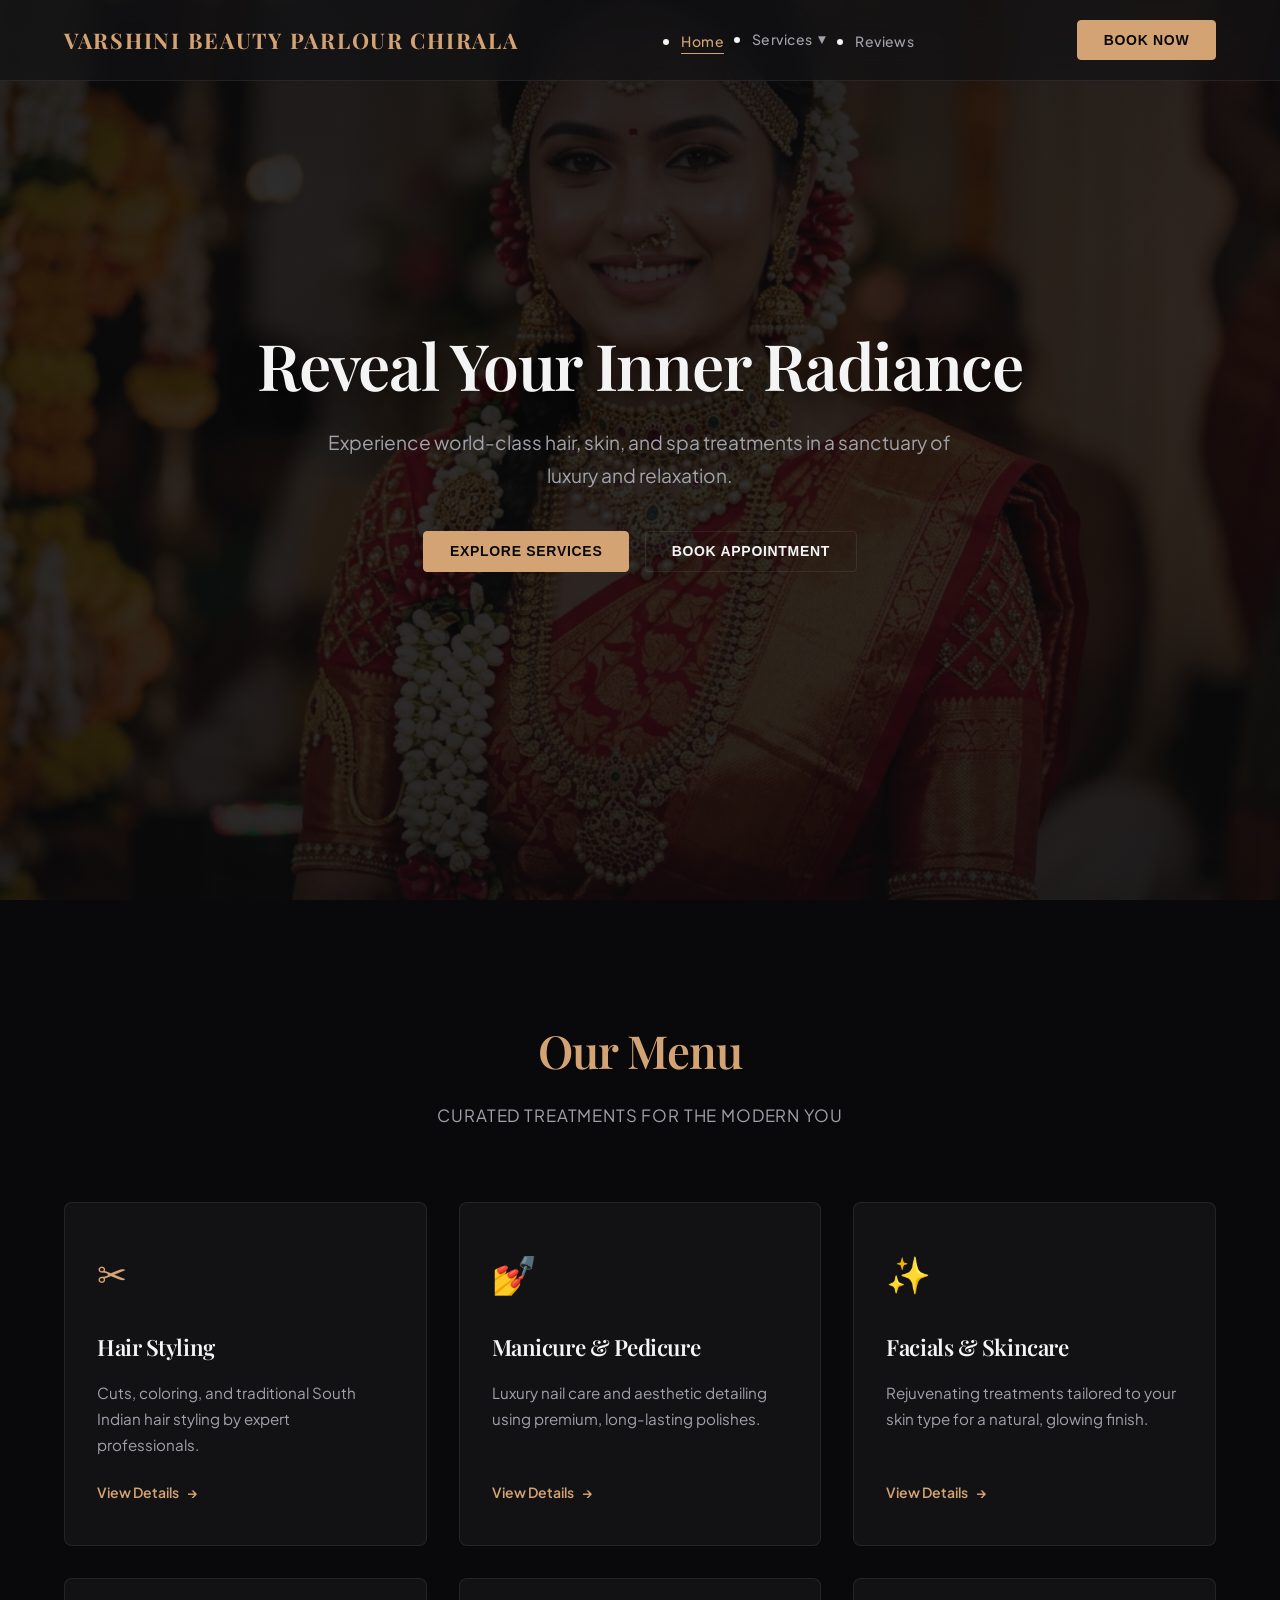
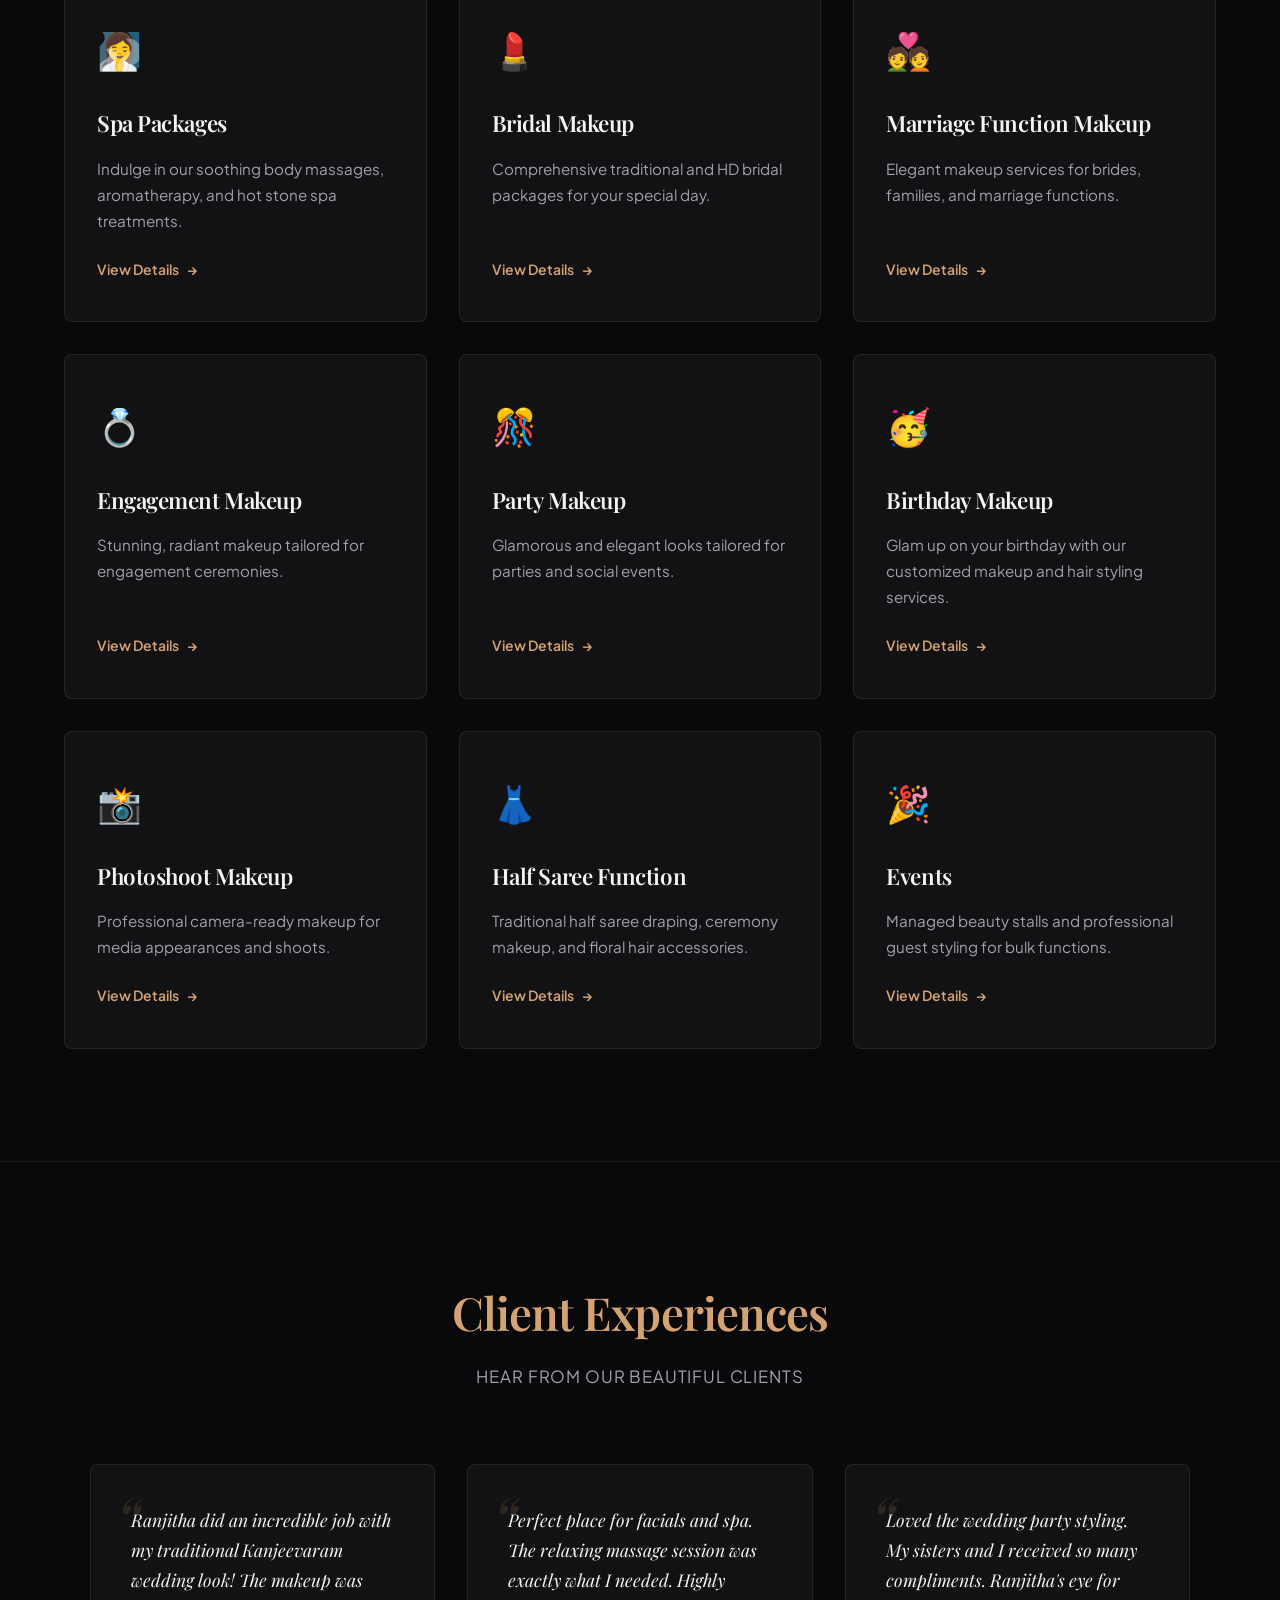
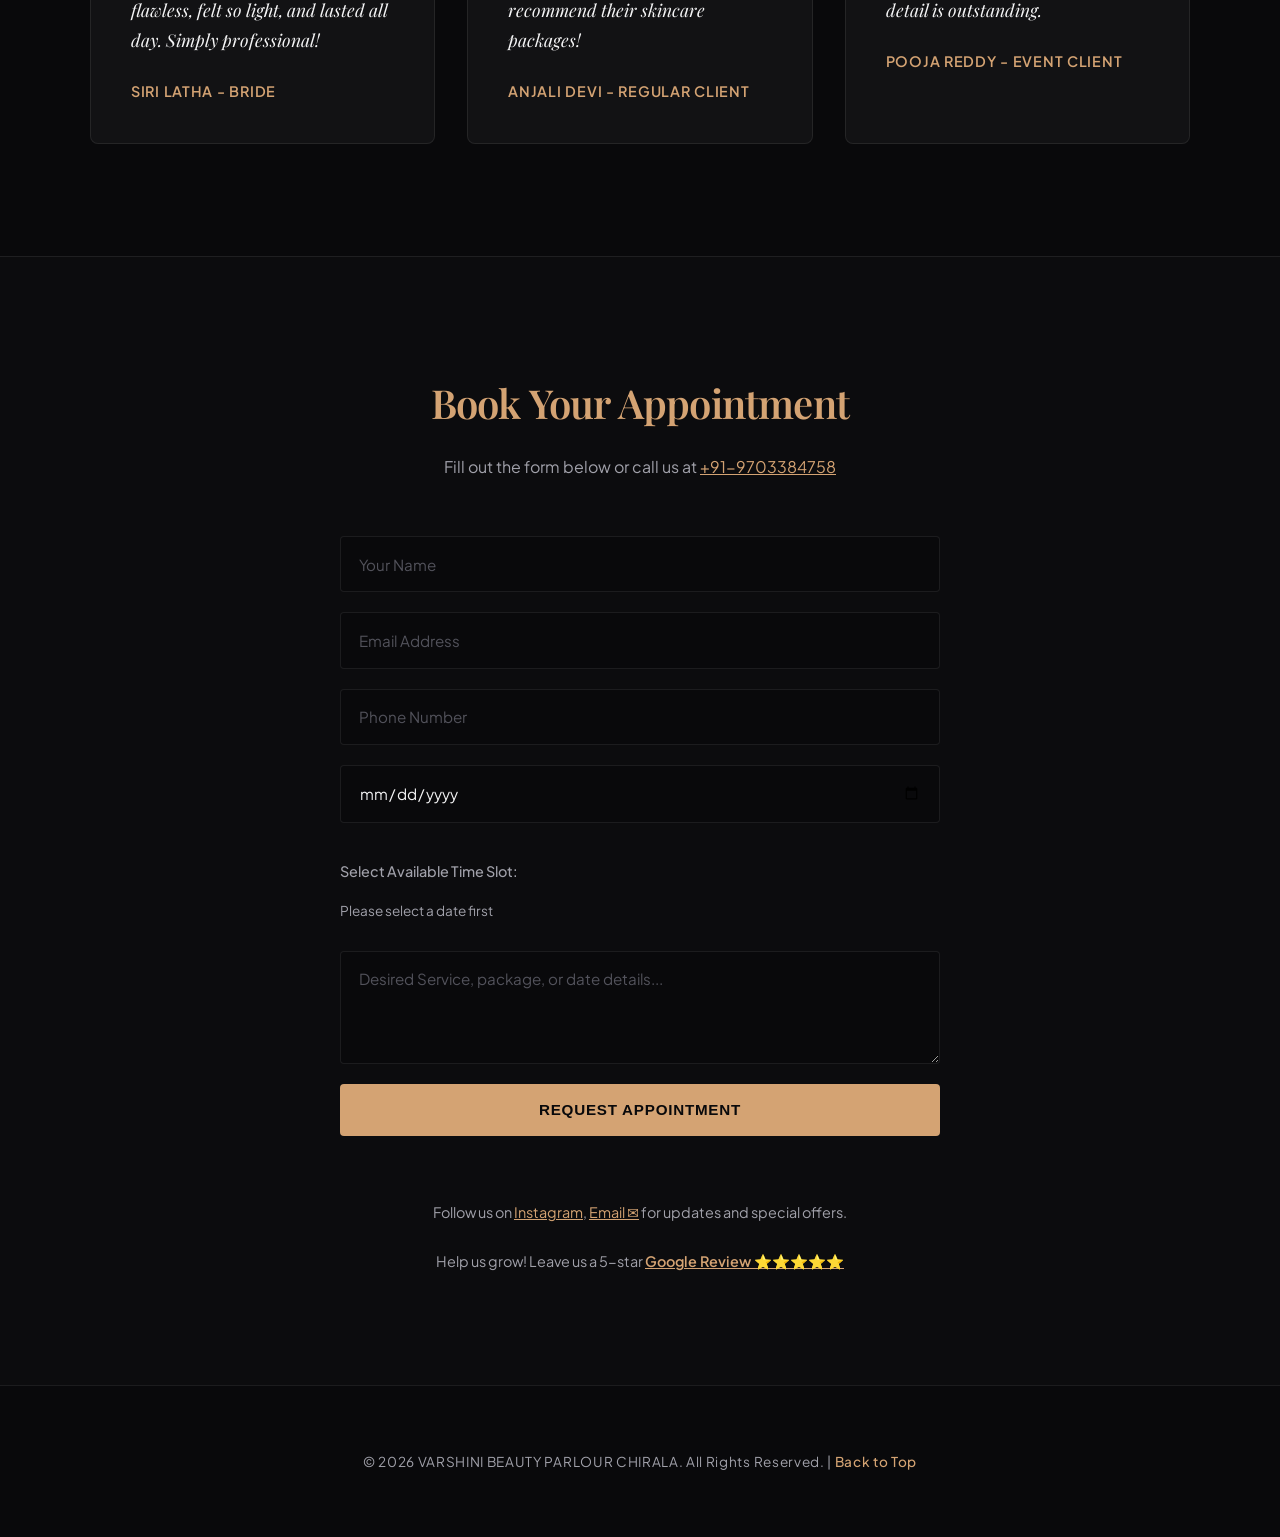
<file: index.html>
<!DOCTYPE html>
<html lang="en">
<head>
  <meta charset="UTF-8" />
  <meta name="viewport" content="width=device-width, initial-scale=1.0"/>
  <title>VARSHINI BEAUTY PARLOUR CHIRALA | Professional Luxury Salon & Bridal Artistry</title>
  <meta name="description" content="Experience world-class bridal makeup, hair styling, skin care, and luxury spa packages by Ranjitha Majeti, the premier makeup artist in Chirala. Request an appointment today." />
  <meta name="google-site-verification" content="VPCO5tsZPy_U1bqIwZZHNp5tPCseVTsMLmxn0uWT664" />
  
  <!-- CSS Stylesheet -->
  <link rel="stylesheet" href="style.css" />
  
  <!-- Favicon -->
  <link rel="icon" type="image/x-icon" href="images/favicon.ico">
  <link rel="canonical" href="https://varshinibeautyparlourchirala.vercel.app/" />
  <!-- Redirect GitHub Pages to Vercel (Primary Domain) -->
  <script>
    if (window.location.hostname.includes('github.io')) {
      const targetURL = window.location.href.replace('suhas882.github.io/PARLOUR', 'varshinibeautyparlourchirala.vercel.app');
      window.location.replace(targetURL);
    }
  </script>
</head>

<body>
  <header>
    <div class="logo">VARSHINI BEAUTY PARLOUR CHIRALA</div>

    <ul class="nav-links">
      <li><a href="index.html">Home</a></li>
      <li class="dropdown">
        <a class="dropdown-trigger">Services <span class="arrow">▼</span></a>
        <ul class="dropdown-menu">
          <li><a href="hair-styling.html">Hair Styling</a></li>
          <li><a href="manicure-pedicure.html">Manicure & Pedicure</a></li>
          <li><a href="facials-skincare.html">Facials & Skincare</a></li>
          <li><a href="spa-packages.html">Spa Packages</a></li>
          <li><a href="bridal-makeup.html">Bridal Makeup</a></li>
          <li><a href="Marriage-makeup.html">Marriage Makeup</a></li>
          <li><a href="engagement-makeup.html">Engagement Makeup</a></li>
          <li><a href="party-makeup.html">Party Makeup</a></li>
          <li><a href="birthday.html">Birthday Makeup</a></li>
          <li><a href="photoshoot-makeup.html">Photoshoot Makeup</a></li>
          <li><a href="mature-functions.html">Half Saree Function</a></li>
          <li><a href="events.html">Events & Stalls</a></li>
        </ul>
      </li>
      <li><a href="https://share.google/j1UJa43TyOJhqfgnO" target="_blank" rel="noopener noreferrer">Reviews</a></li>
    </ul>

    <button id="openBookingModal" class="btn-book" aria-haspopup="dialog" aria-controls="bookingModalBackdrop">Book Now</button>
  </header>

  <!-- Hero Section -->
  <section class="hero" id="hero" style="background-image: url('images/hero_bridal.png');">
    <div class="hero-content">
      <h1 class="fade-in-up">Reveal Your Inner Radiance</h1>
      <p class="fade-in-up">Experience world-class hair, skin, and spa treatments in a sanctuary of luxury and relaxation.</p>
      <div class="hero-cta fade-in-up">
        <button class="btn-book" onclick="document.getElementById('services').scrollIntoView({behavior:'smooth'});">Explore Services</button>
        <button class="btn-secondary" onclick="document.getElementById('contact').scrollIntoView({behavior:'smooth'});">Book Appointment</button>
      </div>
    </div>
  </section>

  <!-- Services Grid -->
  <section id="services" class="services">
    <div class="section-title fade-in-up">
      <h2>Our Menu</h2>
      <p>Curated treatments for the modern you</p>
    </div>

    <div class="services-grid">
      <a class="service-card fade-in-up" href="hair-styling.html">
        <div class="service-icon">✂️</div>
        <h3>Hair Styling</h3>
        <p>Cuts, coloring, and traditional South Indian hair styling by expert professionals.</p>
        <span class="service-card-link">View Details</span>
      </a>

      <a class="service-card fade-in-up" href="manicure-pedicure.html">
        <div class="service-icon">💅</div>
        <h3>Manicure & Pedicure</h3>
        <p>Luxury nail care and aesthetic detailing using premium, long-lasting polishes.</p>
        <span class="service-card-link">View Details</span>
      </a>

      <a class="service-card fade-in-up" href="facials-skincare.html">
        <div class="service-icon">✨</div>
        <h3>Facials & Skincare</h3>
        <p>Rejuvenating treatments tailored to your skin type for a natural, glowing finish.</p>
        <span class="service-card-link">View Details</span>
      </a>

      <a class="service-card fade-in-up" href="spa-packages.html">
        <div class="service-icon">🧖‍♀️</div>
        <h3>Spa Packages</h3>
        <p>Indulge in our soothing body massages, aromatherapy, and hot stone spa treatments.</p>
        <span class="service-card-link">View Details</span>
      </a>

      <a class="service-card fade-in-up" href="bridal-makeup.html">
        <div class="service-icon">💄</div>
        <h3>Bridal Makeup</h3>
        <p>Comprehensive traditional and HD bridal packages for your special day.</p>
        <span class="service-card-link">View Details</span>
      </a>

      <a class="service-card fade-in-up" href="Marriage-makeup.html">
        <div class="service-icon">💑</div>
        <h3>Marriage Function Makeup</h3>
        <p>Elegant makeup services for brides, families, and marriage functions.</p>
        <span class="service-card-link">View Details</span>
      </a>

      <a class="service-card fade-in-up" href="engagement-makeup.html">
        <div class="service-icon">💍</div>
        <h3>Engagement Makeup</h3>
        <p>Stunning, radiant makeup tailored for engagement ceremonies.</p>
        <span class="service-card-link">View Details</span>
      </a>

      <a class="service-card fade-in-up" href="party-makeup.html">
        <div class="service-icon">🎊</div>
        <h3>Party Makeup</h3>
        <p>Glamorous and elegant looks tailored for parties and social events.</p>
        <span class="service-card-link">View Details</span>
      </a>

      <a class="service-card fade-in-up" href="birthday.html">
        <div class="service-icon">🥳</div>
        <h3>Birthday Makeup</h3>
        <p>Glam up on your birthday with our customized makeup and hair styling services.</p>
        <span class="service-card-link">View Details</span>
      </a>

      <a class="service-card fade-in-up" href="photoshoot-makeup.html">
        <div class="service-icon">📸</div>
        <h3>Photoshoot Makeup</h3>
        <p>Professional camera-ready makeup for media appearances and shoots.</p>
        <span class="service-card-link">View Details</span>
      </a>

      <a class="service-card fade-in-up" href="mature-functions.html">
        <div class="service-icon">👗</div>
        <h3>Half Saree Function</h3>
        <p>Traditional half saree draping, ceremony makeup, and floral hair accessories.</p>
        <span class="service-card-link">View Details</span>
      </a>

      <a class="service-card fade-in-up" href="events.html">
        <div class="service-icon">🎉</div>
        <h3>Events</h3>
        <p>Managed beauty stalls and professional guest styling for bulk functions.</p>
        <span class="service-card-link">View Details</span>
      </a>
    </div>
  </section>

  <!-- Testimonials Section -->
  <section class="testimonials">
    <div class="section-title fade-in-up">
      <h2>Client Experiences</h2>
      <p>Hear from our beautiful clients</p>
    </div>
    <div class="testimonial-grid">
      <div class="testimonial-card fade-in-up">
        <div class="testimonial-quote">Ranjitha did an incredible job with my traditional Kanjeevaram wedding look! The makeup was flawless, felt so light, and lasted all day. Simply professional!</div>
        <div class="testimonial-author">Siri Latha - Bride</div>
      </div>
      <div class="testimonial-card fade-in-up">
        <div class="testimonial-quote">Perfect place for facials and spa. The relaxing massage session was exactly what I needed. Highly recommend their skincare packages!</div>
        <div class="testimonial-author">Anjali Devi - Regular Client</div>
      </div>
      <div class="testimonial-card fade-in-up">
        <div class="testimonial-quote">Loved the wedding party styling. My sisters and I received so many compliments. Ranjitha's eye for detail is outstanding.</div>
        <div class="testimonial-author">Pooja Reddy - Event Client</div>
      </div>
    </div>
  </section>

  <!-- Contact/Booking Form -->
  <section id="contact" class="contact" aria-labelledby="contactTitle">
    <div class="fade-in-up">
      <h2 id="contactTitle">Book Your Appointment</h2>
      <p>Fill out the form below or call us at <a href="tel:+919703384758" style="color:var(--primary); text-decoration:underline;">+91-9703384758</a></p>
    </div>

    <form id="bookingForm" action="https://hook.eu1.make.com/vsws8u75gg2c3345kpa3mipmmzl6y8ot" method="POST" class="fade-in-up">
      <input name="name" type="text" placeholder="Your Name" required />
      <input name="email" type="email" placeholder="Email Address" required />
      <input name="phone" type="tel" placeholder="Phone Number" />
      <div style="display: flex; gap: 1rem;">
        <input name="Date" type="date" placeholder="Date" required />
        <input name="Time" type="time" placeholder="Time" required />
      </div>  
      <textarea name="message" rows="4" placeholder="Desired Service, package, or date details..."></textarea>
      <button type="submit">Request Appointment</button>
    </form>

    <div class="fade-in-up" style="margin-top: 4rem; font-size: 0.9rem; text-align: center; color: var(--text-muted);">
      Follow us on
      <a href="https://www.instagram.com/ranjitha_chirala_makeup_artist?igsh=MXJxa2d5NXhjMjUxcQ==" target="_blank" rel="noopener noreferrer" style="color:var(--primary); text-decoration:underline;">Instagram</a>,
      <a href="mailto:majetiranjitha@gmail.com" style="color:var(--primary); text-decoration:underline;">Email ✉️</a> for updates and special offers.<br><br>Help us grow! Leave us a 5-star <a href="https://share.google/j1UJa43TyOJhqfgnO" target="_blank" rel="noopener noreferrer" style="color:var(--primary); text-decoration:underline; font-weight: 600;">Google Review ⭐⭐⭐⭐⭐</a>
    </div>
  </section>

  <!-- Footer -->
  <footer>
    <p>&copy; 2026 VARSHINI BEAUTY PARLOUR CHIRALA. All Rights Reserved. | <a href="index.html">Back to Top</a></p>
  </footer>

  <!-- Booking Modal -->
  <div id="bookingModalBackdrop" class="modal-backdrop" role="dialog" aria-modal="true" aria-labelledby="bookingModalTitle" aria-hidden="true">
    <div class="modal" role="document">
      <div class="modal-header">
        <div>
          <h3 id="bookingModalTitle" class="modal-title">Book with VARSHINI BEAUTY PARLOUR CHIRALA</h3>
          <p class="small" style="color: var(--text-muted); margin-top: 0.25rem;">Connect instantly or send a request below.</p>
        </div>
        <button class="modal-close" id="modalCloseBtn" aria-label="Close booking dialog">&times;</button>
      </div>

      <div class="modal-grid" id="bookingOptions">
        <a class="book-option" href="tel:+919703384758" title="Call us" rel="noopener">
          <div class="icon icon-call">📞</div>
          <div class="option-body">
            <strong>Call Now</strong>
            <div class="small">+91 97033 84758 — voice booking</div>
          </div>
        </a>

        <a class="book-option" target="_blank" href="https://wa.me/919703384758?text=Hi%20there!%20I%20would%20like%20to%20book%20an%20appointment." rel="noopener noreferrer">
          <div class="icon icon-whatsapp">💬</div>
          <div class="option-body">
            <strong>WhatsApp</strong>
            <div class="small">Quick chat & reference sharing</div>
          </div>
        </a>

        <a class="book-option" target="_blank" href="https://www.instagram.com/ranjitha_chirala_makeup_artist?igsh=MXJxa2d5NXhjMjUxcQ==" rel="noopener noreferrer">
          <div class="icon icon-social">📸</div>
          <div class="option-body">
            <strong>Instagram</strong>
            <div class="small">DM our luxury portfolio</div>
          </div>
        </a>
        
        <a class="book-option" href="mailto:majetiranjitha@gmail.com?subject=Appointment%20Request&body=Hi%2C%0A%0AI%20would%20like%20to%20book%20an%20appointment." rel="noopener">
          <div class="icon icon-email">✉️</div>
          <div class="option-body">
            <strong>Email Us</strong>
            <div class="small">majetiranjitha@gmail.com</div>
          </div>
        </a>

        <a class="book-option" target="_blank" href="https://youtube.com/@chiralamakeupartist?si=A1fp4ObJGxCZFMre" rel="noopener noreferrer">
          <div class="icon icon-youtube">▶️</div>
          <div class="option-body">
            <strong>YouTube Channel</strong>
            <div class="small">Watch our makeup makeovers</div>
          </div>
        </a>
          <a class="book-option" target="_blank" href="https://share.google/j1UJa43TyOJhqfgnO" rel="noopener noreferrer">
            <div class="icon" style="background: #4285F4;">⭐</div>
            <div class="option-body">
                <strong>Google Review</strong>
                <span class="small">Rate us 5-stars on Google Maps</span>
            </div>
          </a>

        <div id="openInlineForm" class="book-option" role="button" tabindex="0" aria-pressed="false" style="cursor: pointer;">
          <div class="icon icon-form">📝</div>
          <div class="option-body">
            <strong>Request Callback Form</strong>
            <div class="small">Fill form and we will call you</div>
          </div>
        </div>
      </div>

      <div id="modalFormWrap" class="modal-form">
        <form id="modalBookingForm" action="https://hook.eu1.make.com/vsws8u75gg2c3345kpa3mipmmzl6y8ot" method="POST">
          <input name="name" type="text" placeholder="Your Name" required />
          <input name="email" type="email" placeholder="Email Address" required />
          <input name="phone" type="tel" placeholder="Phone Number" />
          <input name="date" type="date" placeholder="Date" required />
          <input name="time" type="time" placeholder="Time" required />
          <textarea name="message" rows="3" placeholder="Preferred service or requirements"></textarea>
          <button type="submit">Submit Request</button>
        </form>
        <div id="modalFormMsg" class="small" style="display:none; margin-top:0.5rem;"></div>
      </div>
    </div>
  </div>

  <!-- Global Controller Script -->
  <script src="main.js"></script>
</body>
</html>
</file>
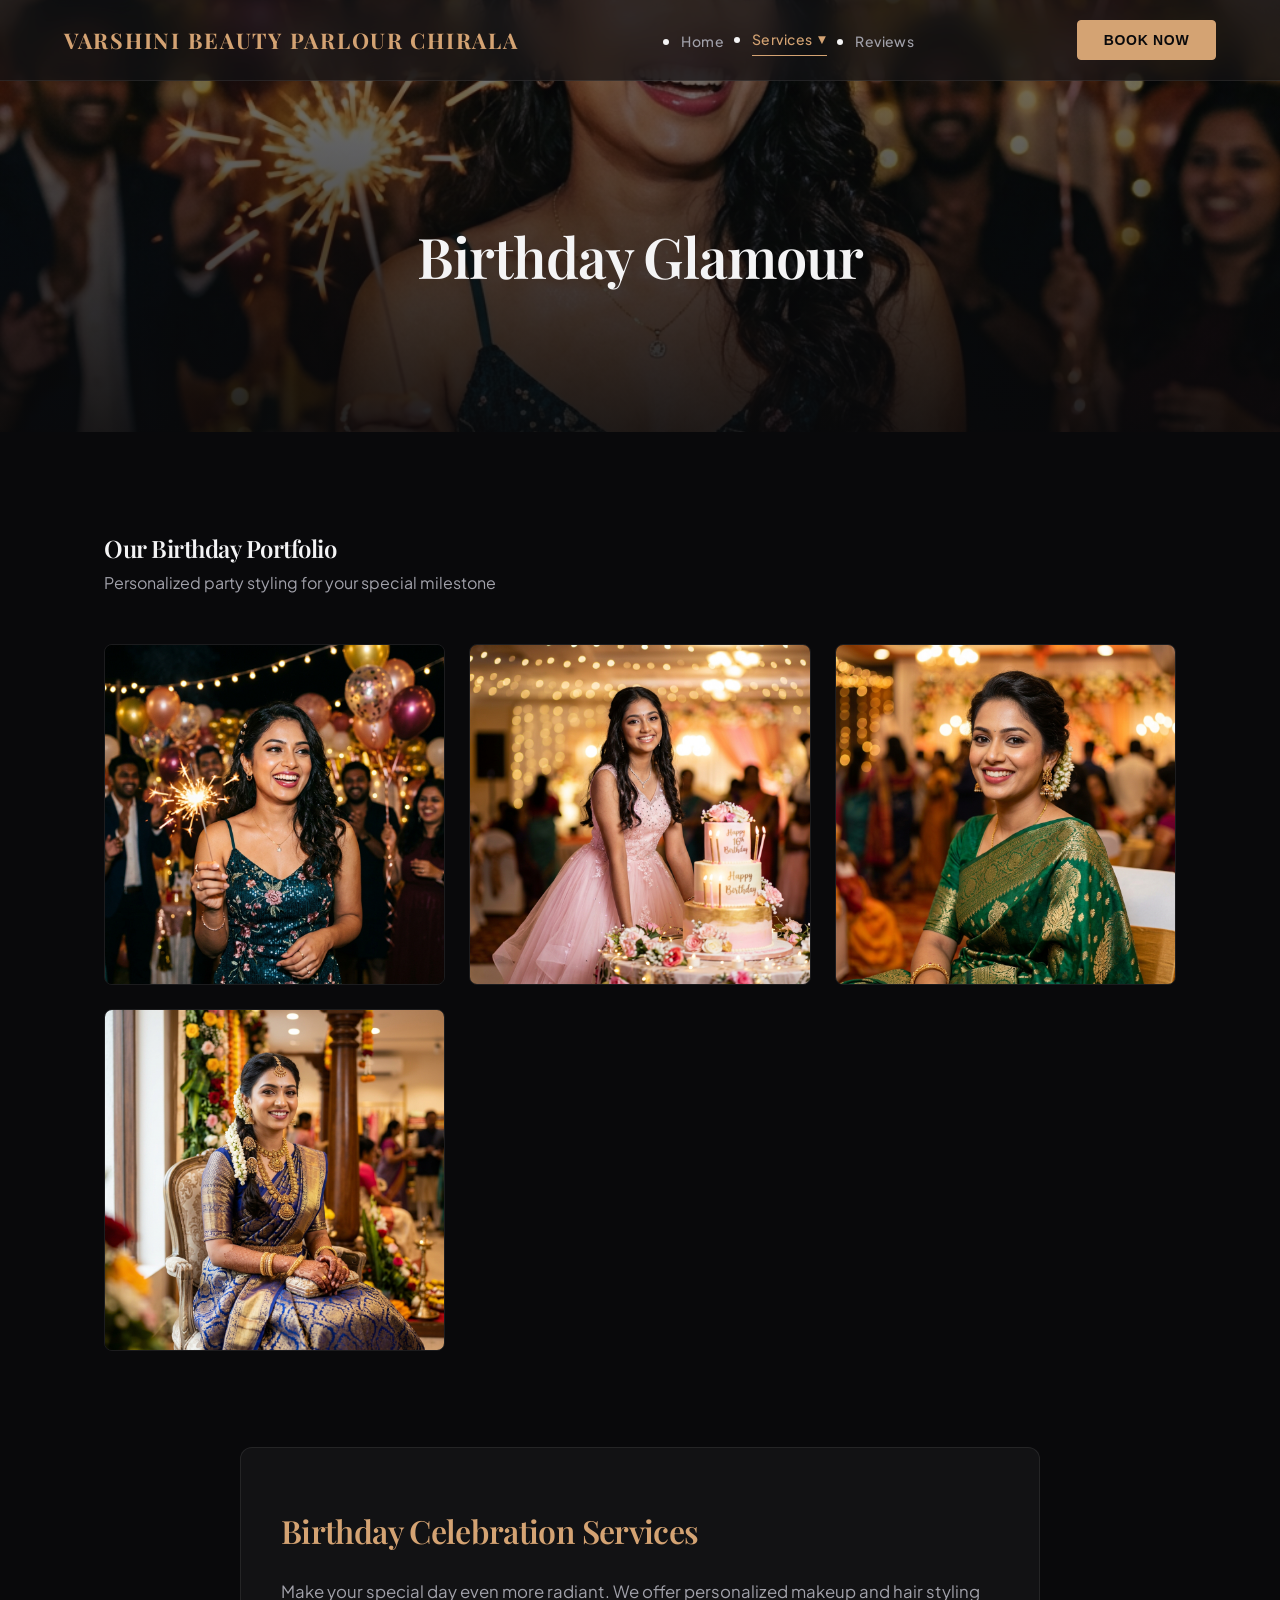
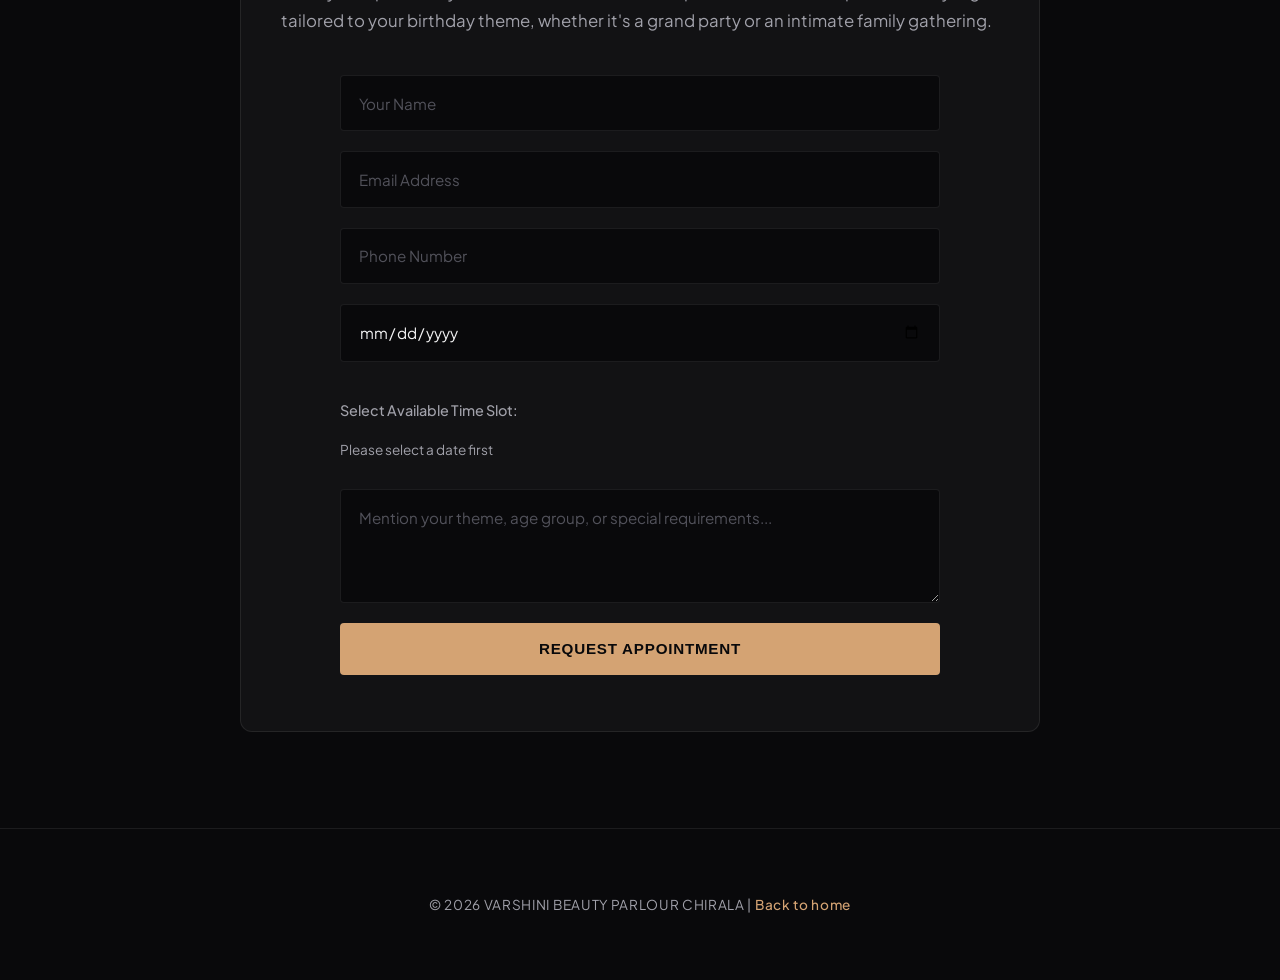
<file: birthday.html>
<!DOCTYPE html>
<html lang="en">
<head>
    <meta charset="utf-8"/>
    <meta name="viewport" content="width=device-width, initial-scale=1"/>
    <title>Birthday | VARSHINI BEAUTY PARLOUR CHIRALA</title>
    <link rel="stylesheet" href="style.css" />
    <link rel="icon" type="image/x-icon" href="images/favicon.ico">
  <link rel="canonical" href="https://varshinibeautyparlourchirala.vercel.app/birthday.html" />
  <!-- Redirect GitHub Pages to Vercel (Primary Domain) -->
  <script>
    if (window.location.hostname.includes('github.io')) {
      const targetURL = window.location.href.replace('suhas882.github.io/PARLOUR', 'varshinibeautyparlourchirala.vercel.app');
      window.location.replace(targetURL);
    }
  </script>
</head>
<body>
    <header>
        <div class="logo">VARSHINI BEAUTY PARLOUR CHIRALA</div>
        <ul class="nav-links">
      <li><a href="index.html">Home</a></li>
      <li class="dropdown">
        <a class="dropdown-trigger">Services <span class="arrow">▼</span></a>
        <ul class="dropdown-menu">
          <li><a href="hair-styling.html">Hair Styling</a></li>
          <li><a href="manicure-pedicure.html">Manicure & Pedicure</a></li>
          <li><a href="facials-skincare.html">Facials & Skincare</a></li>
          <li><a href="spa-packages.html">Spa Packages</a></li>
          <li><a href="bridal-makeup.html">Bridal Makeup</a></li>
          <li><a href="Marriage-makeup.html">Marriage Makeup</a></li>
          <li><a href="engagement-makeup.html">Engagement Makeup</a></li>
          <li><a href="party-makeup.html">Party Makeup</a></li>
          <li><a href="birthday.html">Birthday Makeup</a></li>
          <li><a href="photoshoot-makeup.html">Photoshoot Makeup</a></li>
          <li><a href="mature-functions.html">Half Saree Function</a></li>
          <li><a href="events.html">Events & Stalls</a></li>
        </ul>
      </li>
      <li><a href="https://share.google/j1UJa43TyOJhqfgnO" target="_blank" rel="noopener noreferrer">Reviews</a></li>
    </ul>
        <button id="openBookingModal" class="btn-book">Book Now</button>
    </header>

    <section class="subpage-hero" style="background-image: url('images/birthday_makeup_1.png');">
        <h1>Birthday Glamour</h1>
    </section>

    <main class="content">
        <section class="gallery-section fade-in-up">
            <h2>Our Birthday Portfolio</h2>
            <p style="color: var(--text-muted); margin-bottom: 2rem;">Personalized party styling for your special milestone</p>
            <div class="gallery-grid">
                <div class="gallery-item"><img src="images/birthday_makeup_1.png" alt="Birthday Look 1"></div>
                <div class="gallery-item"><img src="images/birthday_makeup_2.png" alt="Birthday Look 2"></div>
                <div class="gallery-item"><img src="images/party_makeup.png" alt="Birthday Look 3"></div>
                <div class="gallery-item"><img src="images/engagement_look.png" alt="Birthday Look 4"></div>
            </div>
        </section>

        <div class="service-details fade-in-up">
            <h2>Birthday Celebration Services</h2>
            <p>Make your special day even more radiant. We offer personalized makeup and hair styling tailored to your birthday theme, whether it's a grand party or an intimate family gathering.</p>

            <form id="birthdayPageForm" action="https://hook.eu1.make.com/vsws8u75gg2c3345kpa3mipmmzl6y8ot" method="POST">
                <input name="name" type="text" placeholder="Your Name" required />
                <input name="email" type="email" placeholder="Email Address" required />
                <input name="phone" type="tel" placeholder="Phone Number" required />
                
                <div style="display: flex; gap: 10px;">
                    <input name="date" type="date" required style="flex: 1;" />
                    <input name="time" type="time" required style="flex: 1;" />
                </div>

                <input type="hidden" name="service" value="Birthday Makeup">

                <textarea name="message" rows="4" placeholder="Mention your theme, age group, or special requirements..."></textarea>
                
                <button type="submit">Request Appointment</button>
            </form>
        </div>
    </main>

    <footer>
        &copy; 2026 VARSHINI BEAUTY PARLOUR CHIRALA | <a href="index.html">Back to home</a>
    </footer>

    <!-- Booking Modal -->
    <div id="bookingModalBackdrop" class="modal-backdrop">
      <div class="modal">
        <div class="modal-header">
          <h3 class="modal-title">Book with VARSHINI BEAUTY PARLOUR CHIRALA</h3>
          <button class="modal-close" id="modalCloseBtn">&times;</button>
        </div>
        <div class="modal-grid">
          <a class="book-option" href="tel:+919703384758">
            <div class="icon icon-call">📞</div>
            <div class="option-body">
                <strong>Call Now</strong>
                <span class="small">+91 97033 84758</span>
            </div>
          </a>
          <a class="book-option" target="_blank" href="https://wa.me/919703384758?text=Hi! I want to book a Birthday Glamour session.">
            <div class="icon icon-whatsapp">💬</div>
            <div class="option-body">
                <strong>WhatsApp</strong>
                <span class="small">Chat & share photos</span>
            </div>
          </a>
          <a class="book-option" target="_blank" href="https://www.instagram.com/ranjitha_chirala_makeup_artist?igsh=MXJxa2d5NXhjMjUxcQ==">
            <div class="icon icon-instagram">📸</div>
            <div class="option-body">
                <strong>Instagram</strong>
                <span class="small">DM our portfolio</span>
            </div>
          </a>
          <a class="book-option" href="mailto:majetiranjitha@gmail.com">
            <div class="icon icon-email">✉️</div>
            <div class="option-body">
                <strong>Email</strong>
                <span class="small">Send detailed requests</span>
            </div>
          </a>
          <a class="book-option" target="_blank" href="https://youtube.com/@chiralamakeupartist?si=A1fp4ObJGxCZFMre">
            <div class="icon icon-youtube">▶️</div>
            <div class="option-body">
                <strong>YouTube</strong>
                <span class="small">Watch our process</span>
            </div>
          </a>
          <a class="book-option" target="_blank" href="https://share.google/j1UJa43TyOJhqfgnO" rel="noopener noreferrer">
            <div class="icon" style="background: #4285F4;">⭐</div>
            <div class="option-body">
                <strong>Google Review</strong>
                <span class="small">Rate us 5-stars on Google Maps</span>
            </div>
          </a>
          <div id="openInlineForm" class="book-option" style="cursor: pointer;">
            <div class="icon icon-form" style="background: #f6ad55;">📝</div>
            <div class="option-body">
                <strong>Request Form</strong>
                <span class="small">Fill details below</span>
            </div>
          </div>
        </div>

        <div id="modalFormWrap" class="modal-form">
          <form id="modalBookingForm" action="https://hook.eu1.make.com/vsws8u75gg2c3345kpa3mipmmzl6y8ot" method="POST">
            <input name="name" type="text" placeholder="Your Name" required />
            <input name="phone" type="tel" placeholder="Phone Number" required />
            <input name="email" type="email" placeholder="Email" required />
            <input name="date" type="date" required />
            <input name="time" type="time" required />
            <input name="service" type="hidden" value="Birthday Makeup">
            <textarea name="message" rows="3" placeholder="Additional details"></textarea>
            <button type="submit">Submit Request</button>
          </form>
          <div id="modalFormMsg" class="small" style="display:none; margin-top:0.5rem;"></div>
        </div>
      </div>
    </div>

    <script src="main.js"></script>
</body>
</html>
</file>
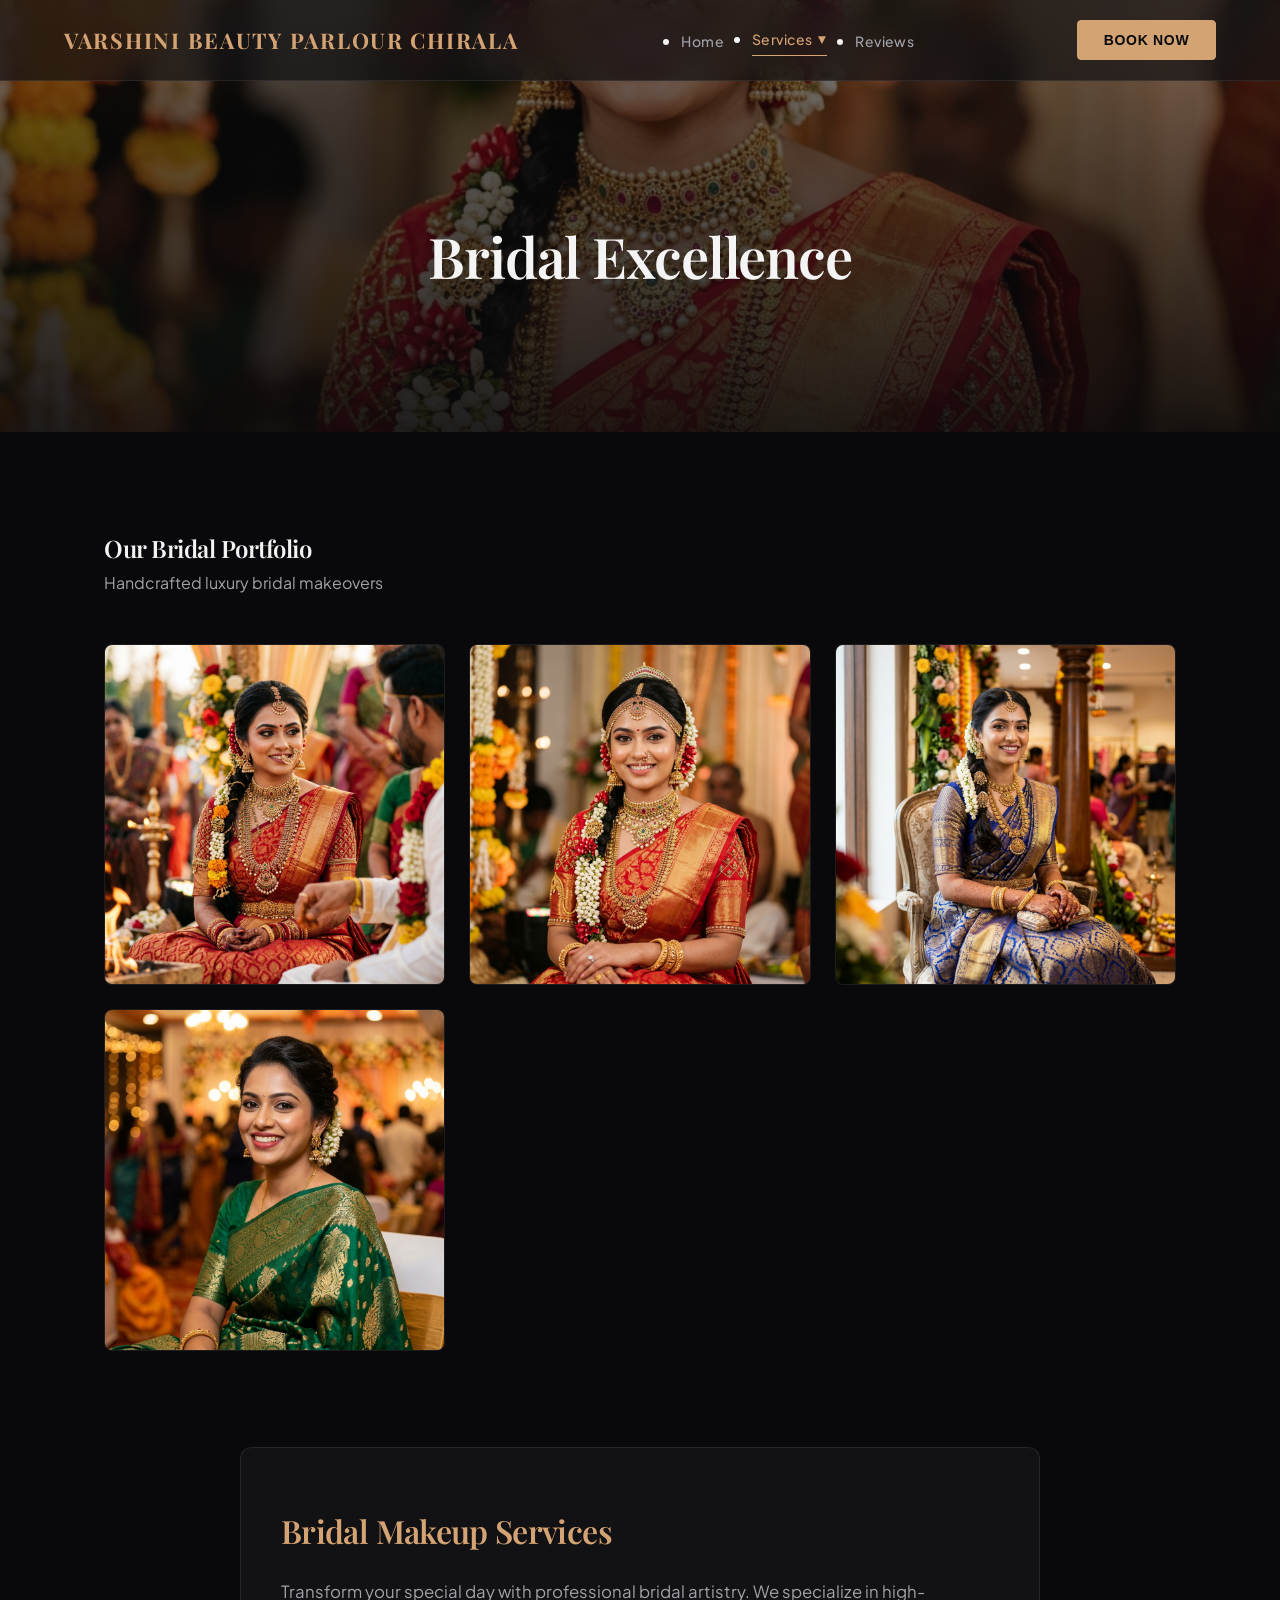
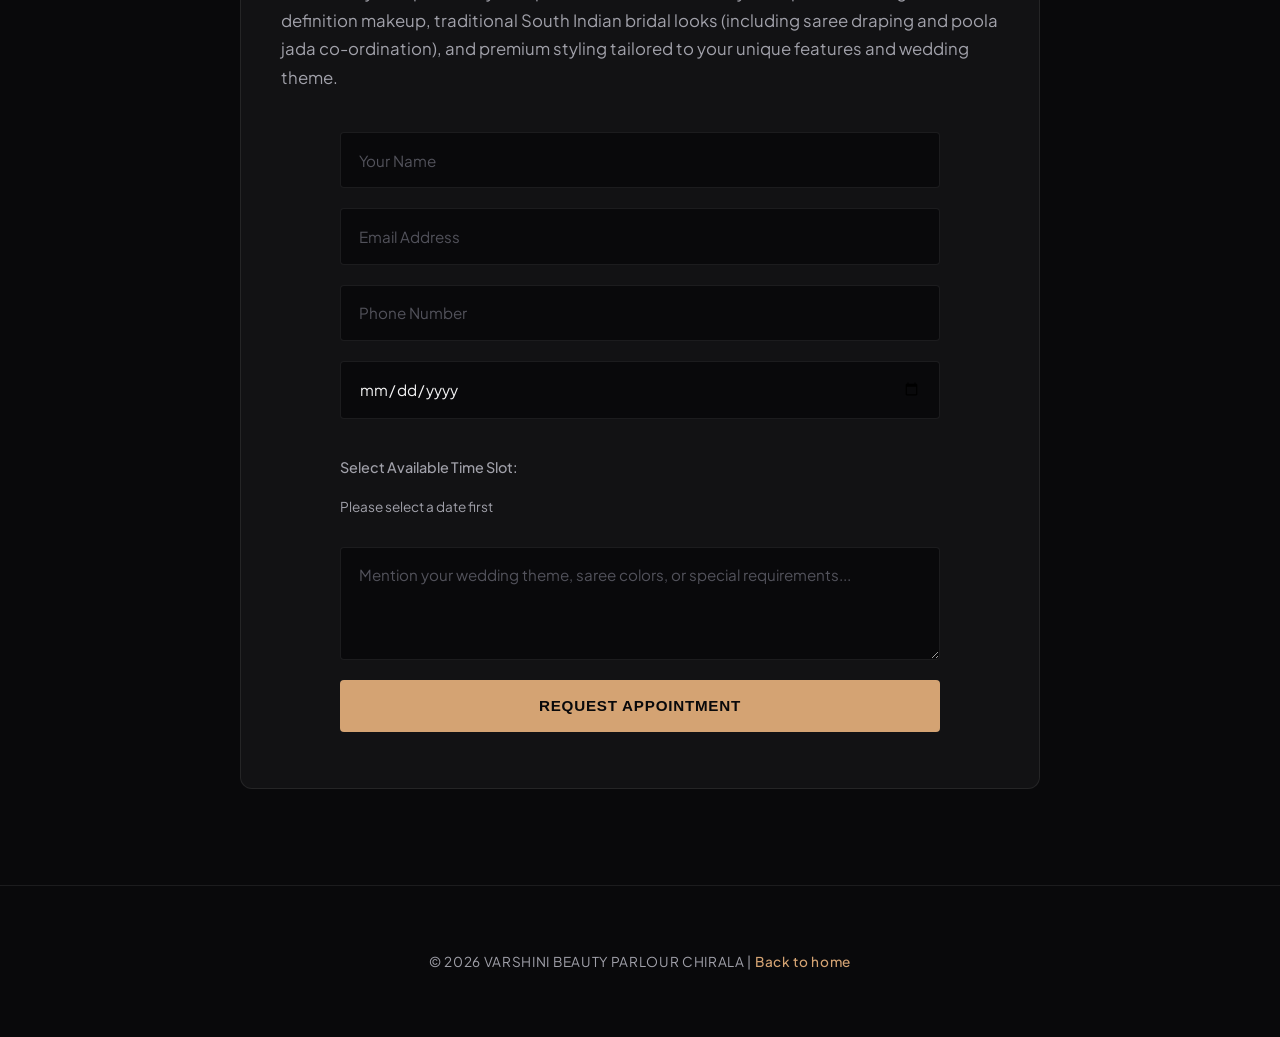
<file: bridal-makeup.html>
<!DOCTYPE html>
<html lang="en">
<head>
    <meta charset="utf-8"/>
    <meta name="viewport" content="width=device-width, initial-scale=1"/>
    <title>Bridal Makeup | VARSHINI BEAUTY PARLOUR CHIRALA</title>
    <link rel="stylesheet" href="style.css" />
    <link rel="icon" type="image/x-icon" href="images/favicon.ico">
  <link rel="canonical" href="https://varshinibeautyparlourchirala.vercel.app/bridal-makeup.html" />
  <!-- Redirect GitHub Pages to Vercel (Primary Domain) -->
  <script>
    if (window.location.hostname.includes('github.io')) {
      const targetURL = window.location.href.replace('suhas882.github.io/PARLOUR', 'varshinibeautyparlourchirala.vercel.app');
      window.location.replace(targetURL);
    }
  </script>
</head>
<body>
    <header>
        <div class="logo">VARSHINI BEAUTY PARLOUR CHIRALA</div>
        <ul class="nav-links">
      <li><a href="index.html">Home</a></li>
      <li class="dropdown">
        <a class="dropdown-trigger">Services <span class="arrow">▼</span></a>
        <ul class="dropdown-menu">
          <li><a href="hair-styling.html">Hair Styling</a></li>
          <li><a href="manicure-pedicure.html">Manicure & Pedicure</a></li>
          <li><a href="facials-skincare.html">Facials & Skincare</a></li>
          <li><a href="spa-packages.html">Spa Packages</a></li>
          <li><a href="bridal-makeup.html">Bridal Makeup</a></li>
          <li><a href="Marriage-makeup.html">Marriage Makeup</a></li>
          <li><a href="engagement-makeup.html">Engagement Makeup</a></li>
          <li><a href="party-makeup.html">Party Makeup</a></li>
          <li><a href="birthday.html">Birthday Makeup</a></li>
          <li><a href="photoshoot-makeup.html">Photoshoot Makeup</a></li>
          <li><a href="mature-functions.html">Half Saree Function</a></li>
          <li><a href="events.html">Events & Stalls</a></li>
        </ul>
      </li>
      <li><a href="https://share.google/j1UJa43TyOJhqfgnO" target="_blank" rel="noopener noreferrer">Reviews</a></li>
    </ul>
        <button id="openBookingModal" class="btn-book">Book Now</button>
    </header>

    <section class="subpage-hero" style="background-image: url('images/hero_bridal.png');">
        <h1>Bridal Excellence</h1>
    </section>

    <main class="content">
        <section class="gallery-section fade-in-up">
            <h2>Our Bridal Portfolio</h2>
            <p style="color: var(--text-muted); margin-bottom: 2rem;">Handcrafted luxury bridal makeovers</p>
            <div class="gallery-grid">
                <div class="gallery-item"><img src="images/bridal_saree_look.png" alt="Traditional South Indian Bride Saree Look"></div>
                <div class="gallery-item"><img src="images/hero_bridal.png" alt="Luxury Royal Gold Bridal Look"></div>
                <div class="gallery-item"><img src="images/engagement_look.png" alt="Radiant Engagement Glow Look"></div>
                <div class="gallery-item"><img src="images/party_makeup.png" alt="Elegant Reception Makeover"></div>
            </div>
        </section>

        <div class="service-details fade-in-up">
            <h2>Bridal Makeup Services</h2>
            <p>Transform your special day with professional bridal artistry. We specialize in high-definition makeup, traditional South Indian bridal looks (including saree draping and poola jada co-ordination), and premium styling tailored to your unique features and wedding theme.</p>

            <form id="bridalPageForm" action="https://hook.eu1.make.com/vsws8u75gg2c3345kpa3mipmmzl6y8ot" method="POST">
                <input name="name" type="text" placeholder="Your Name" required />
                <input name="email" type="email" placeholder="Email Address" required />
                <input name="phone" type="tel" placeholder="Phone Number" required />
                
                <div style="display: flex; gap: 10px;">
                    <input name="date" type="date" required style="flex: 1;" />
                    <input name="time" type="time" required style="flex: 1;" />
                </div>

                <input type="hidden" name="service" value="Bridal Makeup">

                <textarea name="message" rows="4" placeholder="Mention your wedding theme, saree colors, or special requirements..."></textarea>
                
                <button type="submit">Request Appointment</button>
            </form>
        </div>
    </main>

    <footer>
        &copy; 2026 VARSHINI BEAUTY PARLOUR CHIRALA | <a href="index.html">Back to home</a>
    </footer>

    <!-- Booking Modal -->
    <div id="bookingModalBackdrop" class="modal-backdrop">
      <div class="modal">
        <div class="modal-header">
          <h3 class="modal-title">Book with VARSHINI BEAUTY PARLOUR CHIRALA</h3>
          <button class="modal-close" id="modalCloseBtn">&times;</button>
        </div>
        <div class="modal-grid">
          <a class="book-option" href="tel:+919703384758">
            <div class="icon icon-call">📞</div>
            <div class="option-body">
                <strong>Call Now</strong>
                <span class="small">+91 97033 84758</span>
            </div>
          </a>
          <a class="book-option" target="_blank" href="https://wa.me/919703384758?text=Hi! I am interested in booking a Bridal Makeup session.">
            <div class="icon icon-whatsapp">💬</div>
            <div class="option-body">
                <strong>WhatsApp</strong>
                <span class="small">Chat & share photos</span>
            </div>
          </a>
          <a class="book-option" target="_blank" href="https://www.instagram.com/ranjitha_chirala_makeup_artist?igsh=MXJxa2d5NXhjMjUxcQ==">
            <div class="icon icon-instagram">📸</div>
            <div class="option-body">
                <strong>Instagram</strong>
                <span class="small">DM our portfolio</span>
            </div>
          </a>
          <a class="book-option" href="mailto:majetiranjitha@gmail.com">
            <div class="icon icon-email">✉️</div>
            <div class="option-body">
                <strong>Email</strong>
                <span class="small">Send detailed requests</span>
            </div>
          </a>
          <a class="book-option" target="_blank" href="https://youtube.com/@chiralamakeupartist?si=A1fp4ObJGxCZFMre">
            <div class="icon icon-youtube">▶️</div>
            <div class="option-body">
                <strong>YouTube</strong>
                <span class="small">Watch our process</span>
            </div>
          </a>
          <a class="book-option" target="_blank" href="https://share.google/j1UJa43TyOJhqfgnO" rel="noopener noreferrer">
            <div class="icon" style="background: #4285F4;">⭐</div>
            <div class="option-body">
                <strong>Google Review</strong>
                <span class="small">Rate us 5-stars on Google Maps</span>
            </div>
          </a>
          <div id="openInlineForm" class="book-option" style="cursor: pointer;">
            <div class="icon icon-form" style="background: #f6ad55;">📝</div>
            <div class="option-body">
                <strong>Request Form</strong>
                <span class="small">Fill details below</span>
            </div>
          </div>
        </div>

        <div id="modalFormWrap" class="modal-form">
          <form id="modalBookingForm" action="https://hook.eu1.make.com/vsws8u75gg2c3345kpa3mipmmzl6y8ot" method="POST">
            <input name="name" type="text" placeholder="Your Name" required />
            <input name="phone" type="tel" placeholder="Phone Number" required />
            <input name="email" type="email" placeholder="Email" required />
            <input name="date" type="date" required />
            <input name="time" type="time" required />
            <input name="service" type="hidden" value="Bridal Makeup">
            <textarea name="message" rows="3" placeholder="Wedding details"></textarea>
            <button type="submit">Submit Request</button>
          </form>
          <div id="modalFormMsg" class="small" style="display:none; margin-top:0.5rem;"></div>
        </div>
      </div>
    </div>

    <script src="main.js"></script>
</body>
</html>
</file>
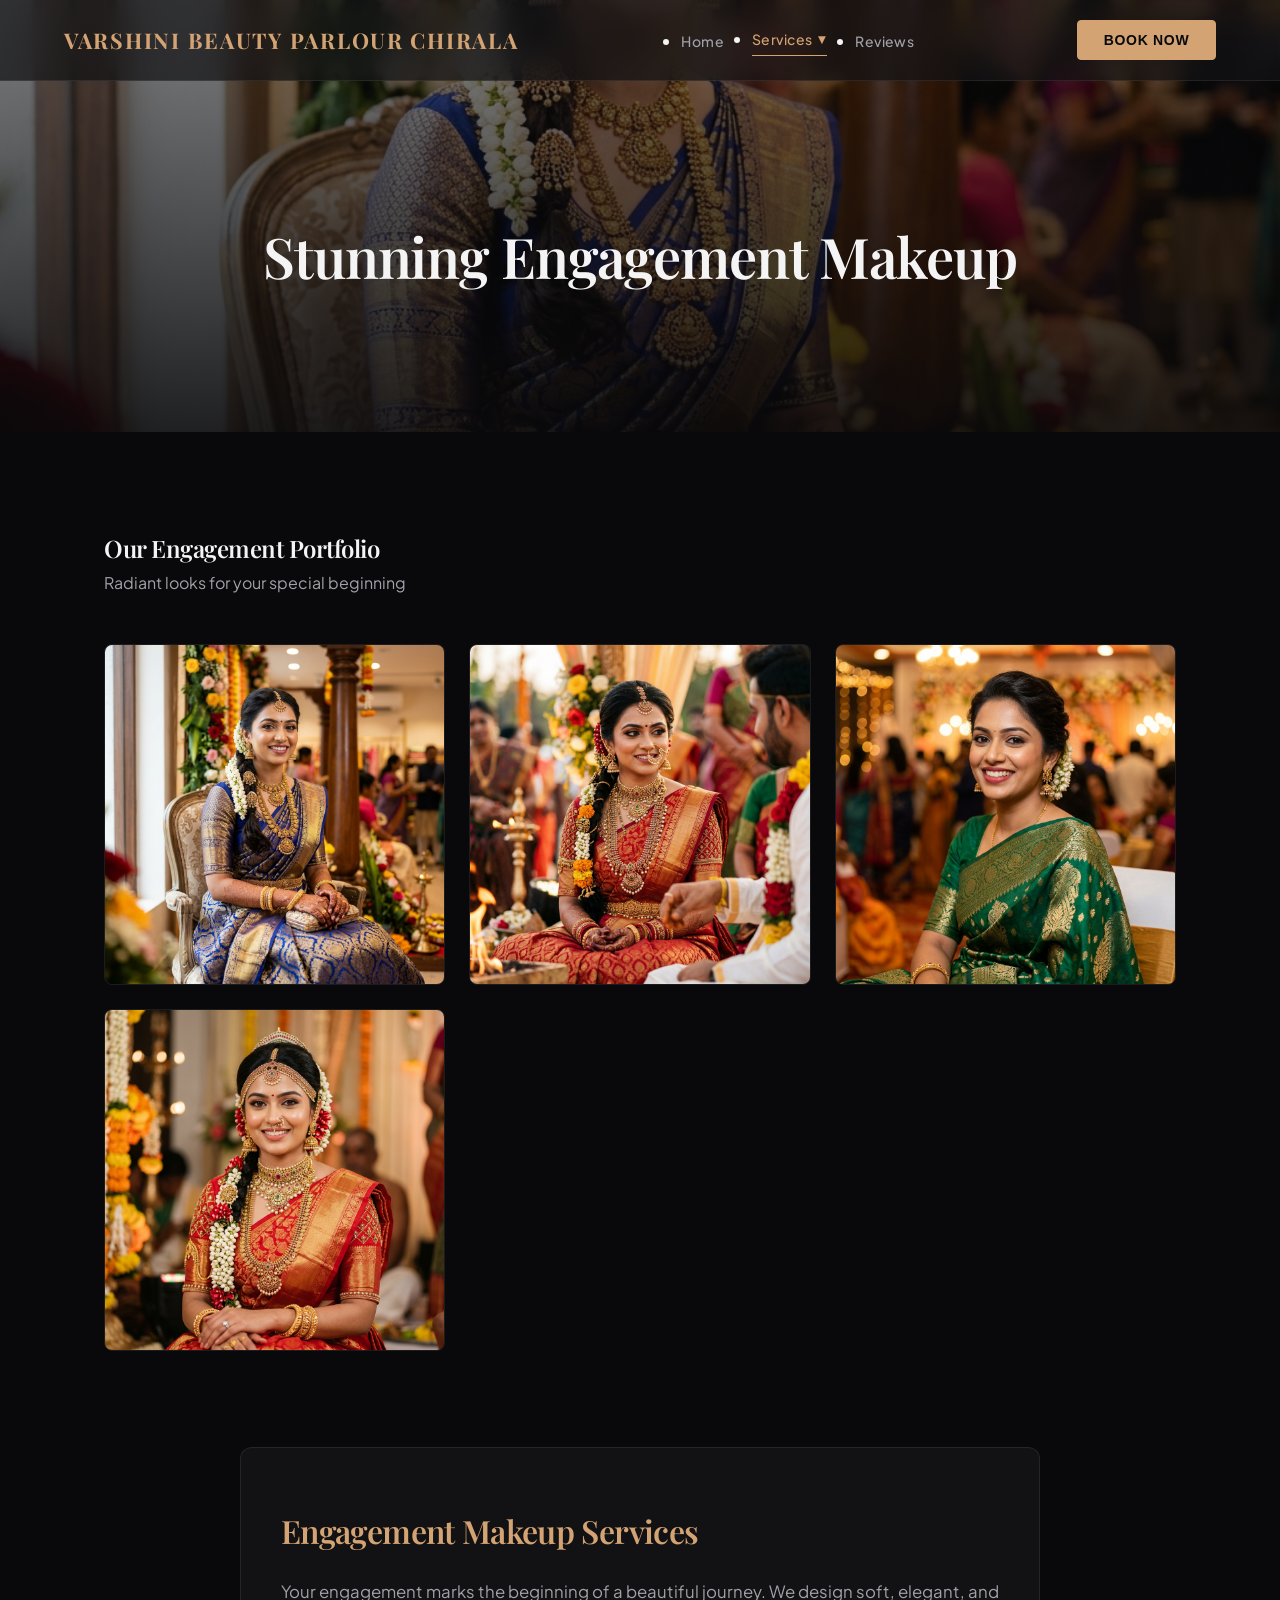
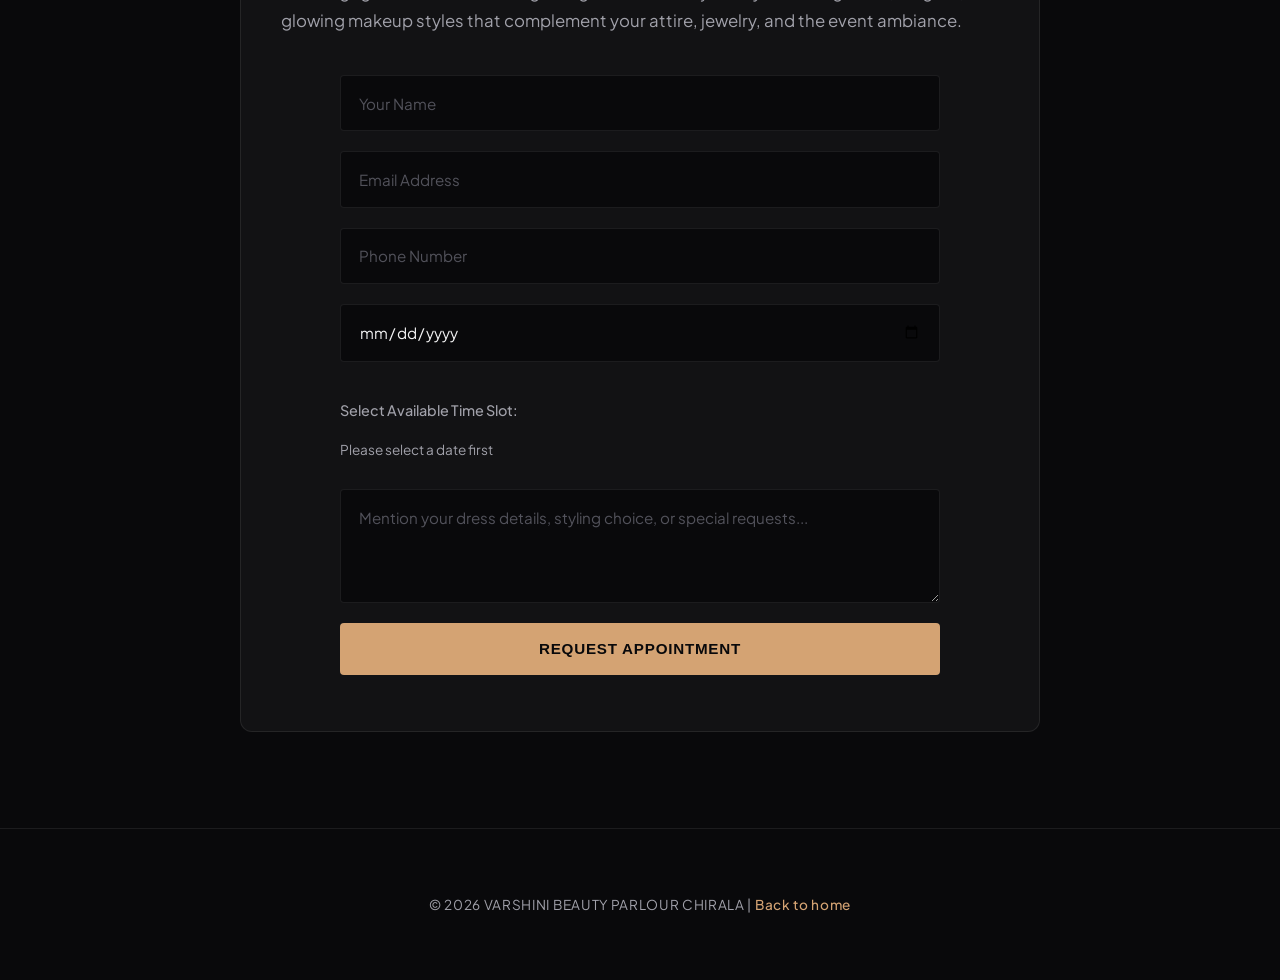
<file: engagement-makeup.html>
<!DOCTYPE html>
<html lang="en">
<head>
    <meta charset="utf-8"/>
    <meta name="viewport" content="width=device-width, initial-scale=1"/>
    <title>Engagement Makeup | VARSHINI BEAUTY PARLOUR CHIRALA</title>
    <link rel="stylesheet" href="style.css" />
    <link rel="icon" type="image/x-icon" href="images/favicon.ico">
  <link rel="canonical" href="https://varshinibeautyparlourchirala.vercel.app/engagement-makeup.html" />
  <!-- Redirect GitHub Pages to Vercel (Primary Domain) -->
  <script>
    if (window.location.hostname.includes('github.io')) {
      const targetURL = window.location.href.replace('suhas882.github.io/PARLOUR', 'varshinibeautyparlourchirala.vercel.app');
      window.location.replace(targetURL);
    }
  </script>
</head>
<body>
    <header>
        <div class="logo">VARSHINI BEAUTY PARLOUR CHIRALA</div>
        <ul class="nav-links">
      <li><a href="index.html">Home</a></li>
      <li class="dropdown">
        <a class="dropdown-trigger">Services <span class="arrow">▼</span></a>
        <ul class="dropdown-menu">
          <li><a href="hair-styling.html">Hair Styling</a></li>
          <li><a href="manicure-pedicure.html">Manicure & Pedicure</a></li>
          <li><a href="facials-skincare.html">Facials & Skincare</a></li>
          <li><a href="spa-packages.html">Spa Packages</a></li>
          <li><a href="bridal-makeup.html">Bridal Makeup</a></li>
          <li><a href="Marriage-makeup.html">Marriage Makeup</a></li>
          <li><a href="engagement-makeup.html">Engagement Makeup</a></li>
          <li><a href="party-makeup.html">Party Makeup</a></li>
          <li><a href="birthday.html">Birthday Makeup</a></li>
          <li><a href="photoshoot-makeup.html">Photoshoot Makeup</a></li>
          <li><a href="mature-functions.html">Half Saree Function</a></li>
          <li><a href="events.html">Events & Stalls</a></li>
        </ul>
      </li>
      <li><a href="https://share.google/j1UJa43TyOJhqfgnO" target="_blank" rel="noopener noreferrer">Reviews</a></li>
    </ul>
        <button id="openBookingModal" class="btn-book">Book Now</button>
    </header>

    <section class="subpage-hero" style="background-image: url('images/engagement_look.png');">
        <h1>Stunning Engagement Makeup</h1>
    </section>

    <main class="content">
        <section class="gallery-section fade-in-up">
            <h2>Our Engagement Portfolio</h2>
            <p style="color: var(--text-muted); margin-bottom: 2rem;">Radiant looks for your special beginning</p>
            <div class="gallery-grid">
                <div class="gallery-item"><img src="images/engagement_look.png" alt="Engagement Look 1"></div>
                <div class="gallery-item"><img src="images/bridal_saree_look.png" alt="Engagement Look 2"></div>
                <div class="gallery-item"><img src="images/party_makeup.png" alt="Engagement Look 3"></div>
                <div class="gallery-item"><img src="images/hero_bridal.png" alt="Engagement Look 4"></div>
            </div>
        </section>

        <div class="service-details fade-in-up">
            <h2>Engagement Makeup Services</h2>
            <p>Your engagement marks the beginning of a beautiful journey. We design soft, elegant, and glowing makeup styles that complement your attire, jewelry, and the event ambiance.</p>

            <form id="engagementPageForm" action="https://hook.eu1.make.com/vsws8u75gg2c3345kpa3mipmmzl6y8ot" method="POST">
                <input name="name" type="text" placeholder="Your Name" required />
                <input name="email" type="email" placeholder="Email Address" required />
                <input name="phone" type="tel" placeholder="Phone Number" required />
                
                <div style="display: flex; gap: 10px;">
                    <input name="date" type="date" required style="flex: 1;" />
                    <input name="time" type="time" required style="flex: 1;" />
                </div>

                <input type="hidden" name="service" value="Engagement Makeup">

                <textarea name="message" rows="4" placeholder="Mention your dress details, styling choice, or special requests..."></textarea>
                
                <button type="submit">Request Appointment</button>
            </form>
        </div>
    </main>

    <footer>
        &copy; 2026 VARSHINI BEAUTY PARLOUR CHIRALA | <a href="index.html">Back to home</a>
    </footer>

    <!-- Booking Modal -->
    <div id="bookingModalBackdrop" class="modal-backdrop">
      <div class="modal">
        <div class="modal-header">
          <h3 class="modal-title">Book with VARSHINI BEAUTY PARLOUR CHIRALA</h3>
          <button class="modal-close" id="modalCloseBtn">&times;</button>
        </div>
        <div class="modal-grid">
          <a class="book-option" href="tel:+919703384758">
            <div class="icon icon-call">📞</div>
            <div class="option-body">
                <strong>Call Now</strong>
                <span class="small">+91 97033 84758</span>
            </div>
          </a>
          <a class="book-option" target="_blank" href="https://wa.me/919703384758?text=Hi! I would like to book an Engagement Makeup session.">
            <div class="icon icon-whatsapp">💬</div>
            <div class="option-body">
                <strong>WhatsApp</strong>
                <span class="small">Chat & share photos</span>
            </div>
          </a>
          <a class="book-option" target="_blank" href="https://www.instagram.com/ranjitha_chirala_makeup_artist?igsh=MXJxa2d5NXhjMjUxcQ==">
            <div class="icon icon-instagram">📸</div>
            <div class="option-body">
                <strong>Instagram</strong>
                <span class="small">DM our portfolio</span>
            </div>
          </a>
          <a class="book-option" href="mailto:majetiranjitha@gmail.com">
            <div class="icon icon-email">✉️</div>
            <div class="option-body">
                <strong>Email</strong>
                <span class="small">Send detailed requests</span>
            </div>
          </a>
          <a class="book-option" target="_blank" href="https://youtube.com/@chiralamakeupartist?si=A1fp4ObJGxCZFMre">
            <div class="icon icon-youtube">▶️</div>
            <div class="option-body">
                <strong>YouTube</strong>
                <span class="small">Watch our process</span>
            </div>
          </a>
          <a class="book-option" target="_blank" href="https://share.google/j1UJa43TyOJhqfgnO" rel="noopener noreferrer">
            <div class="icon" style="background: #4285F4;">⭐</div>
            <div class="option-body">
                <strong>Google Review</strong>
                <span class="small">Rate us 5-stars on Google Maps</span>
            </div>
          </a>
          <div id="openInlineForm" class="book-option" style="cursor: pointer;">
            <div class="icon icon-form" style="background: #f6ad55;">📝</div>
            <div class="option-body">
                <strong>Request Form</strong>
                <span class="small">Fill details below</span>
            </div>
          </div>
        </div>

        <div id="modalFormWrap" class="modal-form">
          <form id="modalBookingForm" action="https://hook.eu1.make.com/vsws8u75gg2c3345kpa3mipmmzl6y8ot" method="POST">
            <input name="name" type="text" placeholder="Your Name" required />
            <input name="phone" type="tel" placeholder="Phone Number" required />
            <input name="email" type="email" placeholder="Email" required />
            <input name="date" type="date" required />
            <input name="time" type="time" required />
            <input name="service" type="hidden" value="Engagement Makeup">
            <textarea name="message" rows="3" placeholder="Engagement details"></textarea>
            <button type="submit">Submit Request</button>
          </form>
          <div id="modalFormMsg" class="small" style="display:none; margin-top:0.5rem;"></div>
        </div>
      </div>
    </div>

    <script src="main.js"></script>
</body>
</html>
</file>
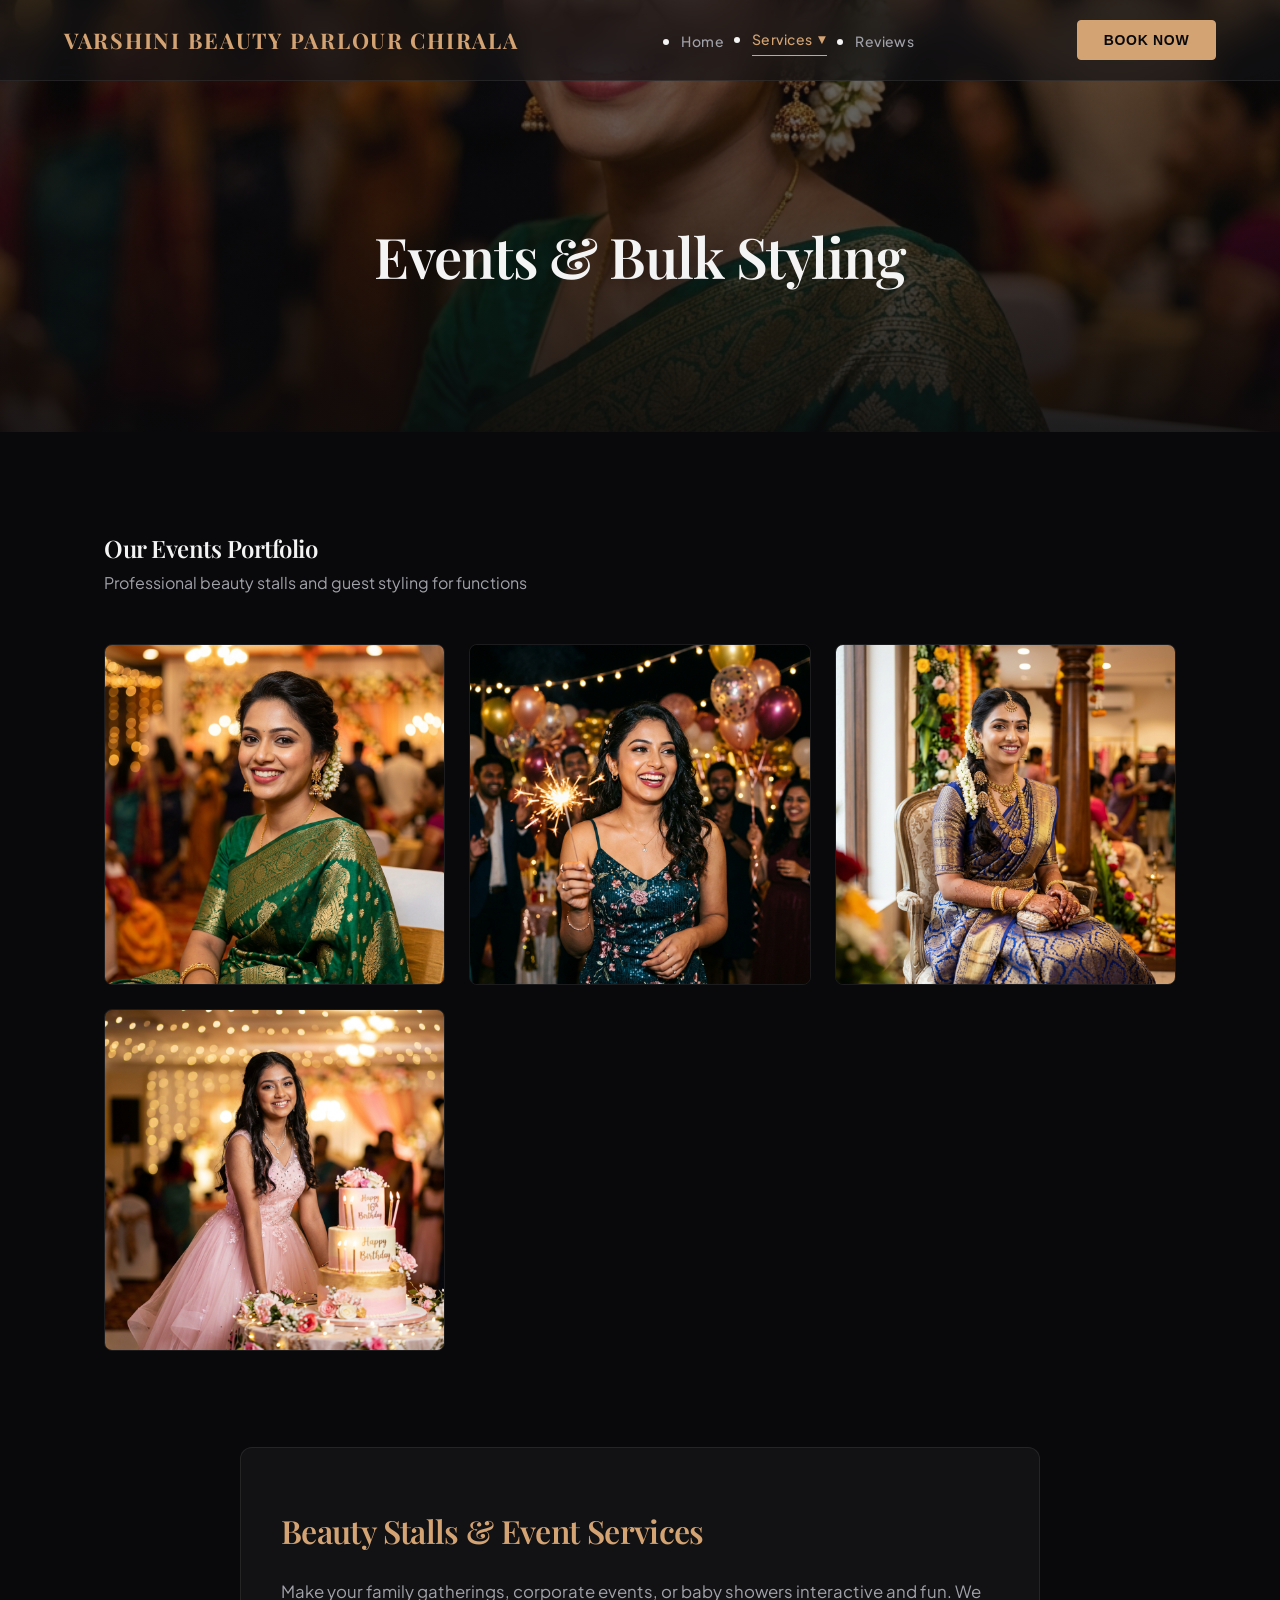
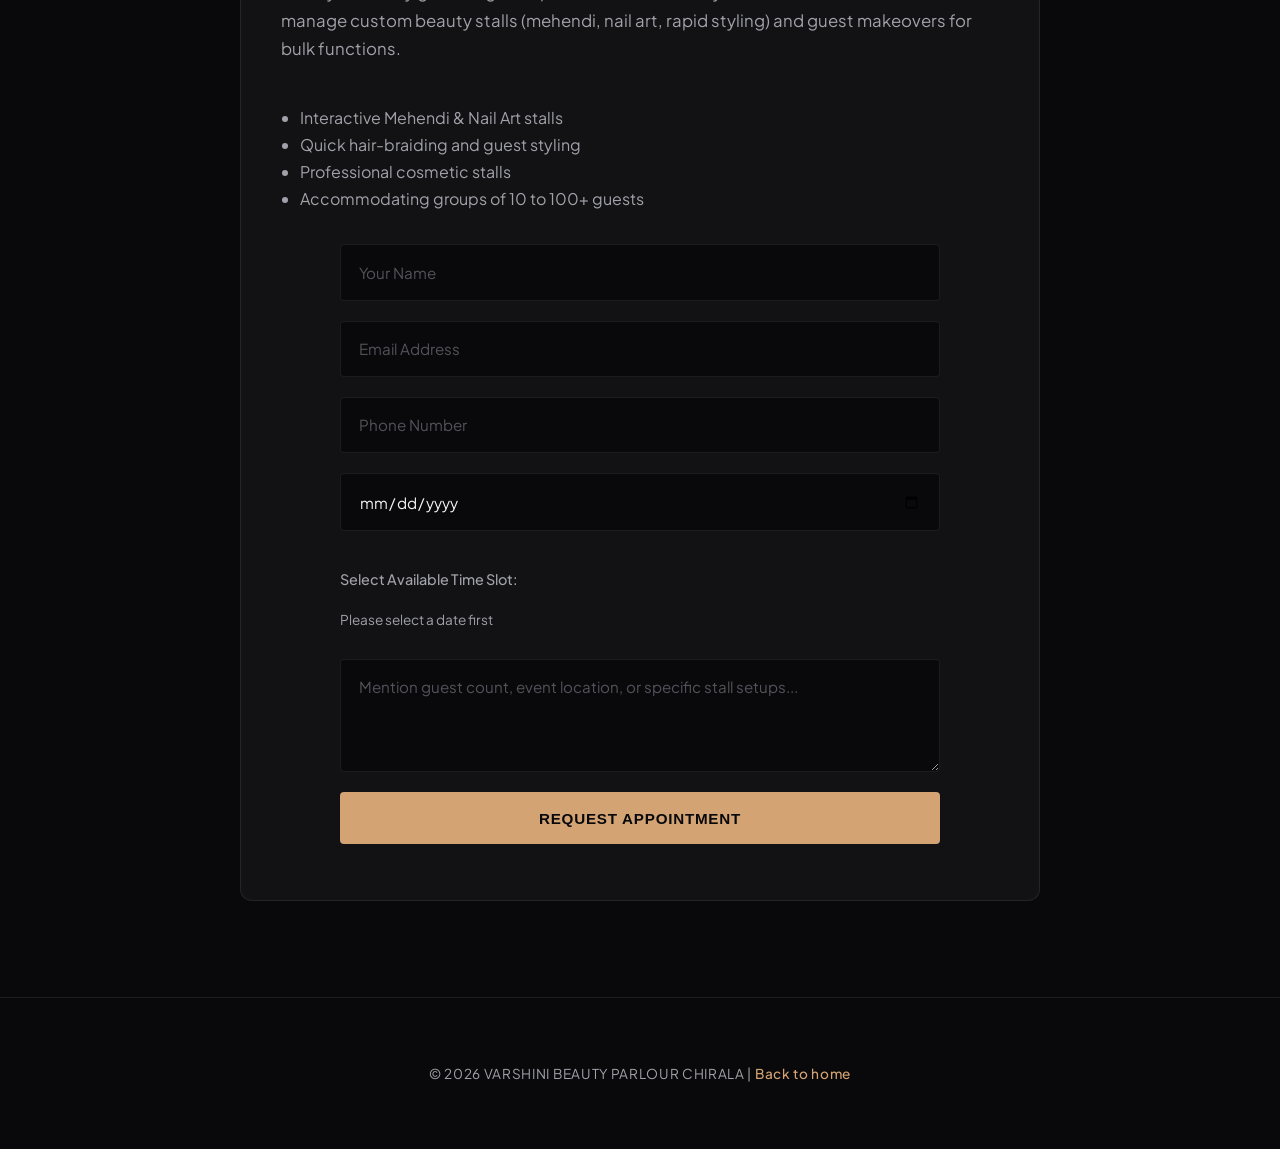
<file: events.html>
<!DOCTYPE html>
<html lang="en">
<head>
    <meta charset="utf-8"/>
    <meta name="viewport" content="width=device-width, initial-scale=1"/>
    <title>Events | VARSHINI BEAUTY PARLOUR CHIRALA</title>
    <link rel="stylesheet" href="style.css" />
    <link rel="icon" type="image/x-icon" href="images/favicon.ico">
  <link rel="canonical" href="https://varshinibeautyparlourchirala.vercel.app/events.html" />
  <!-- Redirect GitHub Pages to Vercel (Primary Domain) -->
  <script>
    if (window.location.hostname.includes('github.io')) {
      const targetURL = window.location.href.replace('suhas882.github.io/PARLOUR', 'varshinibeautyparlourchirala.vercel.app');
      window.location.replace(targetURL);
    }
  </script>
</head>
<body>
    <header>
        <div class="logo">VARSHINI BEAUTY PARLOUR CHIRALA</div>
        <ul class="nav-links">
      <li><a href="index.html">Home</a></li>
      <li class="dropdown">
        <a class="dropdown-trigger">Services <span class="arrow">▼</span></a>
        <ul class="dropdown-menu">
          <li><a href="hair-styling.html">Hair Styling</a></li>
          <li><a href="manicure-pedicure.html">Manicure & Pedicure</a></li>
          <li><a href="facials-skincare.html">Facials & Skincare</a></li>
          <li><a href="spa-packages.html">Spa Packages</a></li>
          <li><a href="bridal-makeup.html">Bridal Makeup</a></li>
          <li><a href="Marriage-makeup.html">Marriage Makeup</a></li>
          <li><a href="engagement-makeup.html">Engagement Makeup</a></li>
          <li><a href="party-makeup.html">Party Makeup</a></li>
          <li><a href="birthday.html">Birthday Makeup</a></li>
          <li><a href="photoshoot-makeup.html">Photoshoot Makeup</a></li>
          <li><a href="mature-functions.html">Half Saree Function</a></li>
          <li><a href="events.html">Events & Stalls</a></li>
        </ul>
      </li>
      <li><a href="https://share.google/j1UJa43TyOJhqfgnO" target="_blank" rel="noopener noreferrer">Reviews</a></li>
    </ul>
        <button id="openBookingModal" class="btn-book">Book Now</button>
    </header>

    <section class="subpage-hero" style="background-image: url('images/party_makeup.png');">
        <h1>Events & Bulk Styling</h1>
    </section>

    <main class="content">
        <section class="gallery-section fade-in-up">
            <h2>Our Events Portfolio</h2>
            <p style="color: var(--text-muted); margin-bottom: 2rem;">Professional beauty stalls and guest styling for functions</p>
            <div class="gallery-grid">
                <div class="gallery-item"><img src="images/party_makeup.png" alt="Event Look 1"></div>
                <div class="gallery-item"><img src="images/birthday_makeup_1.png" alt="Event Look 2"></div>
                <div class="gallery-item"><img src="images/engagement_look.png" alt="Event Look 3"></div>
                <div class="gallery-item"><img src="images/birthday_makeup_2.png" alt="Event Look 4"></div>
            </div>
        </section>

        <div class="service-details fade-in-up">
            <h2>Beauty Stalls & Event Services</h2>
            <p>Make your family gatherings, corporate events, or baby showers interactive and fun. We manage custom beauty stalls (mehendi, nail art, rapid styling) and guest makeovers for bulk functions.</p>
            <ul style="margin:1rem 0 2rem 0; padding-left: 1.2rem; color: var(--text-muted);">
                <li>Interactive Mehendi & Nail Art stalls</li>
                <li>Quick hair-braiding and guest styling</li>
                <li>Professional cosmetic stalls</li>
                <li>Accommodating groups of 10 to 100+ guests</li>
            </ul>

            <form id="eventsPageForm" action="https://hook.eu1.make.com/vsws8u75gg2c3345kpa3mipmmzl6y8ot" method="POST">
                <input name="name" type="text" placeholder="Your Name" required />
                <input name="email" type="email" placeholder="Email Address" required />
                <input name="phone" type="tel" placeholder="Phone Number" required />
                
                <div style="display: flex; gap: 10px;">
                    <input name="date" type="date" required style="flex: 1;" />
                    <input name="time" type="time" required style="flex: 1;" />
                </div>

                <input type="hidden" name="service" value="Events Stall Services">

                <textarea name="message" rows="4" placeholder="Mention guest count, event location, or specific stall setups..."></textarea>
                
                <button type="submit">Request Appointment</button>
            </form>
        </div>
    </main>

    <footer>
        &copy; 2026 VARSHINI BEAUTY PARLOUR CHIRALA | <a href="index.html">Back to home</a>
    </footer>

    <!-- Booking Modal -->
    <div id="bookingModalBackdrop" class="modal-backdrop">
      <div class="modal">
        <div class="modal-header">
          <h3 class="modal-title">Book with VARSHINI BEAUTY PARLOUR CHIRALA</h3>
          <button class="modal-close" id="modalCloseBtn">&times;</button>
        </div>
        <div class="modal-grid">
          <a class="book-option" href="tel:+919703384758">
            <div class="icon icon-call">📞</div>
            <div class="option-body">
                <strong>Call Now</strong>
                <span class="small">+91 97033 84758</span>
            </div>
          </a>
          <a class="book-option" target="_blank" href="https://wa.me/919703384758?text=Hi! I want to book Event Services.">
            <div class="icon icon-whatsapp">💬</div>
            <div class="option-body">
                <strong>WhatsApp</strong>
                <span class="small">Chat & share photos</span>
            </div>
          </a>
          <a class="book-option" target="_blank" href="https://www.instagram.com/ranjitha_chirala_makeup_artist?igsh=MXJxa2d5NXhjMjUxcQ==">
            <div class="icon icon-instagram">📸</div>
            <div class="option-body">
                <strong>Instagram</strong>
                <span class="small">DM our portfolio</span>
            </div>
          </a>
          <a class="book-option" href="mailto:majetiranjitha@gmail.com">
            <div class="icon icon-email">✉️</div>
            <div class="option-body">
                <strong>Email</strong>
                <span class="small">Send detailed requests</span>
            </div>
          </a>
          <a class="book-option" target="_blank" href="https://youtube.com/@chiralamakeupartist?si=A1fp4ObJGxCZFMre">
            <div class="icon icon-youtube">▶️</div>
            <div class="option-body">
                <strong>YouTube</strong>
                <span class="small">Watch our process</span>
            </div>
          </a>
          <a class="book-option" target="_blank" href="https://share.google/j1UJa43TyOJhqfgnO" rel="noopener noreferrer">
            <div class="icon" style="background: #4285F4;">⭐</div>
            <div class="option-body">
                <strong>Google Review</strong>
                <span class="small">Rate us 5-stars on Google Maps</span>
            </div>
          </a>
          <div id="openInlineForm" class="book-option" style="cursor: pointer;">
            <div class="icon icon-form" style="background: #f6ad55;">📝</div>
            <div class="option-body">
                <strong>Request Form</strong>
                <span class="small">Fill details below</span>
            </div>
          </div>
        </div>

        <div id="modalFormWrap" class="modal-form">
          <form id="modalBookingForm" action="https://hook.eu1.make.com/vsws8u75gg2c3345kpa3mipmmzl6y8ot" method="POST">
            <input name="name" type="text" placeholder="Your Name" required />
            <input name="phone" type="tel" placeholder="Phone Number" required />
            <input name="email" type="email" placeholder="Email" required />
            <input name="date" type="date" required />
            <input name="time" type="time" required />
            <input name="service" type="hidden" value="Events Stall Services">
            <textarea name="message" rows="3" placeholder="Event details"></textarea>
            <button type="submit">Submit Request</button>
          </form>
          <div id="modalFormMsg" class="small" style="display:none; margin-top:0.5rem;"></div>
        </div>
      </div>
    </div>

    <script src="main.js"></script>
</body>
</html>
</file>
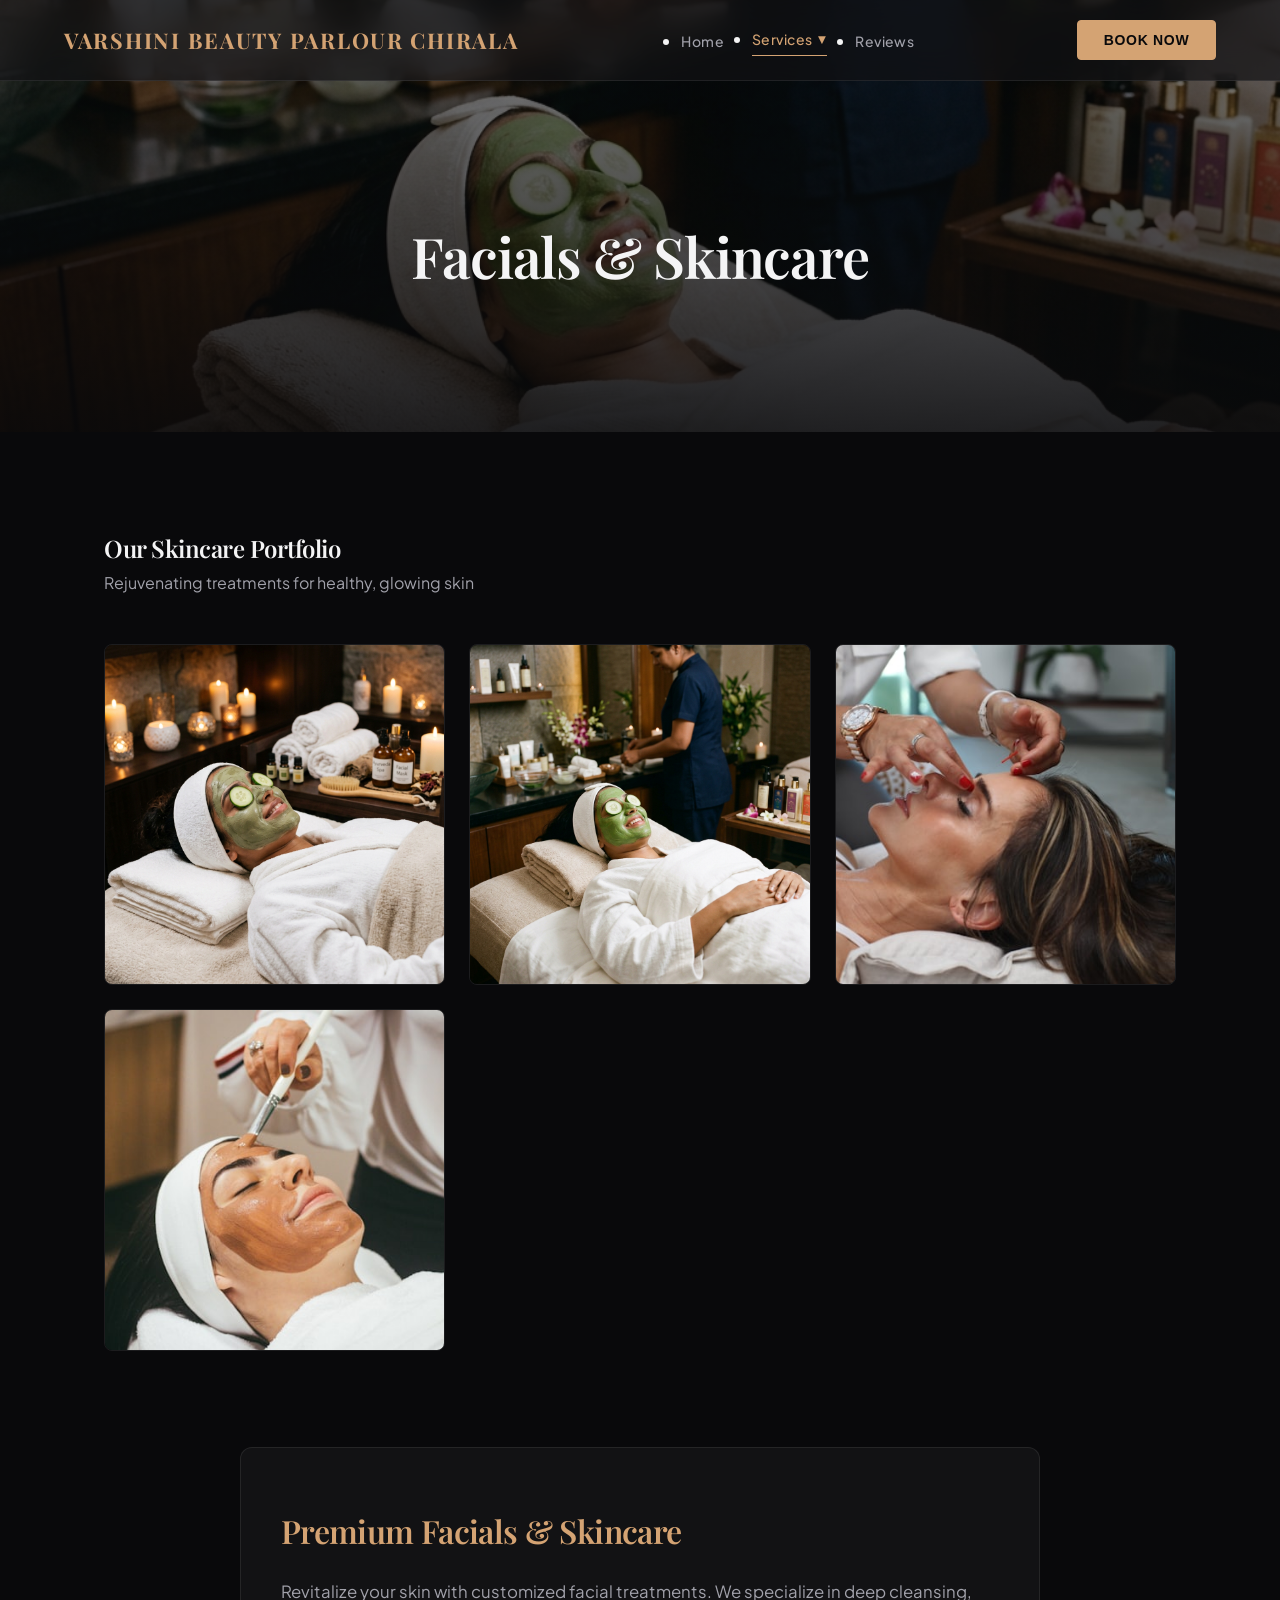
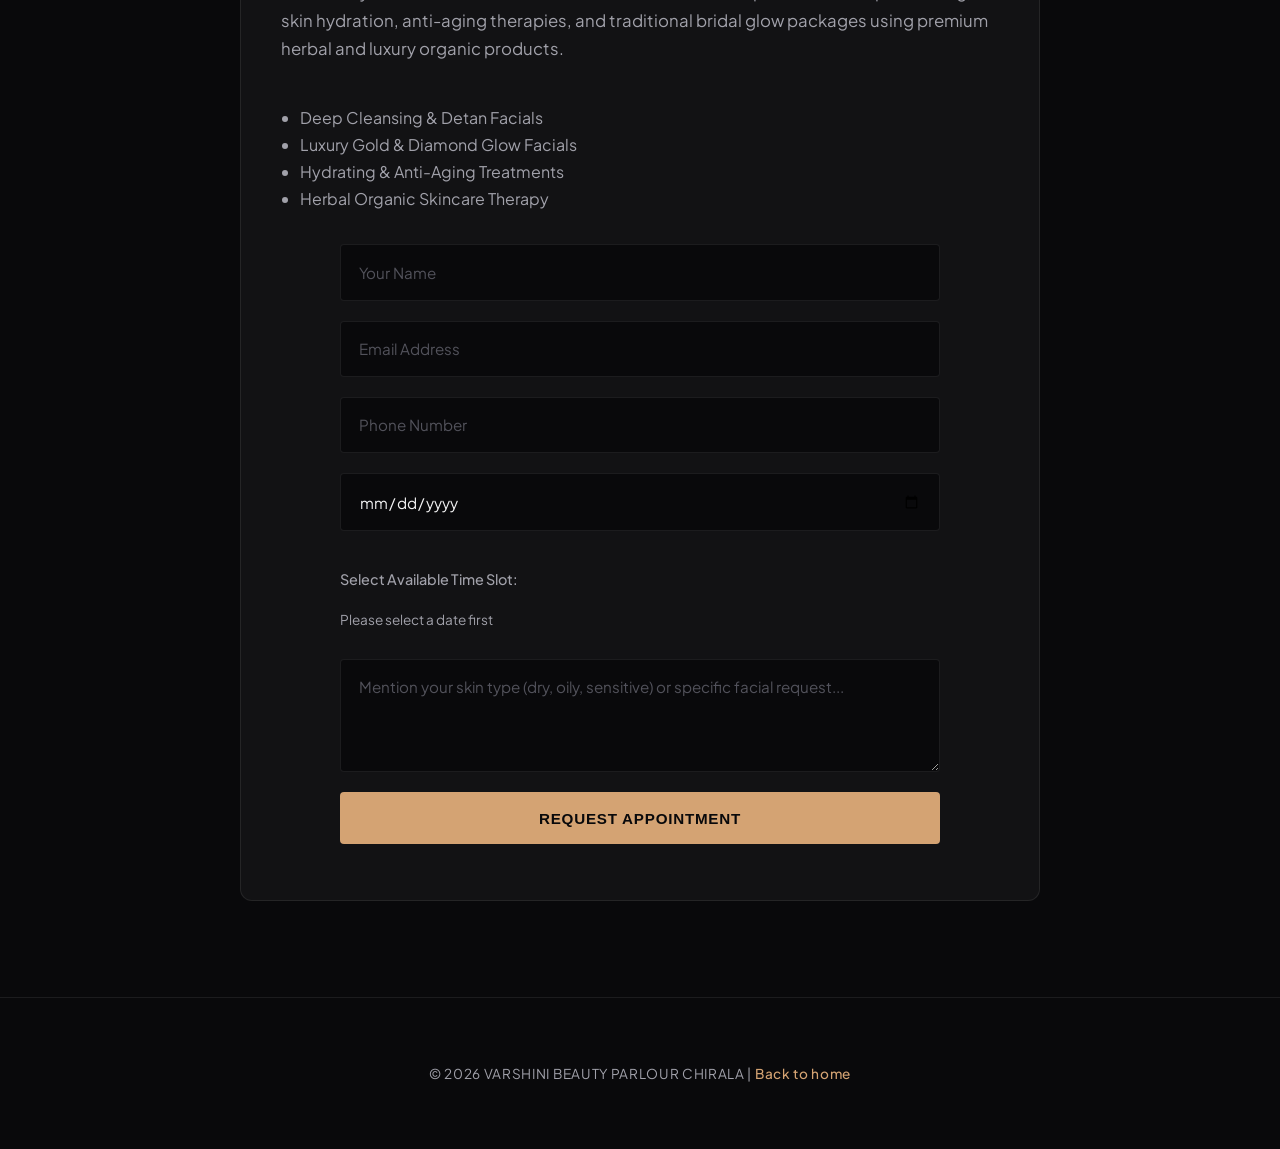
<file: facials-skincare.html>
<!DOCTYPE html>
<html lang="en">
<head>
    <meta charset="utf-8"/>
    <meta name="viewport" content="width=device-width, initial-scale=1"/>
    <title>Facials & Skincare | VARSHINI BEAUTY PARLOUR CHIRALA</title>
    <link rel="stylesheet" href="style.css" />
    <link rel="icon" type="image/x-icon" href="images/favicon.ico">
  <link rel="canonical" href="https://varshinibeautyparlourchirala.vercel.app/facials-skincare.html" />
  <!-- Redirect GitHub Pages to Vercel (Primary Domain) -->
  <script>
    if (window.location.hostname.includes('github.io')) {
      const targetURL = window.location.href.replace('suhas882.github.io/PARLOUR', 'varshinibeautyparlourchirala.vercel.app');
      window.location.replace(targetURL);
    }
  </script>
</head>
<body>
    <header>
        <div class="logo">VARSHINI BEAUTY PARLOUR CHIRALA</div>
        <ul class="nav-links">
      <li><a href="index.html">Home</a></li>
      <li class="dropdown">
        <a class="dropdown-trigger">Services <span class="arrow">▼</span></a>
        <ul class="dropdown-menu">
          <li><a href="hair-styling.html">Hair Styling</a></li>
          <li><a href="manicure-pedicure.html">Manicure & Pedicure</a></li>
          <li><a href="facials-skincare.html">Facials & Skincare</a></li>
          <li><a href="spa-packages.html">Spa Packages</a></li>
          <li><a href="bridal-makeup.html">Bridal Makeup</a></li>
          <li><a href="Marriage-makeup.html">Marriage Makeup</a></li>
          <li><a href="engagement-makeup.html">Engagement Makeup</a></li>
          <li><a href="party-makeup.html">Party Makeup</a></li>
          <li><a href="birthday.html">Birthday Makeup</a></li>
          <li><a href="photoshoot-makeup.html">Photoshoot Makeup</a></li>
          <li><a href="mature-functions.html">Half Saree Function</a></li>
          <li><a href="events.html">Events & Stalls</a></li>
        </ul>
      </li>
      <li><a href="https://share.google/j1UJa43TyOJhqfgnO" target="_blank" rel="noopener noreferrer">Reviews</a></li>
    </ul>
        <button id="openBookingModal" class="btn-book">Book Now</button>
    </header>

    <section class="subpage-hero" style="background-image: url('images/skincare_hero.png');">
        <h1>Facials & Skincare</h1>
    </section>

    <main class="content">
        <section class="gallery-section fade-in-up">
            <h2>Our Skincare Portfolio</h2>
            <p style="color: var(--text-muted); margin-bottom: 2rem;">Rejuvenating treatments for healthy, glowing skin</p>
            <div class="gallery-grid">
                <div class="gallery-item"><img src="images/skincare_facial.png" alt="Skincare 1"></div>
                <div class="gallery-item"><img src="images/skincare_hero.png" alt="Skincare 2"></div>
                <div class="gallery-item"><img src="images/skincare_steam.png" alt="Skincare 3"></div>
                <div class="gallery-item"><img src="images/skincare_mask.png" alt="Skincare 4"></div>
            </div>
        </section>

        <div class="service-details fade-in-up">
            <h2>Premium Facials & Skincare</h2>
            <p>Revitalize your skin with customized facial treatments. We specialize in deep cleansing, skin hydration, anti-aging therapies, and traditional bridal glow packages using premium herbal and luxury organic products.</p>
            <ul style="margin:1rem 0 2rem 0; padding-left: 1.2rem; color: var(--text-muted);">
                <li>Deep Cleansing & Detan Facials</li>
                <li>Luxury Gold & Diamond Glow Facials</li>
                <li>Hydrating & Anti-Aging Treatments</li>
                <li>Herbal Organic Skincare Therapy</li>
            </ul>

            <form id="facialPageForm" action="https://hook.eu1.make.com/vsws8u75gg2c3345kpa3mipmmzl6y8ot" method="POST">
                <input name="name" type="text" placeholder="Your Name" required />
                <input name="email" type="email" placeholder="Email Address" required />
                <input name="phone" type="tel" placeholder="Phone Number" required />
                
                <div style="display: flex; gap: 10px;">
                    <input name="date" type="date" required style="flex: 1;" />
                    <input name="time" type="time" required style="flex: 1;" />
                </div>

                <input type="hidden" name="service" value="Facials & Skincare">

                <textarea name="message" rows="4" placeholder="Mention your skin type (dry, oily, sensitive) or specific facial request..."></textarea>
                
                <button type="submit">Request Appointment</button>
            </form>
        </div>
    </main>

    <footer>
        &copy; 2026 VARSHINI BEAUTY PARLOUR CHIRALA | <a href="index.html">Back to home</a>
    </footer>

    <!-- Booking Modal -->
    <div id="bookingModalBackdrop" class="modal-backdrop">
      <div class="modal">
        <div class="modal-header">
          <h3 class="modal-title">Book with VARSHINI BEAUTY PARLOUR CHIRALA</h3>
          <button class="modal-close" id="modalCloseBtn">&times;</button>
        </div>
        <div class="modal-grid">
          <a class="book-option" href="tel:+919703384758">
            <div class="icon icon-call">📞</div>
            <div class="option-body">
                <strong>Call Now</strong>
                <span class="small">+91 97033 84758</span>
            </div>
          </a>
          <a class="book-option" target="_blank" href="https://wa.me/919703384758?text=Hi! I want to book a Skincare session.">
            <div class="icon icon-whatsapp">💬</div>
            <div class="option-body">
                <strong>WhatsApp</strong>
                <span class="small">Chat & share photos</span>
            </div>
          </a>
          <a class="book-option" target="_blank" href="https://www.instagram.com/ranjitha_chirala_makeup_artist?igsh=MXJxa2d5NXhjMjUxcQ==">
            <div class="icon icon-instagram">📸</div>
            <div class="option-body">
                <strong>Instagram</strong>
                <span class="small">DM our portfolio</span>
            </div>
          </a>
          <a class="book-option" href="mailto:majetiranjitha@gmail.com">
            <div class="icon icon-email">✉️</div>
            <div class="option-body">
                <strong>Email</strong>
                <span class="small">Send detailed requests</span>
            </div>
          </a>
          <a class="book-option" target="_blank" href="https://youtube.com/@chiralamakeupartist?si=A1fp4ObJGxCZFMre">
            <div class="icon icon-youtube">▶️</div>
            <div class="option-body">
                <strong>YouTube</strong>
                <span class="small">Watch our process</span>
            </div>
          </a>
          <a class="book-option" target="_blank" href="https://share.google/j1UJa43TyOJhqfgnO" rel="noopener noreferrer">
            <div class="icon" style="background: #4285F4;">⭐</div>
            <div class="option-body">
                <strong>Google Review</strong>
                <span class="small">Rate us 5-stars on Google Maps</span>
            </div>
          </a>
          <div id="openInlineForm" class="book-option" style="cursor: pointer;">
            <div class="icon icon-form" style="background: #f6ad55;">📝</div>
            <div class="option-body">
                <strong>Request Form</strong>
                <span class="small">Fill details below</span>
            </div>
          </div>
        </div>

        <div id="modalFormWrap" class="modal-form">
          <form id="modalBookingForm" action="https://hook.eu1.make.com/vsws8u75gg2c3345kpa3mipmmzl6y8ot" method="POST">
            <input name="name" type="text" placeholder="Your Name" required />
            <input name="phone" type="tel" placeholder="Phone Number" required />
            <input name="email" type="email" placeholder="Email" required />
            <input name="date" type="date" required />
            <input name="time" type="time" required />
            <input name="service" type="hidden" value="Facials & Skincare">
            <textarea name="message" rows="3" placeholder="Additional details"></textarea>
            <button type="submit">Submit Request</button>
          </form>
          <div id="modalFormMsg" class="small" style="display:none; margin-top:0.5rem;"></div>
        </div>
      </div>
    </div>

    <script src="main.js"></script>
</body>
</html>
</file>
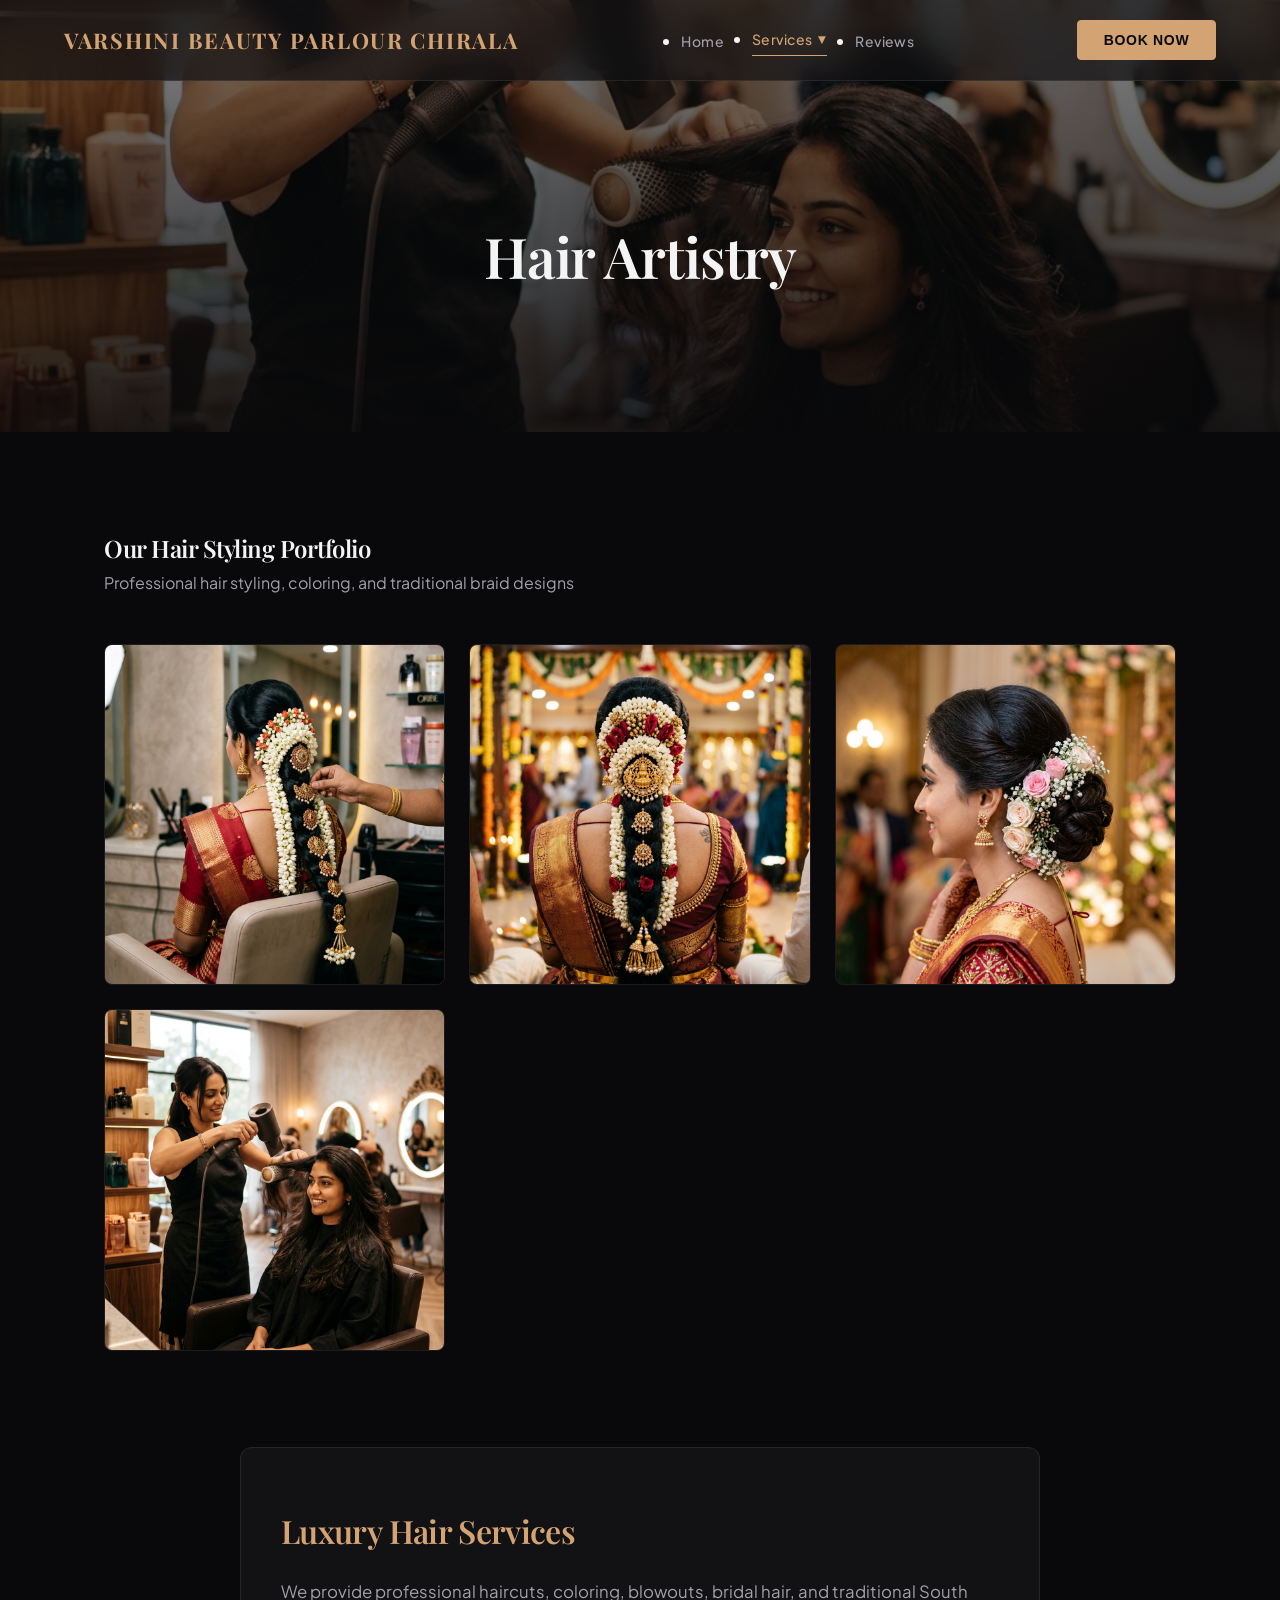
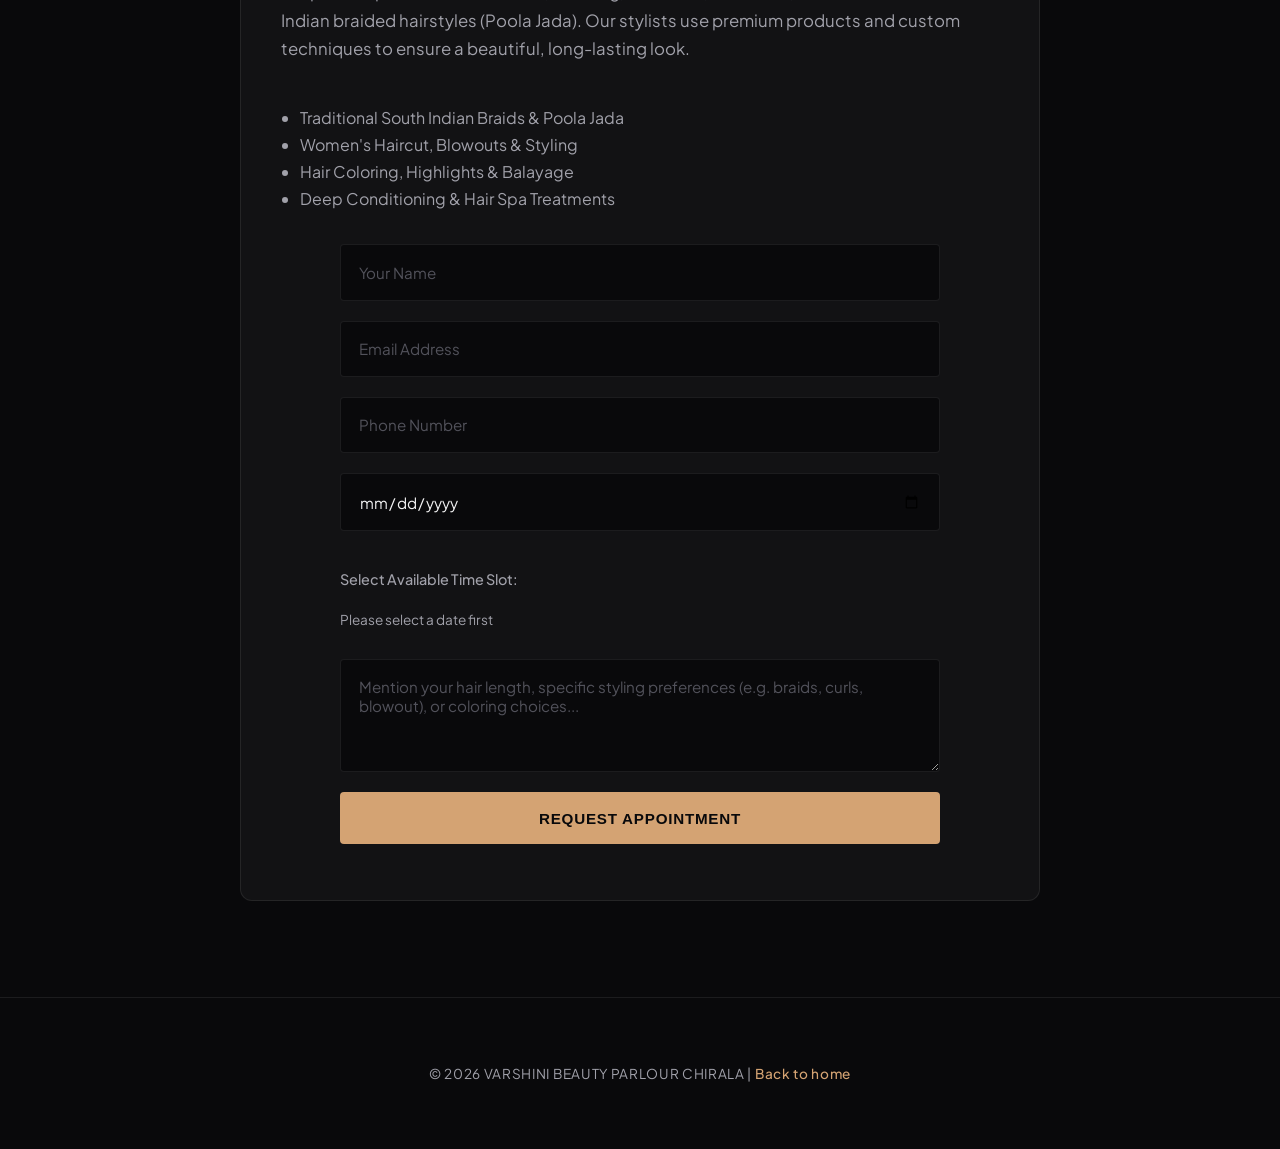
<file: hair-styling.html>
<!DOCTYPE html>
<html lang="en">
<head>
    <meta charset="utf-8"/>
    <meta name="viewport" content="width=device-width, initial-scale=1"/>
    <title>Hair Styling | VARSHINI BEAUTY PARLOUR CHIRALA</title>
    <link rel="stylesheet" href="style.css" />
    <link rel="icon" type="image/x-icon" href="images/favicon.ico">
  <link rel="canonical" href="https://varshinibeautyparlourchirala.vercel.app/hair-styling.html" />
  <!-- Redirect GitHub Pages to Vercel (Primary Domain) -->
  <script>
    if (window.location.hostname.includes('github.io')) {
      const targetURL = window.location.href.replace('suhas882.github.io/PARLOUR', 'varshinibeautyparlourchirala.vercel.app');
      window.location.replace(targetURL);
    }
  </script>
</head>
<body>
    <header>
        <div class="logo">VARSHINI BEAUTY PARLOUR CHIRALA</div>
        <ul class="nav-links">
      <li><a href="index.html">Home</a></li>
      <li class="dropdown">
        <a class="dropdown-trigger">Services <span class="arrow">▼</span></a>
        <ul class="dropdown-menu">
          <li><a href="hair-styling.html">Hair Styling</a></li>
          <li><a href="manicure-pedicure.html">Manicure & Pedicure</a></li>
          <li><a href="facials-skincare.html">Facials & Skincare</a></li>
          <li><a href="spa-packages.html">Spa Packages</a></li>
          <li><a href="bridal-makeup.html">Bridal Makeup</a></li>
          <li><a href="Marriage-makeup.html">Marriage Makeup</a></li>
          <li><a href="engagement-makeup.html">Engagement Makeup</a></li>
          <li><a href="party-makeup.html">Party Makeup</a></li>
          <li><a href="birthday.html">Birthday Makeup</a></li>
          <li><a href="photoshoot-makeup.html">Photoshoot Makeup</a></li>
          <li><a href="mature-functions.html">Half Saree Function</a></li>
          <li><a href="events.html">Events & Stalls</a></li>
        </ul>
      </li>
      <li><a href="https://share.google/j1UJa43TyOJhqfgnO" target="_blank" rel="noopener noreferrer">Reviews</a></li>
    </ul>
        <button id="openBookingModal" class="btn-book">Book Now</button>
    </header>

    <section class="subpage-hero" style="background-image: url('images/hair_hero.png');">
        <h1>Hair Artistry</h1>
    </section>

    <main class="content">
        <section class="gallery-section fade-in-up">
            <h2>Our Hair Styling Portfolio</h2>
            <p style="color: var(--text-muted); margin-bottom: 2rem;">Professional hair styling, coloring, and traditional braid designs</p>
            <div class="gallery-grid">
                <div class="gallery-item"><img src="images/hair_style_braid.png" alt="Hair Styling Look 1"></div>
                <div class="gallery-item"><img src="images/hair_braid_flowers.png" alt="Hair Styling Look 2"></div>
                <div class="gallery-item"><img src="images/hair_updo_bun.png" alt="Hair Styling Look 3"></div>
                <div class="gallery-item"><img src="images/hair_hero.png" alt="Hair Styling Look 4"></div>
            </div>
        </section>

        <div class="service-details fade-in-up">
            <h2>Luxury Hair Services</h2>
            <p>We provide professional haircuts, coloring, blowouts, bridal hair, and traditional South Indian braided hairstyles (Poola Jada). Our stylists use premium products and custom techniques to ensure a beautiful, long-lasting look.</p>
            <ul style="margin:1rem 0 2rem 0; padding-left: 1.2rem; color: var(--text-muted);">
                <li>Traditional South Indian Braids & Poola Jada</li>
                <li>Women's Haircut, Blowouts & Styling</li>
                <li>Hair Coloring, Highlights & Balayage</li>
                <li>Deep Conditioning & Hair Spa Treatments</li>
            </ul>

            <form id="hairPageForm" action="https://hook.eu1.make.com/vsws8u75gg2c3345kpa3mipmmzl6y8ot" method="POST">
                <input name="name" type="text" placeholder="Your Name" required />
                <input name="email" type="email" placeholder="Email Address" required />
                <input name="phone" type="tel" placeholder="Phone Number" required />
                
                <div style="display: flex; gap: 10px;">
                    <input name="date" type="date" required style="flex: 1;" />
                    <input name="time" type="time" required style="flex: 1;" />
                </div>

                <input type="hidden" name="service" value="Hair Styling">

                <textarea name="message" rows="4" placeholder="Mention your hair length, specific styling preferences (e.g. braids, curls, blowout), or coloring choices..."></textarea>
                
                <button type="submit">Request Appointment</button>
            </form>
        </div>
    </main>

    <footer>
        &copy; 2026 VARSHINI BEAUTY PARLOUR CHIRALA | <a href="index.html">Back to home</a>
    </footer>

    <!-- Booking Modal -->
    <div id="bookingModalBackdrop" class="modal-backdrop">
      <div class="modal">
        <div class="modal-header">
          <h3 class="modal-title">Book with VARSHINI BEAUTY PARLOUR CHIRALA</h3>
          <button class="modal-close" id="modalCloseBtn">&times;</button>
        </div>
        <div class="modal-grid">
          <a class="book-option" href="tel:+919703384758">
            <div class="icon icon-call">📞</div>
            <div class="option-body">
                <strong>Call Now</strong>
                <span class="small">+91 97033 84758</span>
            </div>
          </a>
          <a class="book-option" target="_blank" href="https://wa.me/919703384758?text=Hi! I want to book a Hair Styling session.">
            <div class="icon icon-whatsapp">💬</div>
            <div class="option-body">
                <strong>WhatsApp</strong>
                <span class="small">Chat & share photos</span>
            </div>
          </a>
          <a class="book-option" target="_blank" href="https://www.instagram.com/ranjitha_chirala_makeup_artist?igsh=MXJxa2d5NXhjMjUxcQ==">
            <div class="icon icon-instagram">📸</div>
            <div class="option-body">
                <strong>Instagram</strong>
                <span class="small">DM our portfolio</span>
            </div>
          </a>
          <a class="book-option" href="mailto:majetiranjitha@gmail.com">
            <div class="icon icon-email">✉️</div>
            <div class="option-body">
                <strong>Email</strong>
                <span class="small">Send detailed requests</span>
            </div>
          </a>
          <a class="book-option" target="_blank" href="https://youtube.com/@chiralamakeupartist?si=A1fp4ObJGxCZFMre">
            <div class="icon icon-youtube">▶️</div>
            <div class="option-body">
                <strong>YouTube</strong>
                <span class="small">Watch our process</span>
            </div>
          </a>
          <a class="book-option" target="_blank" href="https://share.google/j1UJa43TyOJhqfgnO" rel="noopener noreferrer">
            <div class="icon" style="background: #4285F4;">⭐</div>
            <div class="option-body">
                <strong>Google Review</strong>
                <span class="small">Rate us 5-stars on Google Maps</span>
            </div>
          </a>
          <div id="openInlineForm" class="book-option" style="cursor: pointer;">
            <div class="icon icon-form" style="background: #f6ad55;">📝</div>
            <div class="option-body">
                <strong>Request Form</strong>
                <span class="small">Fill details below</span>
            </div>
          </div>
        </div>

        <div id="modalFormWrap" class="modal-form">
          <form id="modalBookingForm" action="https://hook.eu1.make.com/vsws8u75gg2c3345kpa3mipmmzl6y8ot" method="POST">
            <input name="name" type="text" placeholder="Your Name" required />
            <input name="phone" type="tel" placeholder="Phone Number" required />
            <input name="email" type="email" placeholder="Email" required />
            <input name="date" type="date" required />
            <input name="time" type="time" required />
            <input name="service" type="hidden" value="Hair Styling">
            <textarea name="message" rows="3" placeholder="Additional details"></textarea>
            <button type="submit">Submit Request</button>
          </form>
          <div id="modalFormMsg" class="small" style="display:none; margin-top:0.5rem;"></div>
        </div>
      </div>
    </div>

    <script src="main.js"></script>
</body>
</html>
</file>
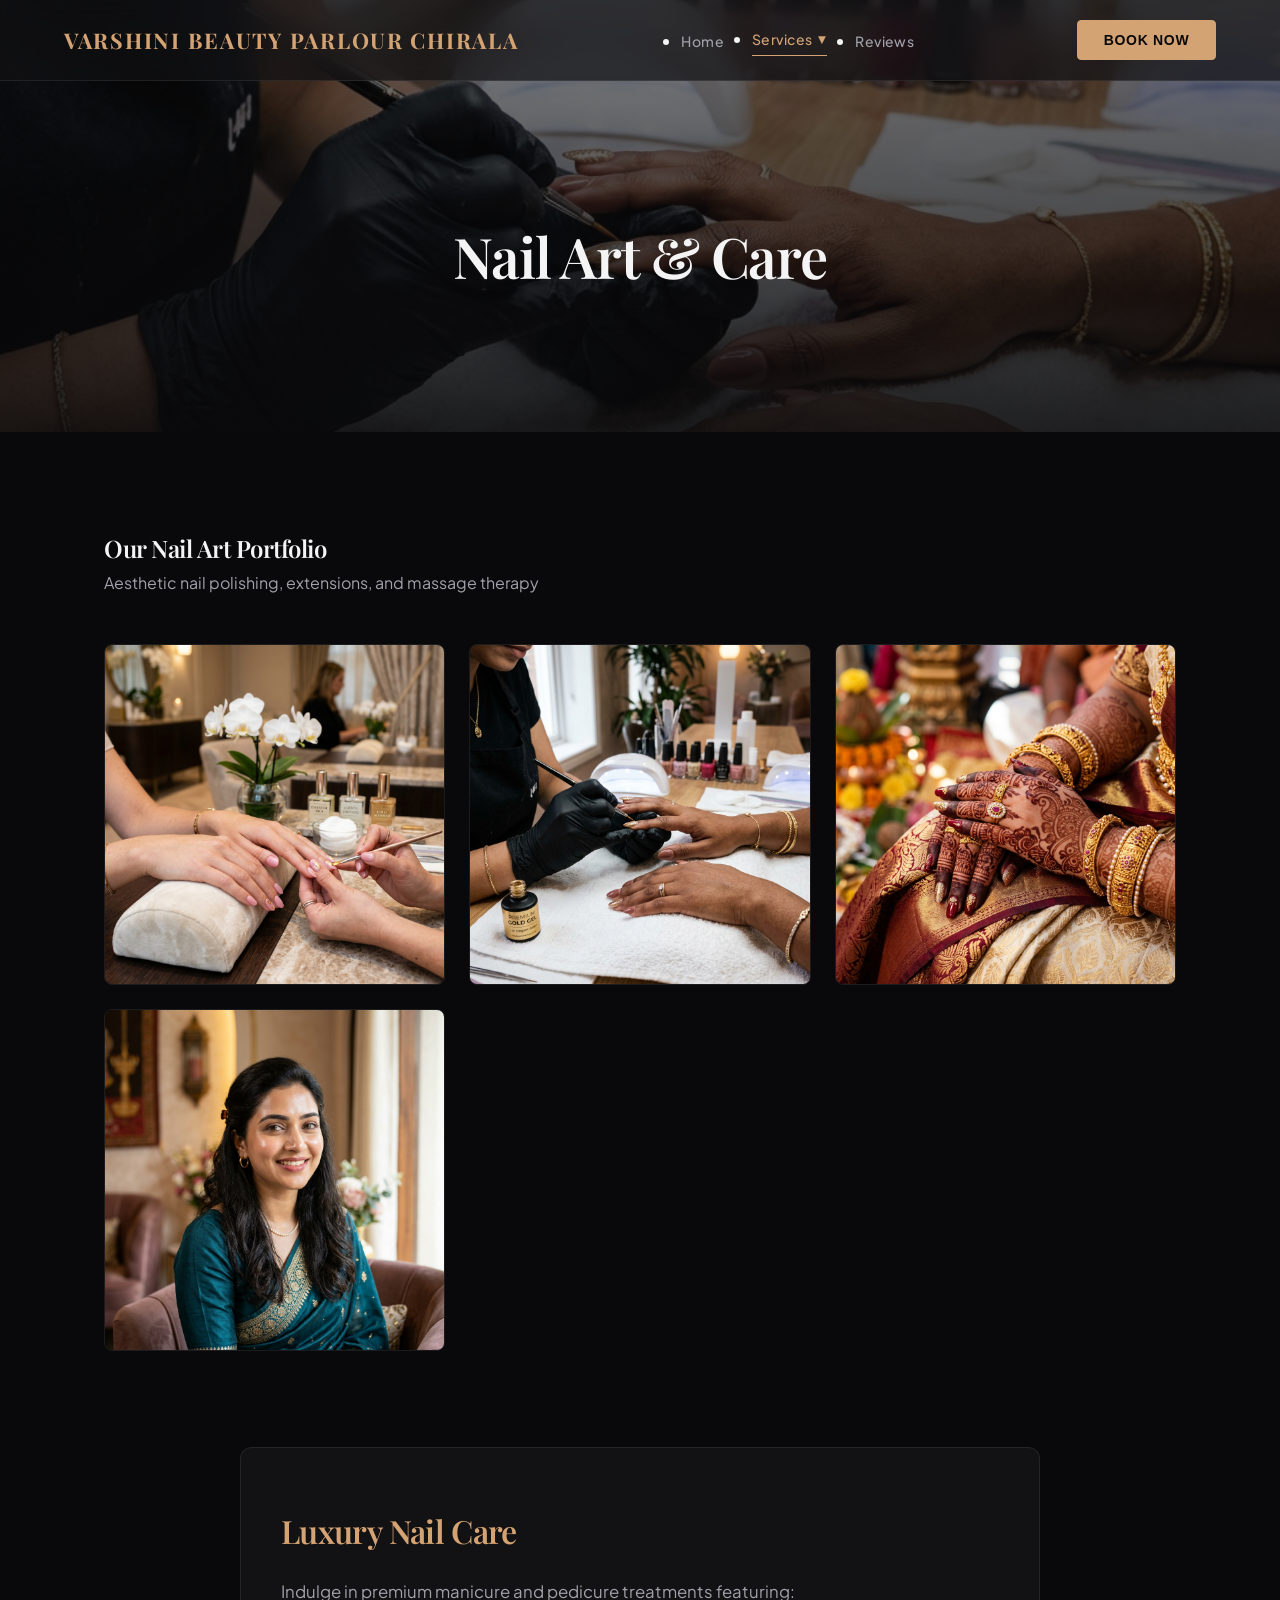
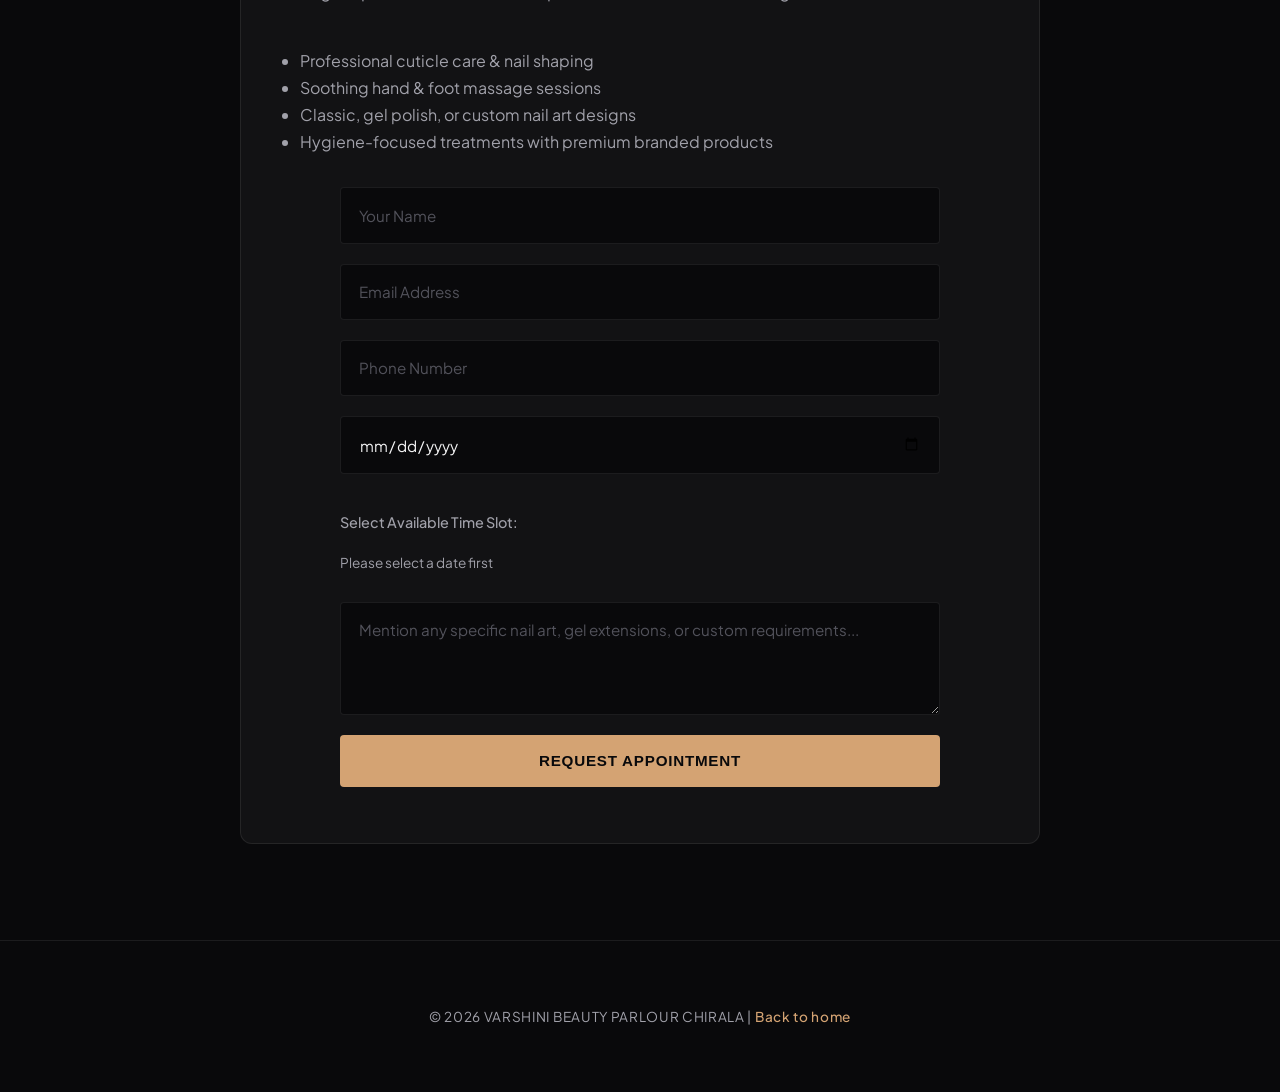
<file: manicure-pedicure.html>
<!DOCTYPE html>
<html lang="en">
<head>
    <meta charset="utf-8"/>
    <meta name="viewport" content="width=device-width, initial-scale=1"/>
    <title>Manicure & Pedicure | VARSHINI BEAUTY PARLOUR CHIRALA</title>
    <link rel="stylesheet" href="style.css" />
    <link rel="icon" type="image/x-icon" href="images/favicon.ico">
  <link rel="canonical" href="https://varshinibeautyparlourchirala.vercel.app/manicure-pedicure.html" />
  <!-- Redirect GitHub Pages to Vercel (Primary Domain) -->
  <script>
    if (window.location.hostname.includes('github.io')) {
      const targetURL = window.location.href.replace('suhas882.github.io/PARLOUR', 'varshinibeautyparlourchirala.vercel.app');
      window.location.replace(targetURL);
    }
  </script>
</head>
<body>
    <header>
        <div class="logo">VARSHINI BEAUTY PARLOUR CHIRALA</div>
        <ul class="nav-links">
      <li><a href="index.html">Home</a></li>
      <li class="dropdown">
        <a class="dropdown-trigger">Services <span class="arrow">▼</span></a>
        <ul class="dropdown-menu">
          <li><a href="hair-styling.html">Hair Styling</a></li>
          <li><a href="manicure-pedicure.html">Manicure & Pedicure</a></li>
          <li><a href="facials-skincare.html">Facials & Skincare</a></li>
          <li><a href="spa-packages.html">Spa Packages</a></li>
          <li><a href="bridal-makeup.html">Bridal Makeup</a></li>
          <li><a href="Marriage-makeup.html">Marriage Makeup</a></li>
          <li><a href="engagement-makeup.html">Engagement Makeup</a></li>
          <li><a href="party-makeup.html">Party Makeup</a></li>
          <li><a href="birthday.html">Birthday Makeup</a></li>
          <li><a href="photoshoot-makeup.html">Photoshoot Makeup</a></li>
          <li><a href="mature-functions.html">Half Saree Function</a></li>
          <li><a href="events.html">Events & Stalls</a></li>
        </ul>
      </li>
      <li><a href="https://share.google/j1UJa43TyOJhqfgnO" target="_blank" rel="noopener noreferrer">Reviews</a></li>
    </ul>
        <button id="openBookingModal" class="btn-book">Book Now</button>
    </header>

    <section class="subpage-hero" style="background-image: url('images/nails_hero.png');">
        <h1>Nail Art & Care</h1>
    </section>

    <main class="content">
        <section class="gallery-section fade-in-up">
            <h2>Our Nail Art Portfolio</h2>
            <p style="color: var(--text-muted); margin-bottom: 2rem;">Aesthetic nail polishing, extensions, and massage therapy</p>
            <div class="gallery-grid">
                <div class="gallery-item"><img src="images/manicure_nails.png" alt="Manicure Look 1"></div>
                <div class="gallery-item"><img src="images/nails_hero.png" alt="Manicure Look 2"></div>
                <div class="gallery-item"><img src="images/nails_bridal.png" alt="Manicure Look 3"></div>
                <div class="gallery-item"><img src="images/skincare_glow.png" alt="Manicure Look 4"></div>
            </div>
        </section>

        <div class="service-details fade-in-up">
            <h2>Luxury Nail Care</h2>
            <p>Indulge in premium manicure and pedicure treatments featuring:</p>
            <ul style="margin:1rem 0 2rem 0; padding-left: 1.2rem; color: var(--text-muted);">
                <li>Professional cuticle care & nail shaping</li>
                <li>Soothing hand & foot massage sessions</li>
                <li>Classic, gel polish, or custom nail art designs</li>
                <li>Hygiene-focused treatments with premium branded products</li>
            </ul>

            <form id="nailPageForm" action="https://hook.eu1.make.com/vsws8u75gg2c3345kpa3mipmmzl6y8ot" method="POST">
                <input name="name" type="text" placeholder="Your Name" required />
                <input name="email" type="email" placeholder="Email Address" required />
                <input name="phone" type="tel" placeholder="Phone Number" required />
                
                <div style="display: flex; gap: 10px;">
                    <input name="date" type="date" required style="flex: 1;" />
                    <input name="time" type="time" required style="flex: 1;" />
                </div>

                <input type="hidden" name="service" value="Manicure & Pedicure">

                <textarea name="message" rows="4" placeholder="Mention any specific nail art, gel extensions, or custom requirements..."></textarea>
                
                <button type="submit">Request Appointment</button>
            </form>
        </div>
    </main>

    <footer>
        &copy; 2026 VARSHINI BEAUTY PARLOUR CHIRALA | <a href="index.html">Back to home</a>
    </footer>

    <!-- Booking Modal -->
    <div id="bookingModalBackdrop" class="modal-backdrop">
      <div class="modal">
        <div class="modal-header">
          <h3 class="modal-title">Book with VARSHINI BEAUTY PARLOUR CHIRALA</h3>
          <button class="modal-close" id="modalCloseBtn">&times;</button>
        </div>
        <div class="modal-grid">
          <a class="book-option" href="tel:+919703384758">
            <div class="icon icon-call">📞</div>
            <div class="option-body">
                <strong>Call Now</strong>
                <span class="small">+91 97033 84758</span>
            </div>
          </a>
          <a class="book-option" target="_blank" href="https://wa.me/919703384758?text=Hi! I want to book a Manicure & Pedicure session.">
            <div class="icon icon-whatsapp">💬</div>
            <div class="option-body">
                <strong>WhatsApp</strong>
                <span class="small">Chat & share photos</span>
            </div>
          </a>
          <a class="book-option" target="_blank" href="https://www.instagram.com/ranjitha_chirala_makeup_artist?igsh=MXJxa2d5NXhjMjUxcQ==">
            <div class="icon icon-instagram">📸</div>
            <div class="option-body">
                <strong>Instagram</strong>
                <span class="small">DM our portfolio</span>
            </div>
          </a>
          <a class="book-option" href="mailto:majetiranjitha@gmail.com">
            <div class="icon icon-email">✉️</div>
            <div class="option-body">
                <strong>Email</strong>
                <span class="small">Send detailed requests</span>
            </div>
          </a>
          <a class="book-option" target="_blank" href="https://youtube.com/@chiralamakeupartist?si=A1fp4ObJGxCZFMre">
            <div class="icon icon-youtube">▶️</div>
            <div class="option-body">
                <strong>YouTube</strong>
                <span class="small">Watch our process</span>
            </div>
          </a>
          <a class="book-option" target="_blank" href="https://share.google/j1UJa43TyOJhqfgnO" rel="noopener noreferrer">
            <div class="icon" style="background: #4285F4;">⭐</div>
            <div class="option-body">
                <strong>Google Review</strong>
                <span class="small">Rate us 5-stars on Google Maps</span>
            </div>
          </a>
          <div id="openInlineForm" class="book-option" style="cursor: pointer;">
            <div class="icon icon-form" style="background: #f6ad55;">📝</div>
            <div class="option-body">
                <strong>Request Form</strong>
                <span class="small">Fill details below</span>
            </div>
          </div>
        </div>

        <div id="modalFormWrap" class="modal-form">
          <form id="modalBookingForm" action="https://hook.eu1.make.com/vsws8u75gg2c3345kpa3mipmmzl6y8ot" method="POST">
            <input name="name" type="text" placeholder="Your Name" required />
            <input name="phone" type="tel" placeholder="Phone Number" required />
            <input name="email" type="email" placeholder="Email" required />
            <input name="date" type="date" required />
            <input name="time" type="time" required />
            <input name="service" type="hidden" value="Manicure & Pedicure">
            <textarea name="message" rows="3" placeholder="Additional details"></textarea>
            <button type="submit">Submit Request</button>
          </form>
          <div id="modalFormMsg" class="small" style="display:none; margin-top:0.5rem;"></div>
        </div>
      </div>
    </div>

    <script src="main.js"></script>
</body>
</html>
</file>
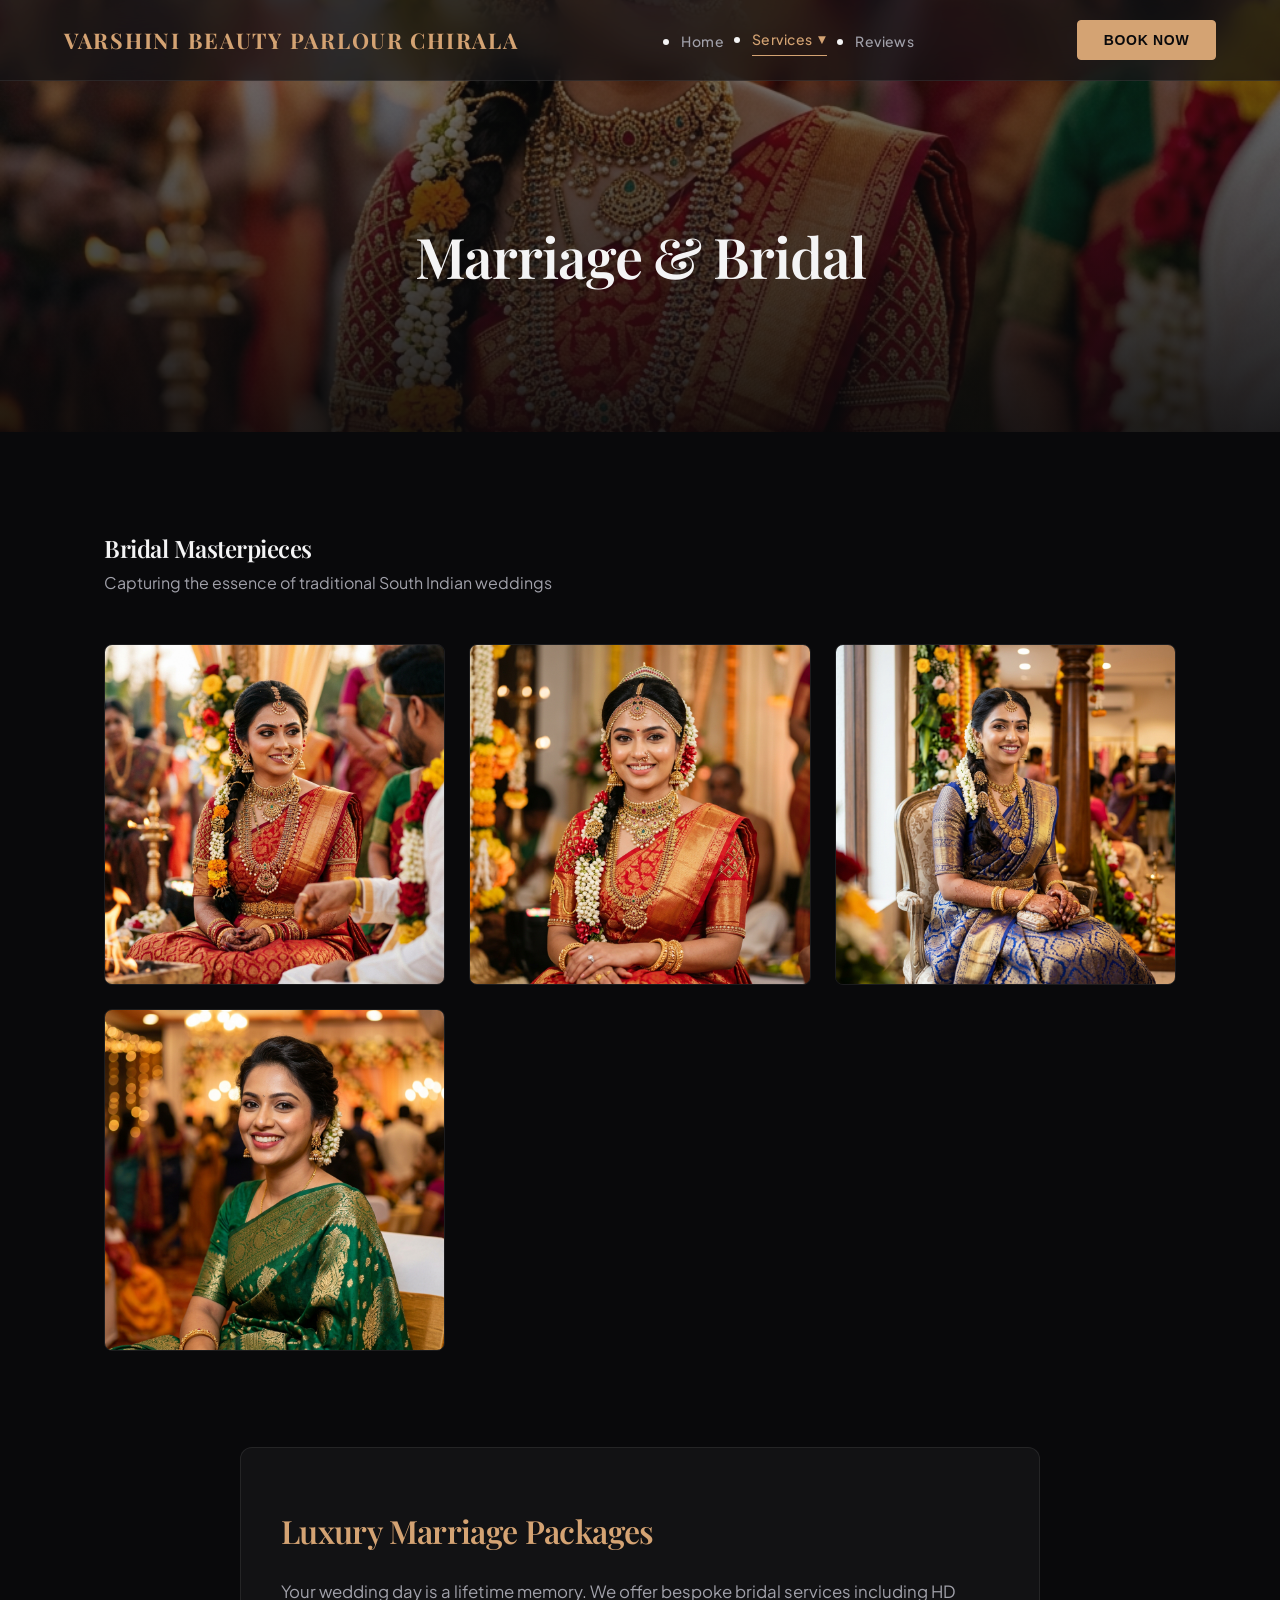
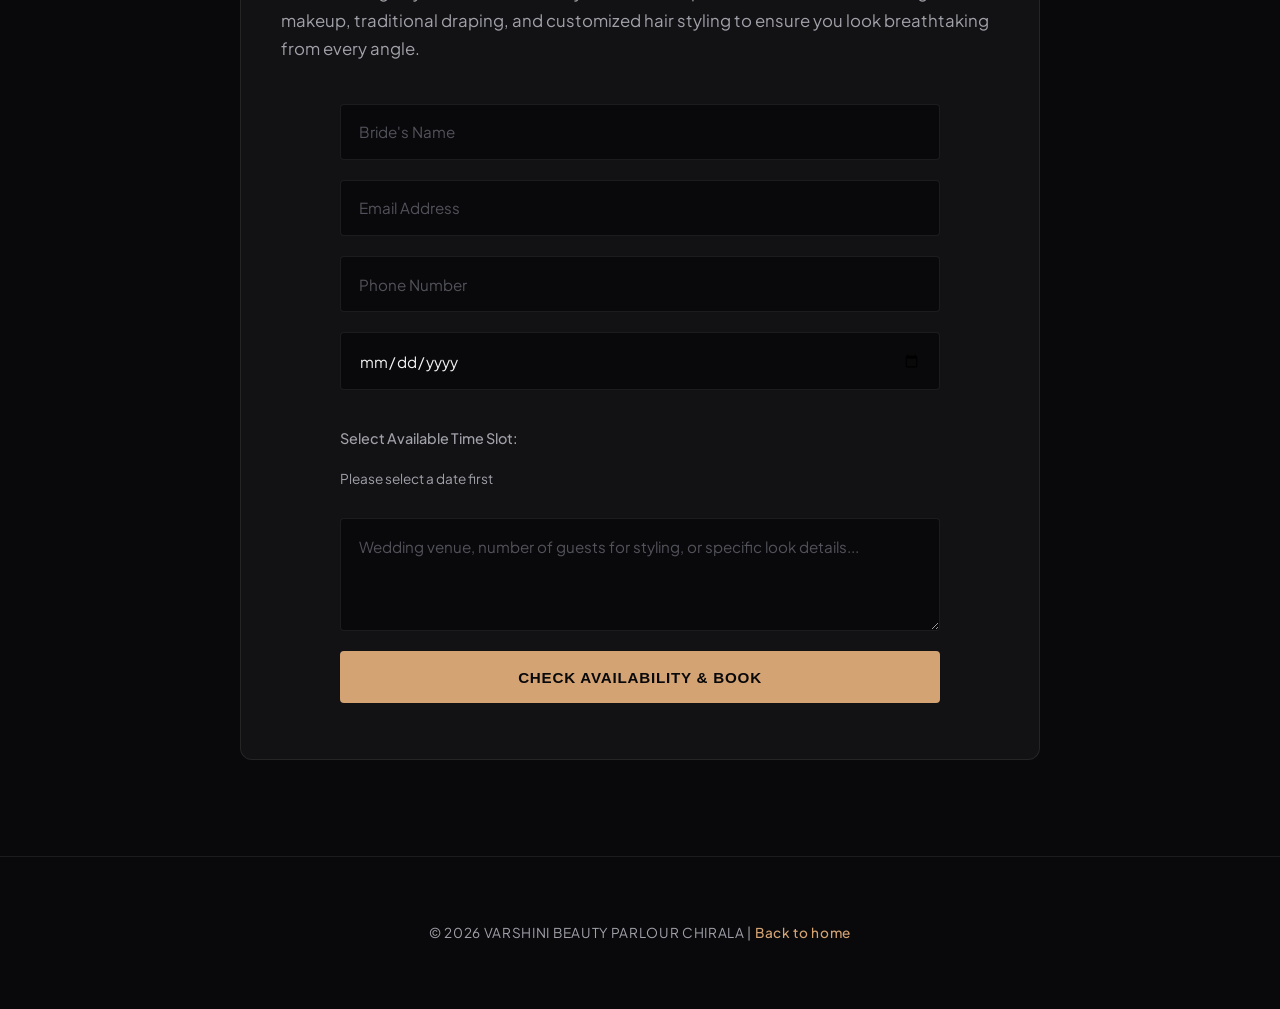
<file: Marriage-makeup.html>
<!DOCTYPE html>
<html lang="en">
<head>
    <meta charset="utf-8"/>
    <meta name="viewport" content="width=device-width, initial-scale=1"/>
    <title>Marriage & Bridal Makeup | VARSHINI BEAUTY PARLOUR CHIRALA</title>
    <link rel="stylesheet" href="style.css" />
    <link rel="icon" type="image/x-icon" href="images/favicon.ico">
  <link rel="canonical" href="https://varshinibeautyparlourchirala.vercel.app/Marriage-makeup.html" />
  <!-- Redirect GitHub Pages to Vercel (Primary Domain) -->
  <script>
    if (window.location.hostname.includes('github.io')) {
      const targetURL = window.location.href.replace('suhas882.github.io/PARLOUR', 'varshinibeautyparlourchirala.vercel.app');
      window.location.replace(targetURL);
    }
  </script>
</head>
<body>
    <header>
        <div class="logo">VARSHINI BEAUTY PARLOUR CHIRALA</div>
        <ul class="nav-links">
      <li><a href="index.html">Home</a></li>
      <li class="dropdown">
        <a class="dropdown-trigger">Services <span class="arrow">▼</span></a>
        <ul class="dropdown-menu">
          <li><a href="hair-styling.html">Hair Styling</a></li>
          <li><a href="manicure-pedicure.html">Manicure & Pedicure</a></li>
          <li><a href="facials-skincare.html">Facials & Skincare</a></li>
          <li><a href="spa-packages.html">Spa Packages</a></li>
          <li><a href="bridal-makeup.html">Bridal Makeup</a></li>
          <li><a href="Marriage-makeup.html">Marriage Makeup</a></li>
          <li><a href="engagement-makeup.html">Engagement Makeup</a></li>
          <li><a href="party-makeup.html">Party Makeup</a></li>
          <li><a href="birthday.html">Birthday Makeup</a></li>
          <li><a href="photoshoot-makeup.html">Photoshoot Makeup</a></li>
          <li><a href="mature-functions.html">Half Saree Function</a></li>
          <li><a href="events.html">Events & Stalls</a></li>
        </ul>
      </li>
      <li><a href="https://share.google/j1UJa43TyOJhqfgnO" target="_blank" rel="noopener noreferrer">Reviews</a></li>
    </ul>
        <button id="openBookingModal" class="btn-book">Book Now</button>
    </header>

    <section class="subpage-hero" style="background-image: url('images/bridal_saree_look.png');">
        <h1>Marriage & Bridal</h1>
    </section>

    <main class="content">
        <section class="gallery-section fade-in-up">
            <h2>Bridal Masterpieces</h2>
            <p style="color: var(--text-muted); margin-bottom: 2rem;">Capturing the essence of traditional South Indian weddings</p>
            <div class="gallery-grid">
                <div class="gallery-item"><img src="images/bridal_saree_look.png" alt="Traditional Marriage Makeup"></div>
                <div class="gallery-item"><img src="images/hero_bridal.png" alt="Bridal Glow Look"></div>
                <div class="gallery-item"><img src="images/engagement_look.png" alt="Reception Look"></div>
                <div class="gallery-item"><img src="images/party_makeup.png" alt="Complete Bridal Makeover"></div>
            </div>
        </section>

        <div class="service-details fade-in-up">
            <h2>Luxury Marriage Packages</h2>
            <p>Your wedding day is a lifetime memory. We offer bespoke bridal services including HD makeup, traditional draping, and customized hair styling to ensure you look breathtaking from every angle.</p>

            <form id="marriagePageForm" action="https://hook.eu1.make.com/vsws8u75gg2c3345kpa3mipmmzl6y8ot" method="POST">
                <input name="name" type="text" placeholder="Bride's Name" required />
                <input name="email" type="email" placeholder="Email Address" required />
                <input name="phone" type="tel" placeholder="Phone Number" required />
                
                <div style="display: flex; gap: 10px;">
                    <input name="date" type="date" required style="flex: 1;" />
                    <input name="time" type="time" required style="flex: 1;" />
                </div>

                <input type="hidden" name="service" value="Marriage/Bridal Makeup">

                <textarea name="message" rows="4" placeholder="Wedding venue, number of guests for styling, or specific look details..."></textarea>
                
                <button type="submit">Check Availability & Book</button>
            </form>
        </div>
    </main>

    <footer>
        &copy; 2026 VARSHINI BEAUTY PARLOUR CHIRALA | <a href="index.html">Back to home</a>
    </footer>

    <!-- Booking Modal -->
    <div id="bookingModalBackdrop" class="modal-backdrop">
      <div class="modal">
        <div class="modal-header">
          <h3 class="modal-title">Book with VARSHINI BEAUTY PARLOUR CHIRALA</h3>
          <button class="modal-close" id="modalCloseBtn">&times;</button>
        </div>
        <div class="modal-grid">
          <a class="book-option" href="tel:+919703384758">
            <div class="icon icon-call">📞</div>
            <div class="option-body">
                <strong>Call Now</strong>
                <span class="small">+91 97033 84758</span>
            </div>
          </a>
          <a class="book-option" target="_blank" href="https://wa.me/919703384758?text=Hi! I want to book a Marriage/Bridal Makeup session.">
            <div class="icon icon-whatsapp">💬</div>
            <div class="option-body">
                <strong>WhatsApp</strong>
                <span class="small">Chat & share references</span>
            </div>
          </a>
          <a class="book-option" target="_blank" href="https://www.instagram.com/ranjitha_chirala_makeup_artist?igsh=MXJxa2d5NXhjMjUxcQ==">
            <div class="icon icon-instagram">📸</div>
            <div class="option-body">
                <strong>Instagram</strong>
                <span class="small">DM our portfolio</span>
            </div>
          </a>
          <a class="book-option" href="mailto:majetiranjitha@gmail.com">
            <div class="icon icon-email">✉️</div>
            <div class="option-body">
                <strong>Email</strong>
                <span class="small">Send detailed requests</span>
            </div>
          </a>
          <a class="book-option" target="_blank" href="https://youtube.com/@chiralamakeupartist?si=A1fp4ObJGxCZFMre">
            <div class="icon icon-youtube">▶️</div>
            <div class="option-body">
                <strong>YouTube</strong>
                <span class="small">Watch our bridal process</span>
            </div>
          </a>
          <a class="book-option" target="_blank" href="https://share.google/j1UJa43TyOJhqfgnO" rel="noopener noreferrer">
            <div class="icon" style="background: #4285F4;">⭐</div>
            <div class="option-body">
                <strong>Google Review</strong>
                <span class="small">Rate us 5-stars on Google Maps</span>
            </div>
          </a>
          <div id="openInlineForm" class="book-option" style="cursor: pointer;">
            <div class="icon icon-form" style="background: #f6ad55;">📝</div>
            <div class="option-body">
                <strong>Request Form</strong>
                <span class="small">Fill details below</span>
            </div>
          </div>
        </div>

        <div id="modalFormWrap" class="modal-form">
          <form id="modalBookingForm" action="https://hook.eu1.make.com/vsws8u75gg2c3345kpa3mipmmzl6y8ot" method="POST">
            <input name="name" type="text" placeholder="Your Name" required />
            <input name="phone" type="tel" placeholder="Phone Number" required />
            <input name="email" type="email" placeholder="Email" required />
            <input name="date" type="date" required />
            <input name="time" type="time" required />
            <input name="service" type="hidden" value="Marriage/Bridal Makeup">
            <textarea name="message" rows="3" placeholder="Additional details"></textarea>
            <button type="submit">Submit Request</button>
          </form>
          <div id="modalFormMsg" class="small" style="display:none; margin-top:0.5rem;"></div>
        </div>
      </div>
    </div>

    <script src="main.js"></script>
</body>
</html>
</file>
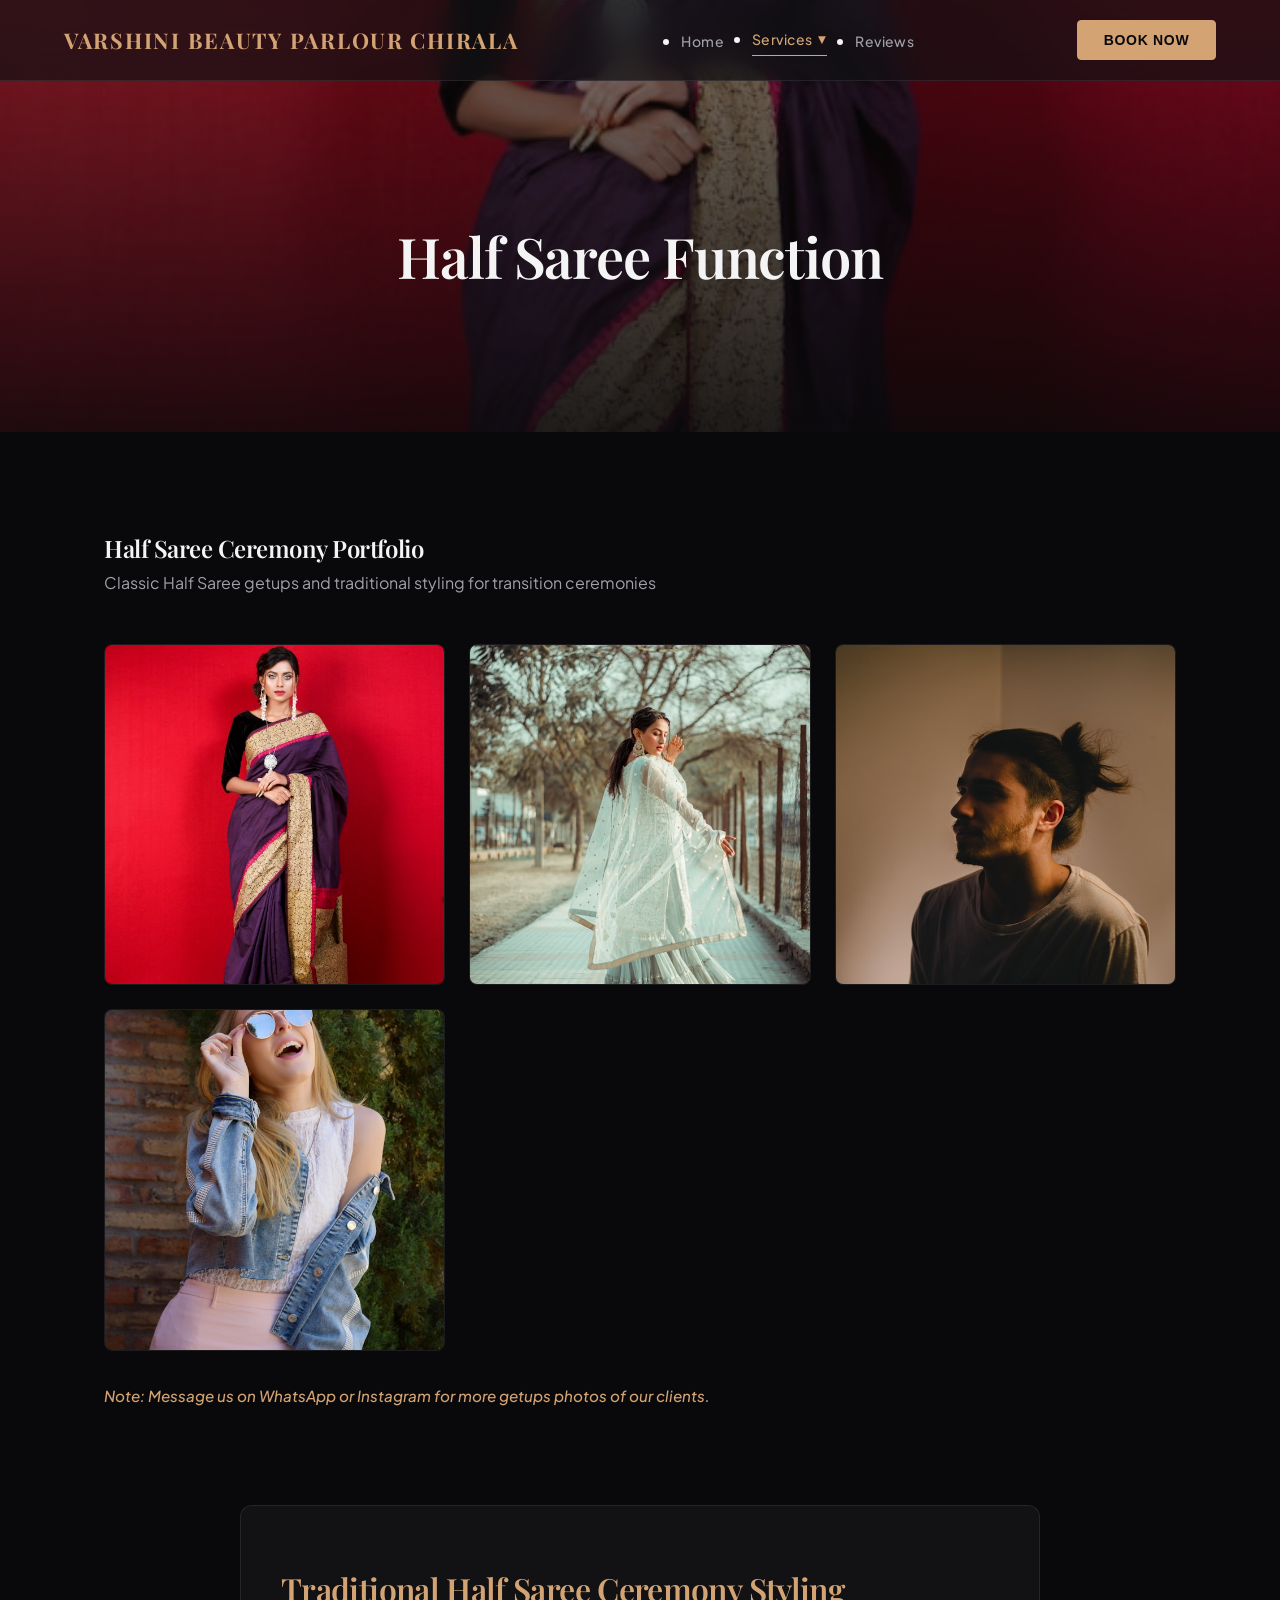
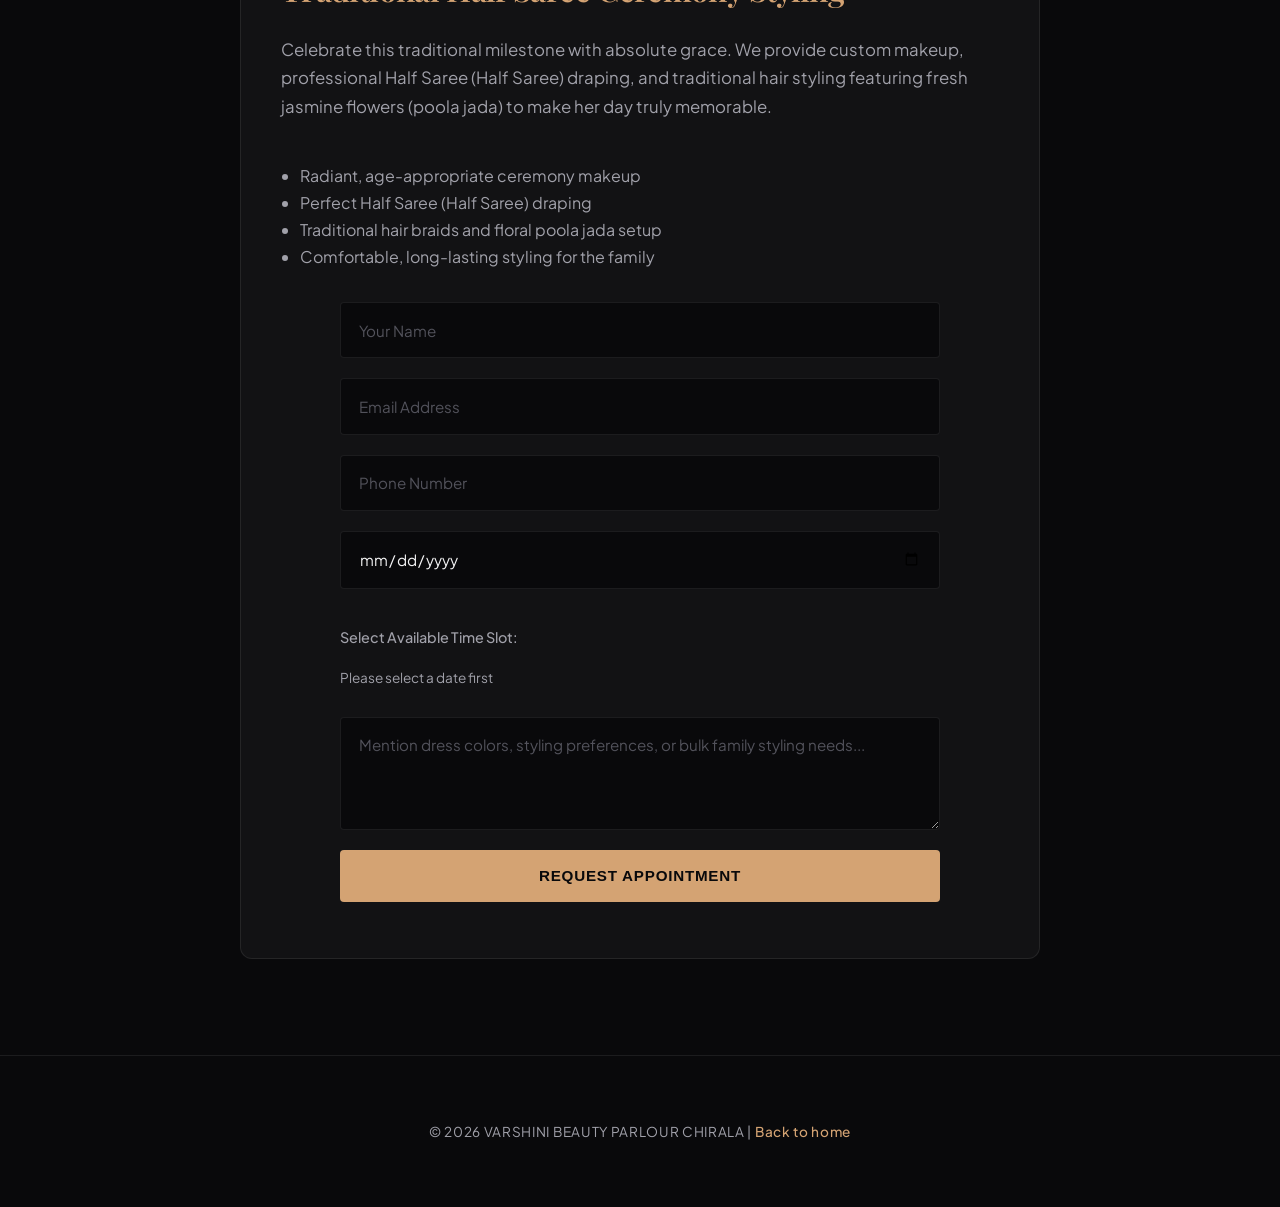
<file: mature-functions.html>
<!DOCTYPE html>
<html lang="en">
<head>
    <meta charset="utf-8"/>
    <meta name="viewport" content="width=device-width, initial-scale=1"/>
    <title>Mature Functions | VARSHINI BEAUTY PARLOUR CHIRALA</title>
    <link rel="stylesheet" href="style.css" />
    <link rel="icon" type="image/x-icon" href="images/favicon.ico">
  <link rel="canonical" href="https://varshinibeautyparlourchirala.vercel.app/mature-functions.html" />
  <!-- Redirect GitHub Pages to Vercel (Primary Domain) -->
  <script>
    if (window.location.hostname.includes('github.io')) {
      const targetURL = window.location.href.replace('suhas882.github.io/PARLOUR', 'varshinibeautyparlourchirala.vercel.app');
      window.location.replace(targetURL);
    }
  </script>
</head>
<body>
    <header>
        <div class="logo">VARSHINI BEAUTY PARLOUR CHIRALA</div>
        <ul class="nav-links">
      <li><a href="index.html">Home</a></li>
      <li class="dropdown">
        <a class="dropdown-trigger">Services <span class="arrow">▼</span></a>
        <ul class="dropdown-menu">
          <li><a href="hair-styling.html">Hair Styling</a></li>
          <li><a href="manicure-pedicure.html">Manicure & Pedicure</a></li>
          <li><a href="facials-skincare.html">Facials & Skincare</a></li>
          <li><a href="spa-packages.html">Spa Packages</a></li>
          <li><a href="bridal-makeup.html">Bridal Makeup</a></li>
          <li><a href="Marriage-makeup.html">Marriage Makeup</a></li>
          <li><a href="engagement-makeup.html">Engagement Makeup</a></li>
          <li><a href="party-makeup.html">Party Makeup</a></li>
          <li><a href="birthday.html">Birthday Makeup</a></li>
          <li><a href="photoshoot-makeup.html">Photoshoot Makeup</a></li>
          <li><a href="mature-functions.html">Half Saree Function</a></li>
          <li><a href="events.html">Events & Stalls</a></li>
        </ul>
      </li>
      <li><a href="https://share.google/j1UJa43TyOJhqfgnO" target="_blank" rel="noopener noreferrer">Reviews</a></li>
    </ul>
        <button id="openBookingModal" class="btn-book">Book Now</button>
    </header>

    <section class="subpage-hero" style="background-image: url('images/mature_1.png');">
        <h1>Half Saree Function</h1>
    </section>

    <main class="content">
        <section class="gallery-section fade-in-up">
            <h2>Half Saree Ceremony Portfolio</h2>
            <p style="color: var(--text-muted); margin-bottom: 2rem;">Classic Half Saree getups and traditional styling for transition ceremonies</p>
            <div class="gallery-grid">
                <div class="gallery-item"><img src="images/mature_1.png" alt="Mature Styling 1"></div>
                <div class="gallery-item"><img src="images/mature_2.png" alt="Mature Styling 2"></div>
                <div class="gallery-item"><img src="images/mature_3.png" alt="Mature Styling 3"></div>
                <div class="gallery-item"><img src="images/mature_4.png" alt="Mature Styling 4"></div>
            </div>
            <p style="margin-top: 2rem; font-style: italic; color: var(--primary); font-weight: 500; font-size: 0.95rem;">Note: Message us on WhatsApp or Instagram for more getups photos of our clients.</p>
        </section>

        <div class="service-details fade-in-up">
            <h2>Traditional Half Saree Ceremony Styling</h2>
            <p>Celebrate this traditional milestone with absolute grace. We provide custom makeup, professional Half Saree (Half Saree) draping, and traditional hair styling featuring fresh jasmine flowers (poola jada) to make her day truly memorable.</p>
            <ul style="margin:1rem 0 2rem 0; padding-left: 1.2rem; color: var(--text-muted);">
                <li>Radiant, age-appropriate ceremony makeup</li>
                <li>Perfect Half Saree (Half Saree) draping</li>
                <li>Traditional hair braids and floral poola jada setup</li>
                <li>Comfortable, long-lasting styling for the family</li>
            </ul>

            <form id="maturePageForm" action="https://hook.eu1.make.com/vsws8u75gg2c3345kpa3mipmmzl6y8ot" method="POST">
                <input name="name" type="text" placeholder="Your Name" required />
                <input name="email" type="email" placeholder="Email Address" required />
                <input name="phone" type="tel" placeholder="Phone Number" required />
                
                <div style="display: flex; gap: 10px;">
                    <input name="date" type="date" required style="flex: 1;" />
                    <input name="time" type="time" required style="flex: 1;" />
                </div>

                <input type="hidden" name="service" value="Half Saree Function Ceremony">

                <textarea name="message" rows="4" placeholder="Mention dress colors, styling preferences, or bulk family styling needs..."></textarea>
                
                <button type="submit">Request Appointment</button>
            </form>
        </div>
    </main>

    <footer>
        &copy; 2026 VARSHINI BEAUTY PARLOUR CHIRALA | <a href="index.html">Back to home</a>
    </footer>

    <!-- Booking Modal -->
    <div id="bookingModalBackdrop" class="modal-backdrop">
      <div class="modal">
        <div class="modal-header">
          <h3 class="modal-title">Book with VARSHINI BEAUTY PARLOUR CHIRALA</h3>
          <button class="modal-close" id="modalCloseBtn">&times;</button>
        </div>
        <div class="modal-grid">
          <a class="book-option" href="tel:+919703384758">
            <div class="icon icon-call">📞</div>
            <div class="option-body">
                <strong>Call Now</strong>
                <span class="small">+91 97033 84758</span>
            </div>
          </a>
          <a class="book-option" target="_blank" href="https://wa.me/919703384758?text=Hi! I want to book a Mature Styling session.">
            <div class="icon icon-whatsapp">💬</div>
            <div class="option-body">
                <strong>WhatsApp</strong>
                <span class="small">Chat & share photos</span>
            </div>
          </a>
          <a class="book-option" target="_blank" href="https://www.instagram.com/ranjitha_chirala_makeup_artist?igsh=MXJxa2d5NXhjMjUxcQ==">
            <div class="icon icon-instagram">📸</div>
            <div class="option-body">
                <strong>Instagram</strong>
                <span class="small">DM our portfolio</span>
            </div>
          </a>
          <a class="book-option" href="mailto:majetiranjitha@gmail.com">
            <div class="icon icon-email">✉️</div>
            <div class="option-body">
                <strong>Email</strong>
                <span class="small">Send detailed requests</span>
            </div>
          </a>
          <a class="book-option" target="_blank" href="https://youtube.com/@chiralamakeupartist?si=A1fp4ObJGxCZFMre">
            <div class="icon icon-youtube">▶️</div>
            <div class="option-body">
                <strong>YouTube</strong>
                <span class="small">Watch our process</span>
            </div>
          </a>
          <a class="book-option" target="_blank" href="https://share.google/j1UJa43TyOJhqfgnO" rel="noopener noreferrer">
            <div class="icon" style="background: #4285F4;">⭐</div>
            <div class="option-body">
                <strong>Google Review</strong>
                <span class="small">Rate us 5-stars on Google Maps</span>
            </div>
          </a>
          <div id="openInlineForm" class="book-option" style="cursor: pointer;">
            <div class="icon icon-form" style="background: #f6ad55;">📝</div>
            <div class="option-body">
                <strong>Request Form</strong>
                <span class="small">Fill details below</span>
            </div>
          </div>
        </div>

        <div id="modalFormWrap" class="modal-form">
          <form id="modalBookingForm" action="https://hook.eu1.make.com/vsws8u75gg2c3345kpa3mipmmzl6y8ot" method="POST">
            <input name="name" type="text" placeholder="Your Name" required />
            <input name="phone" type="tel" placeholder="Phone Number" required />
            <input name="email" type="email" placeholder="Email" required />
            <input name="date" type="date" required />
            <input name="time" type="time" required />
            <input name="service" type="hidden" value="Mature Functions Styling">
            <textarea name="message" rows="3" placeholder="Additional details"></textarea>
            <button type="submit">Submit Request</button>
          </form>
          <div id="modalFormMsg" class="small" style="display:none; margin-top:0.5rem;"></div>
        </div>
      </div>
    </div>

    <script src="main.js"></script>
</body>
</html>
</file>
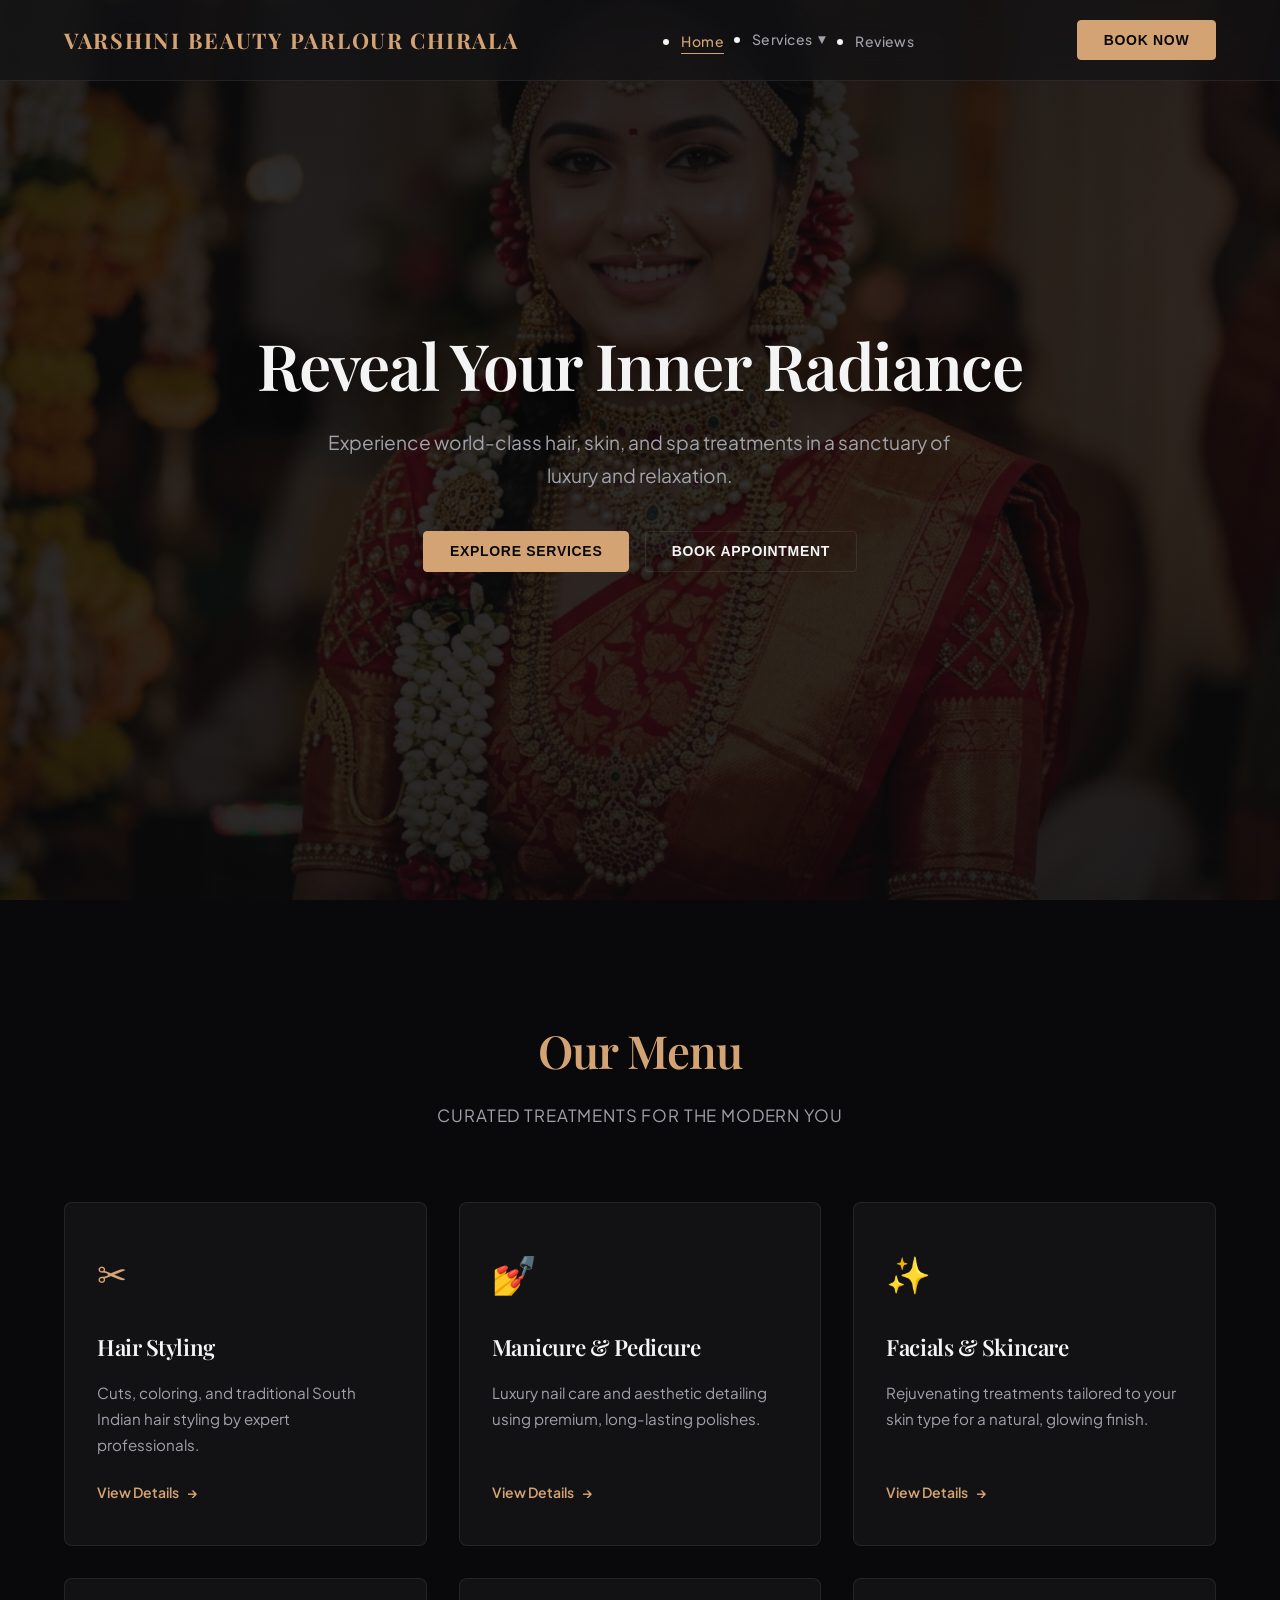
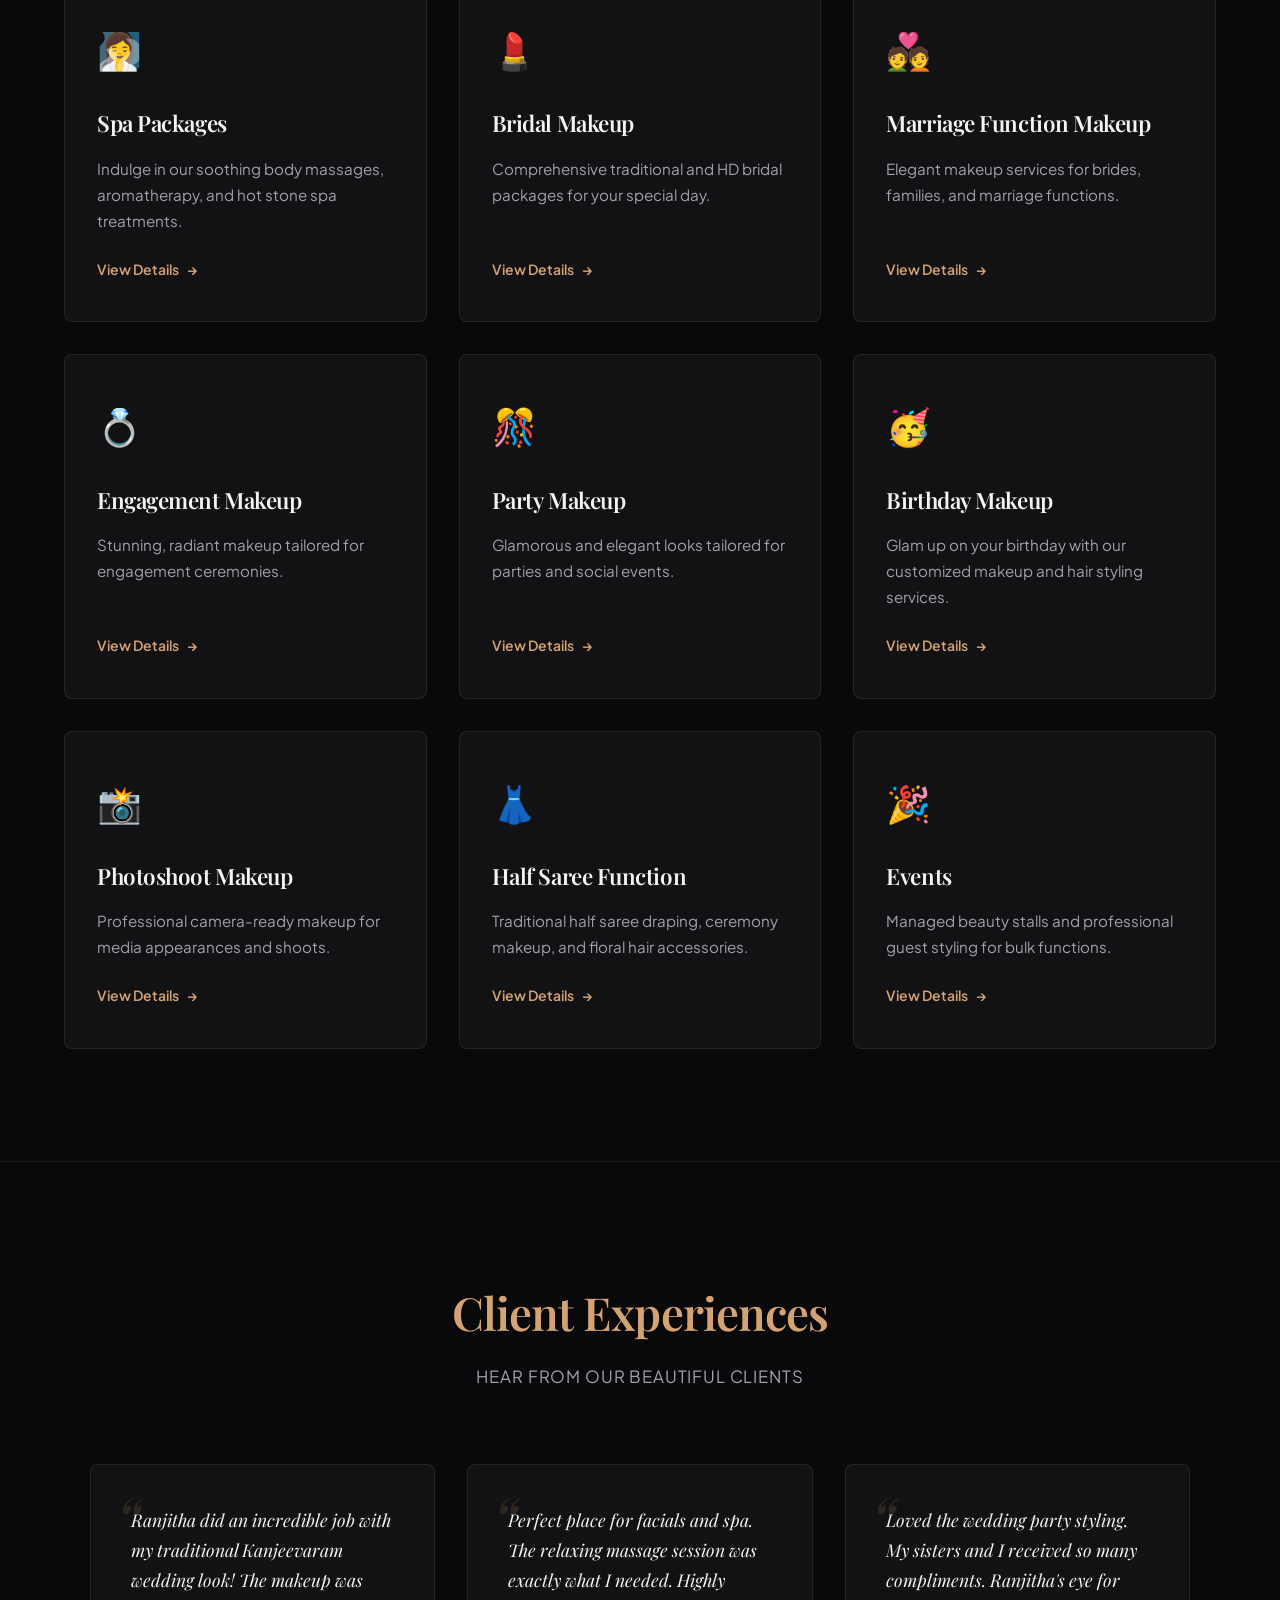
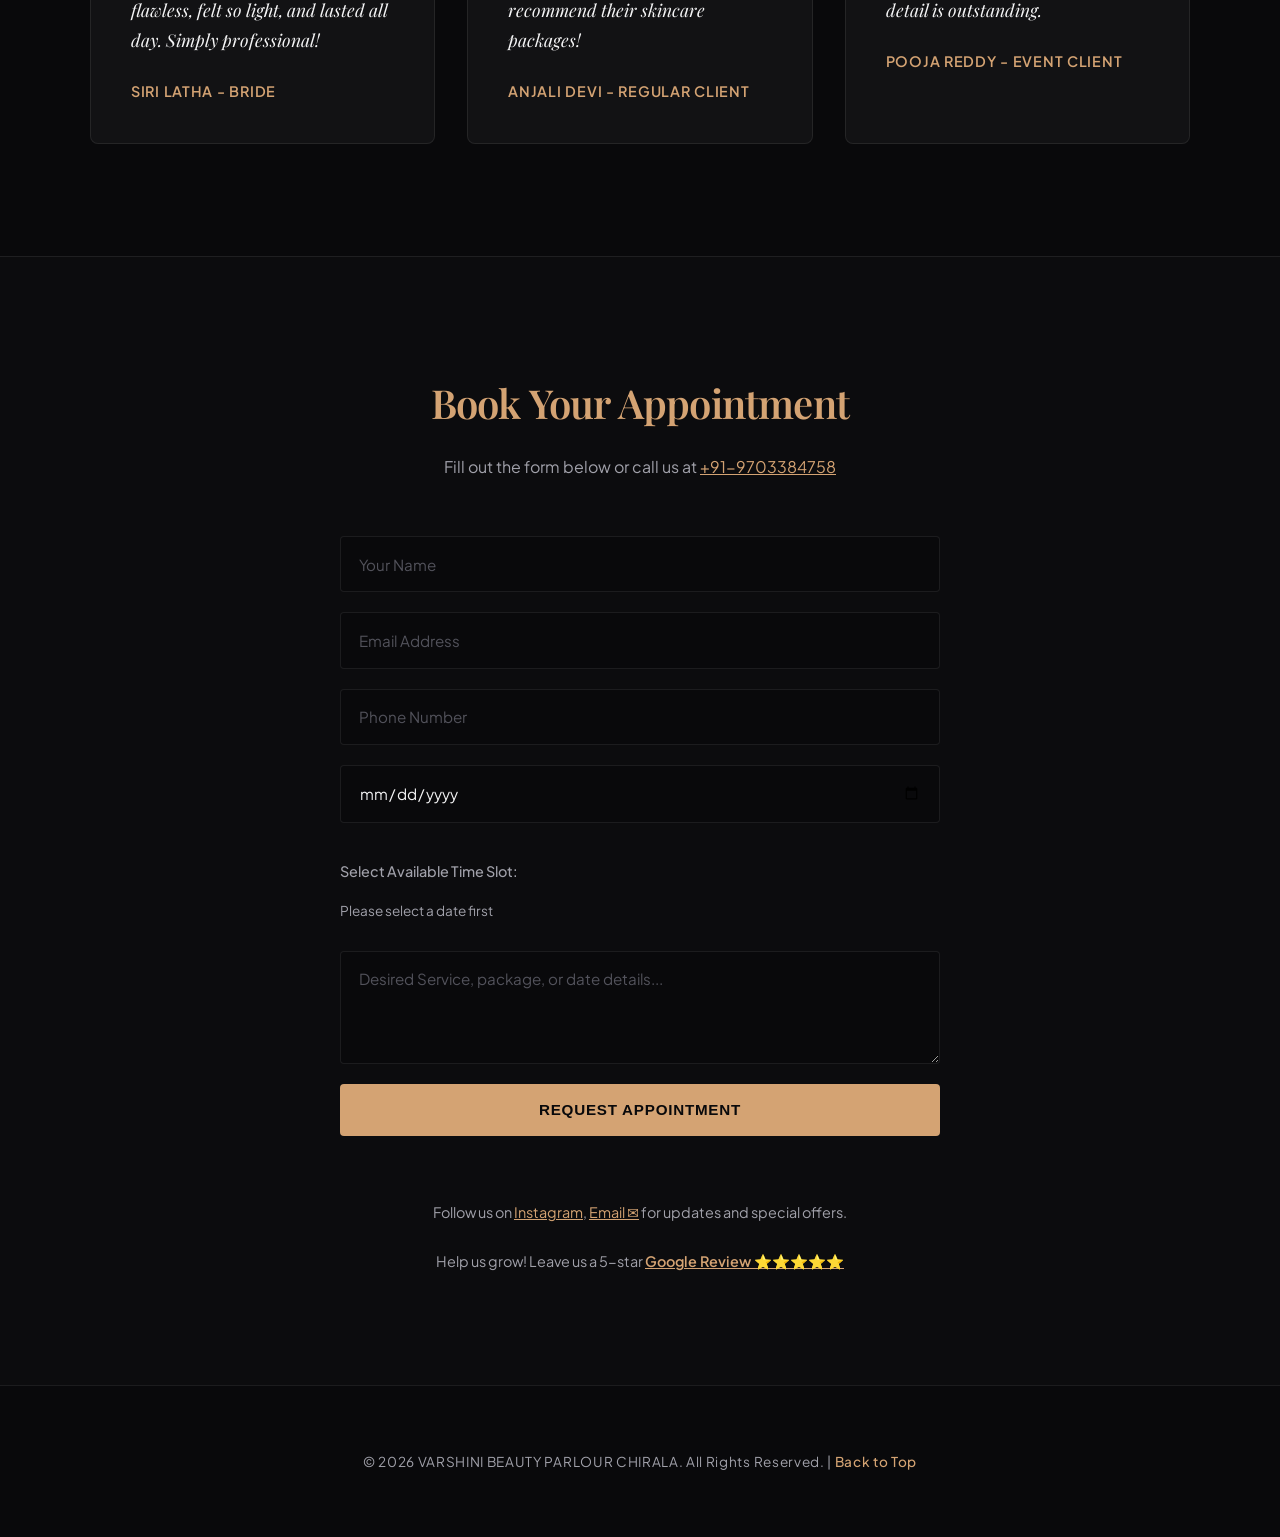
<file: parlourwebsite.html>
<!DOCTYPE html>
<html lang="en">
<head>
  <meta charset="UTF-8" />
  <meta name="viewport" content="width=device-width, initial-scale=1.0"/>
  <title>VARSHINI BEAUTY PARLOUR CHIRALA | Professional Luxury Salon & Bridal Artistry</title>
  <meta name="description" content="Experience world-class bridal makeup, hair styling, skin care, and luxury spa packages by Ranjitha Majeti, the premier makeup artist in Chirala. Request an appointment today." />
  
  <!-- CSS Stylesheet -->
  <link rel="stylesheet" href="style.css" />
  
  <!-- Favicon -->
  <link rel="icon" type="image/x-icon" href="images/favicon.ico">
</head>

<body>
  <header>
    <div class="logo">VARSHINI BEAUTY PARLOUR CHIRALA</div>

    <ul class="nav-links">
      <li><a href="parlourwebsite.html">Home</a></li>
      <li class="dropdown">
        <a class="dropdown-trigger">Services <span class="arrow">▼</span></a>
        <ul class="dropdown-menu">
          <li><a href="hair-styling.html">Hair Styling</a></li>
          <li><a href="manicure-pedicure.html">Manicure & Pedicure</a></li>
          <li><a href="facials-skincare.html">Facials & Skincare</a></li>
          <li><a href="spa-packages.html">Spa Packages</a></li>
          <li><a href="bridal-makeup.html">Bridal Makeup</a></li>
          <li><a href="Marriage-makeup.html">Marriage Makeup</a></li>
          <li><a href="engagement-makeup.html">Engagement Makeup</a></li>
          <li><a href="party-makeup.html">Party Makeup</a></li>
          <li><a href="birthday.html">Birthday Makeup</a></li>
          <li><a href="photoshoot-makeup.html">Photoshoot Makeup</a></li>
          <li><a href="mature-functions.html">Half Saree Function</a></li>
          <li><a href="events.html">Events & Stalls</a></li>
        </ul>
      </li>
      <li><a href="https://share.google/j1UJa43TyOJhqfgnO" target="_blank" rel="noopener noreferrer">Reviews</a></li>
    </ul>

    <button id="openBookingModal" class="btn-book" aria-haspopup="dialog" aria-controls="bookingModalBackdrop">Book Now</button>
  </header>

  <!-- Hero Section -->
  <section class="hero" id="hero" style="background-image: url('images/hero_bridal.png');">
    <div class="hero-content">
      <h1 class="fade-in-up">Reveal Your Inner Radiance</h1>
      <p class="fade-in-up">Experience world-class hair, skin, and spa treatments in a sanctuary of luxury and relaxation.</p>
      <div class="hero-cta fade-in-up">
        <button class="btn-book" onclick="document.getElementById('services').scrollIntoView({behavior:'smooth'});">Explore Services</button>
        <button class="btn-secondary" onclick="document.getElementById('contact').scrollIntoView({behavior:'smooth'});">Book Appointment</button>
      </div>
    </div>
  </section>

  <!-- Services Grid -->
  <section id="services" class="services">
    <div class="section-title fade-in-up">
      <h2>Our Menu</h2>
      <p>Curated treatments for the modern you</p>
    </div>

    <div class="services-grid">
      <a class="service-card fade-in-up" href="hair-styling.html">
        <div class="service-icon">✂️</div>
        <h3>Hair Styling</h3>
        <p>Cuts, coloring, and traditional South Indian hair styling by expert professionals.</p>
        <span class="service-card-link">View Details</span>
      </a>

      <a class="service-card fade-in-up" href="manicure-pedicure.html">
        <div class="service-icon">💅</div>
        <h3>Manicure & Pedicure</h3>
        <p>Luxury nail care and aesthetic detailing using premium, long-lasting polishes.</p>
        <span class="service-card-link">View Details</span>
      </a>

      <a class="service-card fade-in-up" href="facials-skincare.html">
        <div class="service-icon">✨</div>
        <h3>Facials & Skincare</h3>
        <p>Rejuvenating treatments tailored to your skin type for a natural, glowing finish.</p>
        <span class="service-card-link">View Details</span>
      </a>

      <a class="service-card fade-in-up" href="spa-packages.html">
        <div class="service-icon">🧖‍♀️</div>
        <h3>Spa Packages</h3>
        <p>Indulge in our soothing body massages, aromatherapy, and hot stone spa treatments.</p>
        <span class="service-card-link">View Details</span>
      </a>

      <a class="service-card fade-in-up" href="bridal-makeup.html">
        <div class="service-icon">💄</div>
        <h3>Bridal Makeup</h3>
        <p>Comprehensive traditional and HD bridal packages for your special day.</p>
        <span class="service-card-link">View Details</span>
      </a>

      <a class="service-card fade-in-up" href="Marriage-makeup.html">
        <div class="service-icon">💑</div>
        <h3>Marriage Function Makeup</h3>
        <p>Elegant makeup services for brides, families, and marriage functions.</p>
        <span class="service-card-link">View Details</span>
      </a>

      <a class="service-card fade-in-up" href="engagement-makeup.html">
        <div class="service-icon">💍</div>
        <h3>Engagement Makeup</h3>
        <p>Stunning, radiant makeup tailored for engagement ceremonies.</p>
        <span class="service-card-link">View Details</span>
      </a>

      <a class="service-card fade-in-up" href="party-makeup.html">
        <div class="service-icon">🎊</div>
        <h3>Party Makeup</h3>
        <p>Glamorous and elegant looks tailored for parties and social events.</p>
        <span class="service-card-link">View Details</span>
      </a>

      <a class="service-card fade-in-up" href="birthday.html">
        <div class="service-icon">🥳</div>
        <h3>Birthday Makeup</h3>
        <p>Glam up on your birthday with our customized makeup and hair styling services.</p>
        <span class="service-card-link">View Details</span>
      </a>

      <a class="service-card fade-in-up" href="photoshoot-makeup.html">
        <div class="service-icon">📸</div>
        <h3>Photoshoot Makeup</h3>
        <p>Professional camera-ready makeup for media appearances and shoots.</p>
        <span class="service-card-link">View Details</span>
      </a>

      <a class="service-card fade-in-up" href="mature-functions.html">
        <div class="service-icon">👗</div>
        <h3>Half Saree Function</h3>
        <p>Traditional half saree draping, ceremony makeup, and floral hair accessories.</p>
        <span class="service-card-link">View Details</span>
      </a>

      <a class="service-card fade-in-up" href="events.html">
        <div class="service-icon">🎉</div>
        <h3>Events</h3>
        <p>Managed beauty stalls and professional guest styling for bulk functions.</p>
        <span class="service-card-link">View Details</span>
      </a>
    </div>
  </section>

  <!-- Testimonials Section -->
  <section class="testimonials">
    <div class="section-title fade-in-up">
      <h2>Client Experiences</h2>
      <p>Hear from our beautiful clients</p>
    </div>
    <div class="testimonial-grid">
      <div class="testimonial-card fade-in-up">
        <div class="testimonial-quote">Ranjitha did an incredible job with my traditional Kanjeevaram wedding look! The makeup was flawless, felt so light, and lasted all day. Simply professional!</div>
        <div class="testimonial-author">Siri Latha - Bride</div>
      </div>
      <div class="testimonial-card fade-in-up">
        <div class="testimonial-quote">Perfect place for facials and spa. The relaxing massage session was exactly what I needed. Highly recommend their skincare packages!</div>
        <div class="testimonial-author">Anjali Devi - Regular Client</div>
      </div>
      <div class="testimonial-card fade-in-up">
        <div class="testimonial-quote">Loved the wedding party styling. My sisters and I received so many compliments. Ranjitha's eye for detail is outstanding.</div>
        <div class="testimonial-author">Pooja Reddy - Event Client</div>
      </div>
    </div>
  </section>

  <!-- Contact/Booking Form -->
  <section id="contact" class="contact" aria-labelledby="contactTitle">
    <div class="fade-in-up">
      <h2 id="contactTitle">Book Your Appointment</h2>
      <p>Fill out the form below or call us at <a href="tel:+919703384758" style="color:var(--primary); text-decoration:underline;">+91-9703384758</a></p>
    </div>

    <form id="bookingForm" action="https://hook.eu1.make.com/vsws8u75gg2c3345kpa3mipmmzl6y8ot" method="POST" class="fade-in-up">
      <input name="name" type="text" placeholder="Your Name" required />
      <input name="email" type="email" placeholder="Email Address" required />
      <input name="phone" type="tel" placeholder="Phone Number" />
      <div style="display: flex; gap: 1rem;">
        <input name="Date" type="date" placeholder="Date" required />
        <input name="Time" type="time" placeholder="Time" required />
      </div>  
      <textarea name="message" rows="4" placeholder="Desired Service, package, or date details..."></textarea>
      <button type="submit">Request Appointment</button>
    </form>

    <div class="fade-in-up" style="margin-top: 4rem; font-size: 0.9rem; text-align: center; color: var(--text-muted);">
      Follow us on
      <a href="https://www.instagram.com/ranjithamajeti_?igsh=MXJxa2d5NXhjMjUxcQ==" target="_blank" rel="noopener noreferrer" style="color:var(--primary); text-decoration:underline;">Instagram</a>,
      <a href="mailto:majetiranjitha@gmail.com" style="color:var(--primary); text-decoration:underline;">Email ✉️</a> for updates and special offers.<br><br>Help us grow! Leave us a 5-star <a href="https://share.google/j1UJa43TyOJhqfgnO" target="_blank" rel="noopener noreferrer" style="color:var(--primary); text-decoration:underline; font-weight: 600;">Google Review ⭐⭐⭐⭐⭐</a>
    </div>
  </section>

  <!-- Footer -->
  <footer>
    <p>&copy; 2026 VARSHINI BEAUTY PARLOUR CHIRALA. All Rights Reserved. | <a href="parlourwebsite.html">Back to Top</a></p>
  </footer>

  <!-- Booking Modal -->
  <div id="bookingModalBackdrop" class="modal-backdrop" role="dialog" aria-modal="true" aria-labelledby="bookingModalTitle" aria-hidden="true">
    <div class="modal" role="document">
      <div class="modal-header">
        <div>
          <h3 id="bookingModalTitle" class="modal-title">Book with VARSHINI BEAUTY PARLOUR CHIRALA</h3>
          <p class="small" style="color: var(--text-muted); margin-top: 0.25rem;">Connect instantly or send a request below.</p>
        </div>
        <button class="modal-close" id="modalCloseBtn" aria-label="Close booking dialog">&times;</button>
      </div>

      <div class="modal-grid" id="bookingOptions">
        <a class="book-option" href="tel:+919703384758" title="Call us" rel="noopener">
          <div class="icon icon-call">📞</div>
          <div class="option-body">
            <strong>Call Now</strong>
            <div class="small">+91 97033 84758 — voice booking</div>
          </div>
        </a>

        <a class="book-option" target="_blank" href="https://wa.me/919703384758?text=Hi%20there!%20I%20would%20like%20to%20book%20an%20appointment." rel="noopener noreferrer">
          <div class="icon icon-whatsapp">💬</div>
          <div class="option-body">
            <strong>WhatsApp</strong>
            <div class="small">Quick chat & reference sharing</div>
          </div>
        </a>

        <a class="book-option" target="_blank" href="https://www.instagram.com/ranjithamajeti_?igsh=MXJxa2d5NXhjMjUxcQ==" rel="noopener noreferrer">
          <div class="icon icon-social">📸</div>
          <div class="option-body">
            <strong>Instagram</strong>
            <div class="small">DM our luxury portfolio</div>
          </div>
        </a>
        
        <a class="book-option" href="mailto:majetiranjitha@gmail.com?subject=Appointment%20Request&body=Hi%2C%0A%0AI%20would%20like%20to%20book%20an%20appointment." rel="noopener">
          <div class="icon icon-email">✉️</div>
          <div class="option-body">
            <strong>Email Us</strong>
            <div class="small">majetiranjitha@gmail.com</div>
          </div>
        </a>

        <a class="book-option" target="_blank" href="https://youtube.com/@chiralamakeupartist?si=A1fp4ObJGxCZFMre" rel="noopener noreferrer">
          <div class="icon icon-youtube">▶️</div>
          <div class="option-body">
            <strong>YouTube Channel</strong>
            <div class="small">Watch our makeup makeovers</div>
          </div>
        </a>
          <a class="book-option" target="_blank" href="https://share.google/j1UJa43TyOJhqfgnO" rel="noopener noreferrer">
            <div class="icon" style="background: #4285F4;">⭐</div>
            <div class="option-body">
                <strong>Google Review</strong>
                <span class="small">Rate us 5-stars on Google Maps</span>
            </div>
          </a>

        <div id="openInlineForm" class="book-option" role="button" tabindex="0" aria-pressed="false" style="cursor: pointer;">
          <div class="icon icon-form">📝</div>
          <div class="option-body">
            <strong>Request Callback Form</strong>
            <div class="small">Fill form and we will call you</div>
          </div>
        </div>
      </div>

      <div id="modalFormWrap" class="modal-form">
        <form id="modalBookingForm" action="https://hook.eu1.make.com/vsws8u75gg2c3345kpa3mipmmzl6y8ot" method="POST">
          <input name="name" type="text" placeholder="Your Name" required />
          <input name="email" type="email" placeholder="Email Address" required />
          <input name="phone" type="tel" placeholder="Phone Number" />
          <input name="date" type="date" placeholder="Date" required />
          <input name="time" type="time" placeholder="Time" required />
          <textarea name="message" rows="3" placeholder="Preferred service or requirements"></textarea>
          <button type="submit">Submit Request</button>
        </form>
        <div id="modalFormMsg" class="small" style="display:none; margin-top:0.5rem;"></div>
      </div>
    </div>
  </div>

  <!-- Global Controller Script -->
  <script src="main.js"></script>
</body>
</html>
</file>
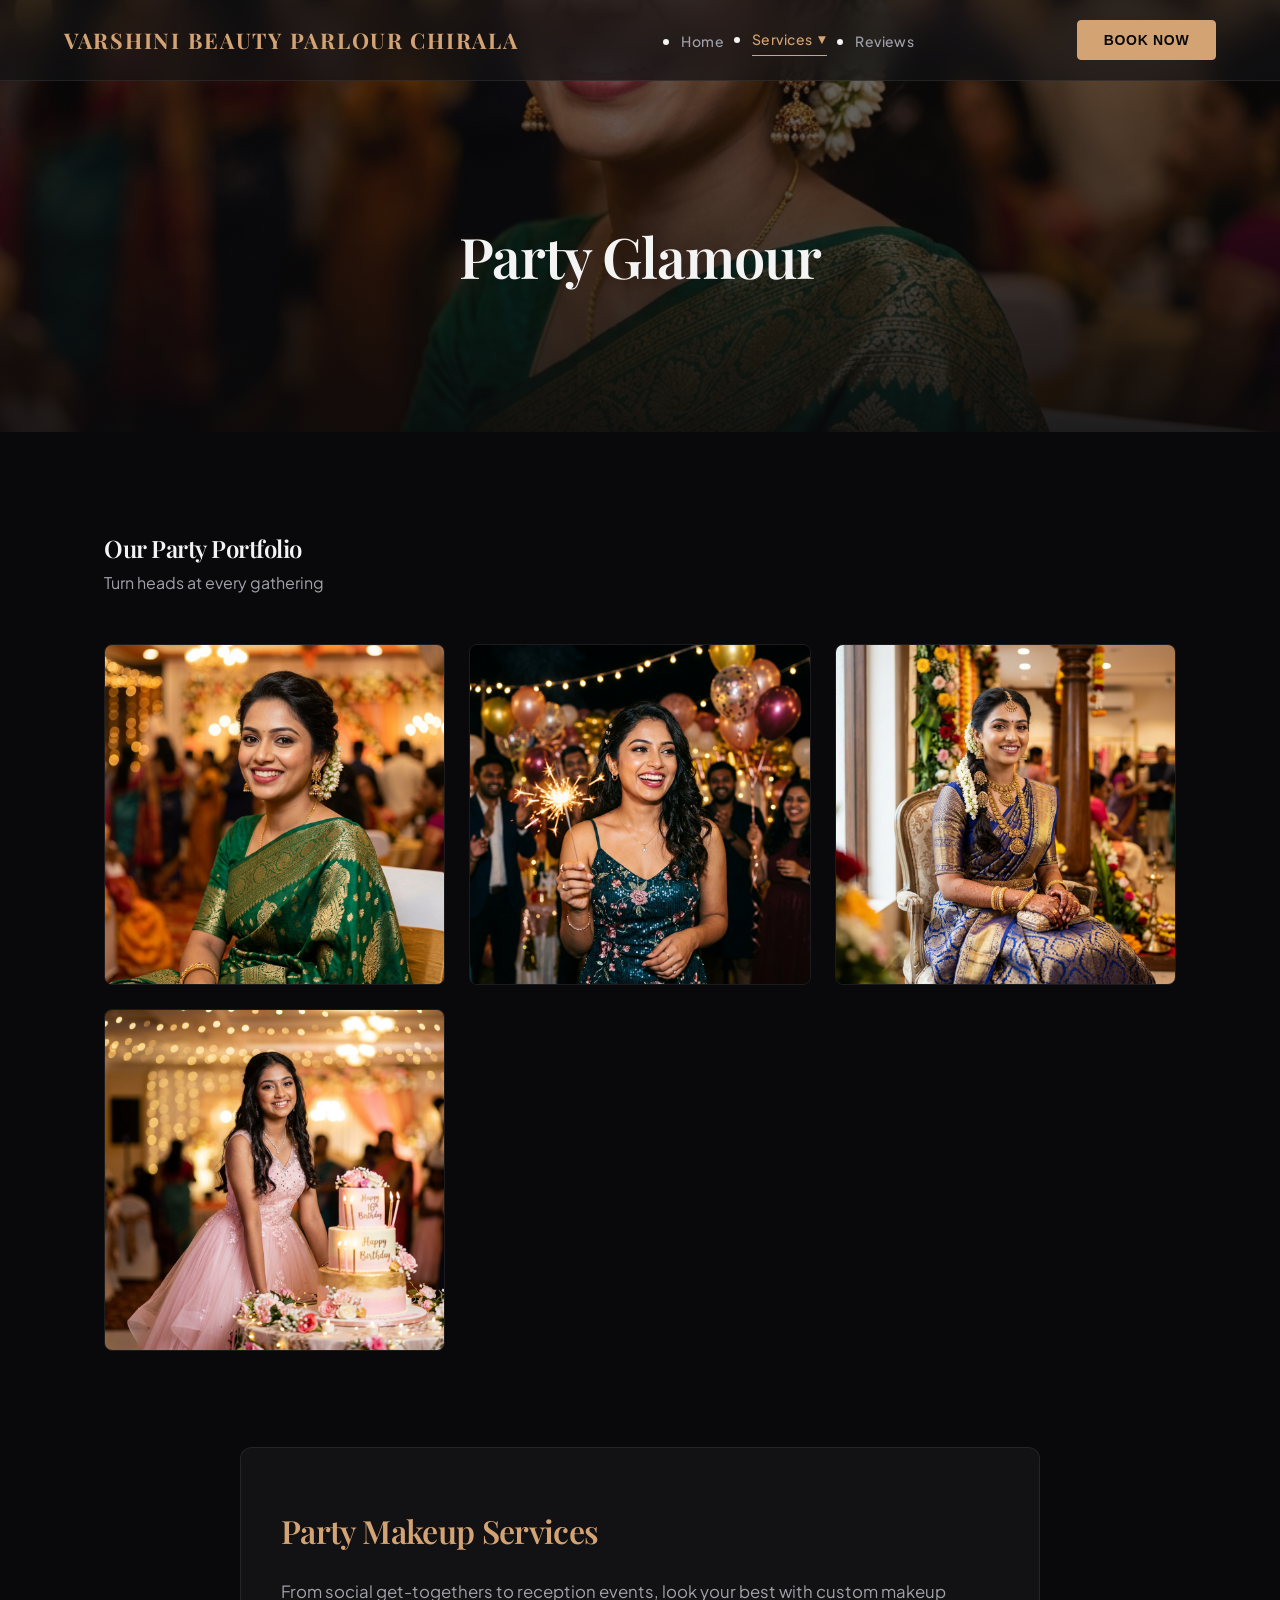
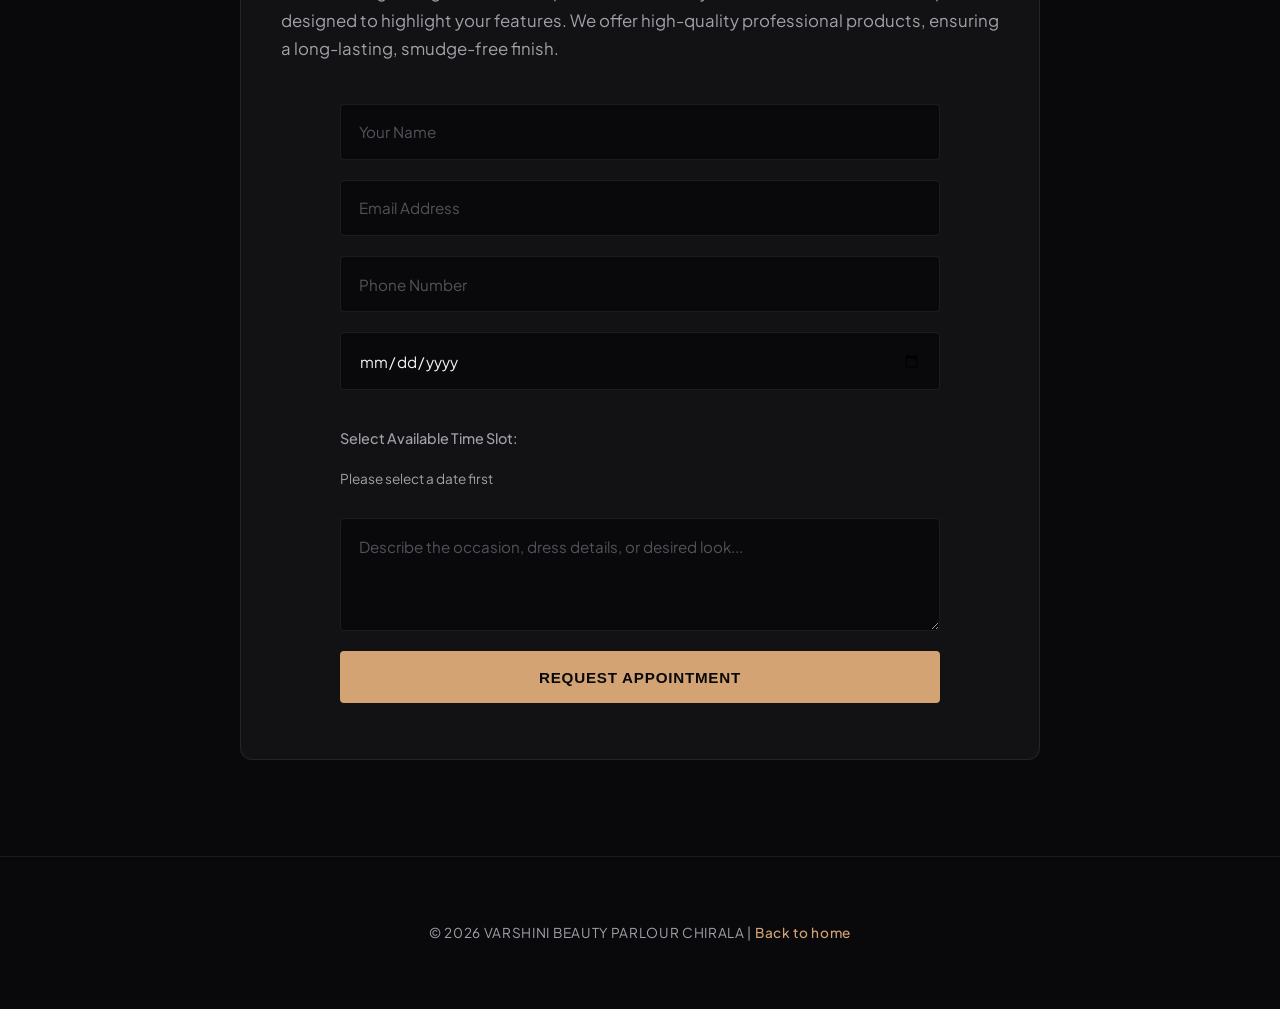
<file: party-makeup.html>
<!DOCTYPE html>
<html lang="en">
<head>
    <meta charset="utf-8"/>
    <meta name="viewport" content="width=device-width, initial-scale=1"/>
    <title>Party Makeup | VARSHINI BEAUTY PARLOUR CHIRALA</title>
    <link rel="stylesheet" href="style.css" />
    <link rel="icon" type="image/x-icon" href="images/favicon.ico">
  <link rel="canonical" href="https://varshinibeautyparlourchirala.vercel.app/party-makeup.html" />
  <!-- Redirect GitHub Pages to Vercel (Primary Domain) -->
  <script>
    if (window.location.hostname.includes('github.io')) {
      const targetURL = window.location.href.replace('suhas882.github.io/PARLOUR', 'varshinibeautyparlourchirala.vercel.app');
      window.location.replace(targetURL);
    }
  </script>
</head>
<body>
    <header>
        <div class="logo">VARSHINI BEAUTY PARLOUR CHIRALA</div>
        <ul class="nav-links">
      <li><a href="index.html">Home</a></li>
      <li class="dropdown">
        <a class="dropdown-trigger">Services <span class="arrow">▼</span></a>
        <ul class="dropdown-menu">
          <li><a href="hair-styling.html">Hair Styling</a></li>
          <li><a href="manicure-pedicure.html">Manicure & Pedicure</a></li>
          <li><a href="facials-skincare.html">Facials & Skincare</a></li>
          <li><a href="spa-packages.html">Spa Packages</a></li>
          <li><a href="bridal-makeup.html">Bridal Makeup</a></li>
          <li><a href="Marriage-makeup.html">Marriage Makeup</a></li>
          <li><a href="engagement-makeup.html">Engagement Makeup</a></li>
          <li><a href="party-makeup.html">Party Makeup</a></li>
          <li><a href="birthday.html">Birthday Makeup</a></li>
          <li><a href="photoshoot-makeup.html">Photoshoot Makeup</a></li>
          <li><a href="mature-functions.html">Half Saree Function</a></li>
          <li><a href="events.html">Events & Stalls</a></li>
        </ul>
      </li>
      <li><a href="https://share.google/j1UJa43TyOJhqfgnO" target="_blank" rel="noopener noreferrer">Reviews</a></li>
    </ul>
        <button id="openBookingModal" class="btn-book">Book Now</button>
    </header>

    <section class="subpage-hero" style="background-image: url('images/party_makeup.png');">
        <h1>Party Glamour</h1>
    </section>

    <main class="content">
        <section class="gallery-section fade-in-up">
            <h2>Our Party Portfolio</h2>
            <p style="color: var(--text-muted); margin-bottom: 2rem;">Turn heads at every gathering</p>
            <div class="gallery-grid">
                <div class="gallery-item"><img src="images/party_makeup.png" alt="Party Look 1"></div>
                <div class="gallery-item"><img src="images/birthday_makeup_1.png" alt="Party Look 2"></div>
                <div class="gallery-item"><img src="images/engagement_look.png" alt="Party Look 3"></div>
                <div class="gallery-item"><img src="images/birthday_makeup_2.png" alt="Party Look 4"></div>
            </div>
        </section>

        <div class="service-details fade-in-up">
            <h2>Party Makeup Services</h2>
            <p>From social get-togethers to reception events, look your best with custom makeup designed to highlight your features. We offer high-quality professional products, ensuring a long-lasting, smudge-free finish.</p>

            <form id="partyPageForm" action="https://hook.eu1.make.com/vsws8u75gg2c3345kpa3mipmmzl6y8ot" method="POST">
                <input name="name" type="text" placeholder="Your Name" required />
                <input name="email" type="email" placeholder="Email Address" required />
                <input name="phone" type="tel" placeholder="Phone Number" required />
                
                <div style="display: flex; gap: 10px;">
                    <input name="date" type="date" required style="flex: 1;" />
                    <input name="time" type="time" required style="flex: 1;" />
                </div>

                <input type="hidden" name="service" value="Party Makeup">

                <textarea name="message" rows="4" placeholder="Describe the occasion, dress details, or desired look..."></textarea>
                
                <button type="submit">Request Appointment</button>
            </form>
        </div>
    </main>

    <footer>
        &copy; 2026 VARSHINI BEAUTY PARLOUR CHIRALA | <a href="index.html">Back to home</a>
    </footer>

    <!-- Booking Modal -->
    <div id="bookingModalBackdrop" class="modal-backdrop">
      <div class="modal">
        <div class="modal-header">
          <h3 class="modal-title">Book with VARSHINI BEAUTY PARLOUR CHIRALA</h3>
          <button class="modal-close" id="modalCloseBtn">&times;</button>
        </div>
        <div class="modal-grid">
          <a class="book-option" href="tel:+919703384758">
            <div class="icon icon-call">📞</div>
            <div class="option-body">
                <strong>Call Now</strong>
                <span class="small">+91 97033 84758</span>
            </div>
          </a>
          <a class="book-option" target="_blank" href="https://wa.me/919703384758?text=Hi! I would like to book a Party Makeup session.">
            <div class="icon icon-whatsapp">💬</div>
            <div class="option-body">
                <strong>WhatsApp</strong>
                <span class="small">Chat & share photos</span>
            </div>
          </a>
          <a class="book-option" target="_blank" href="https://www.instagram.com/ranjitha_chirala_makeup_artist?igsh=MXJxa2d5NXhjMjUxcQ==">
            <div class="icon icon-instagram">📸</div>
            <div class="option-body">
                <strong>Instagram</strong>
                <span class="small">DM our portfolio</span>
            </div>
          </a>
          <a class="book-option" href="mailto:majetiranjitha@gmail.com">
            <div class="icon icon-email">✉️</div>
            <div class="option-body">
                <strong>Email</strong>
                <span class="small">Send detailed requests</span>
            </div>
          </a>
          <a class="book-option" target="_blank" href="https://youtube.com/@chiralamakeupartist?si=A1fp4ObJGxCZFMre">
            <div class="icon icon-youtube">▶️</div>
            <div class="option-body">
                <strong>YouTube</strong>
                <span class="small">Watch our process</span>
            </div>
          </a>
          <a class="book-option" target="_blank" href="https://share.google/j1UJa43TyOJhqfgnO" rel="noopener noreferrer">
            <div class="icon" style="background: #4285F4;">⭐</div>
            <div class="option-body">
                <strong>Google Review</strong>
                <span class="small">Rate us 5-stars on Google Maps</span>
            </div>
          </a>
          <div id="openInlineForm" class="book-option" style="cursor: pointer;">
            <div class="icon icon-form" style="background: #f6ad55;">📝</div>
            <div class="option-body">
                <strong>Request Form</strong>
                <span class="small">Fill details below</span>
            </div>
          </div>
        </div>

        <div id="modalFormWrap" class="modal-form">
          <form id="modalBookingForm" action="https://hook.eu1.make.com/vsws8u75gg2c3345kpa3mipmmzl6y8ot" method="POST">
            <input name="name" type="text" placeholder="Your Name" required />
            <input name="phone" type="tel" placeholder="Phone Number" required />
            <input name="email" type="email" placeholder="Email" required />
            <input name="date" type="date" required />
            <input name="time" type="time" required />
            <input name="service" type="hidden" value="Party Makeup">
            <textarea name="message" rows="3" placeholder="Occasion details"></textarea>
            <button type="submit">Submit Request</button>
          </form>
          <div id="modalFormMsg" class="small" style="display:none; margin-top:0.5rem;"></div>
        </div>
      </div>
    </div>

    <script src="main.js"></script>
</body>
</html>
</file>
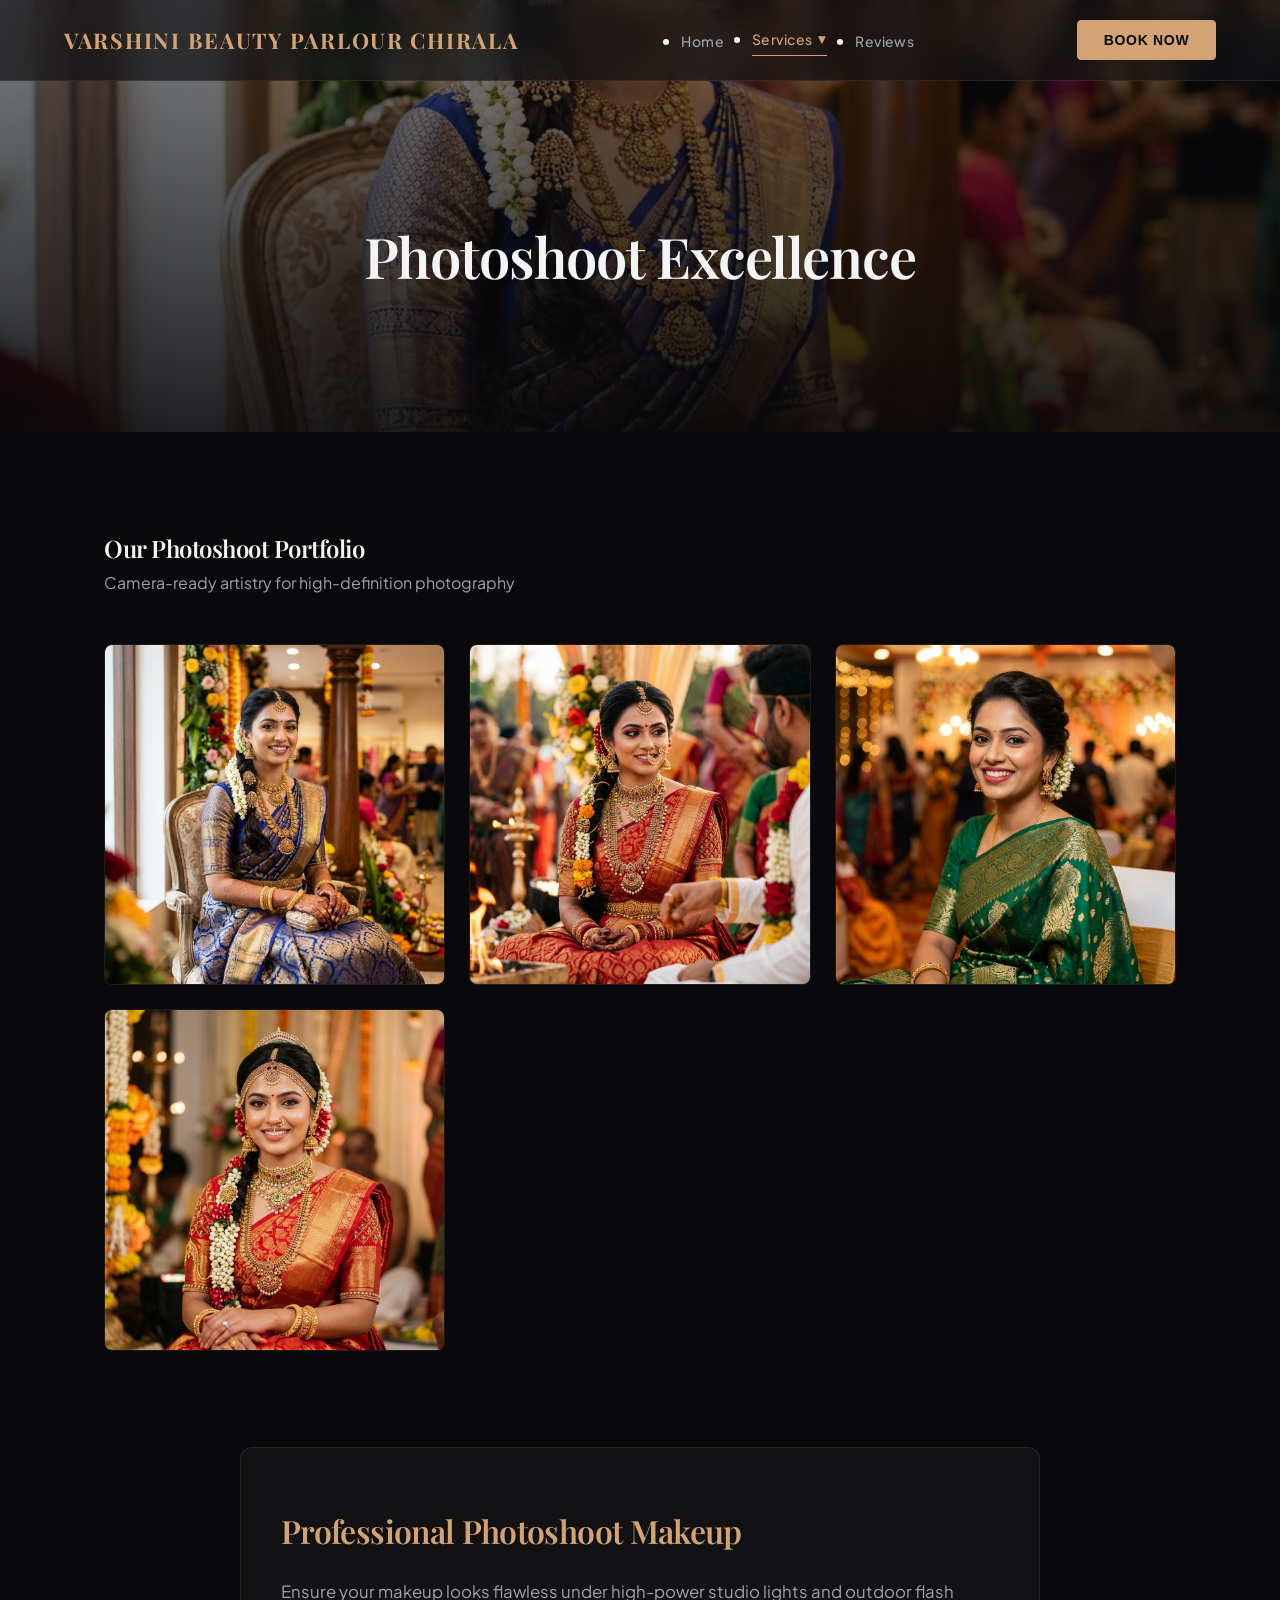
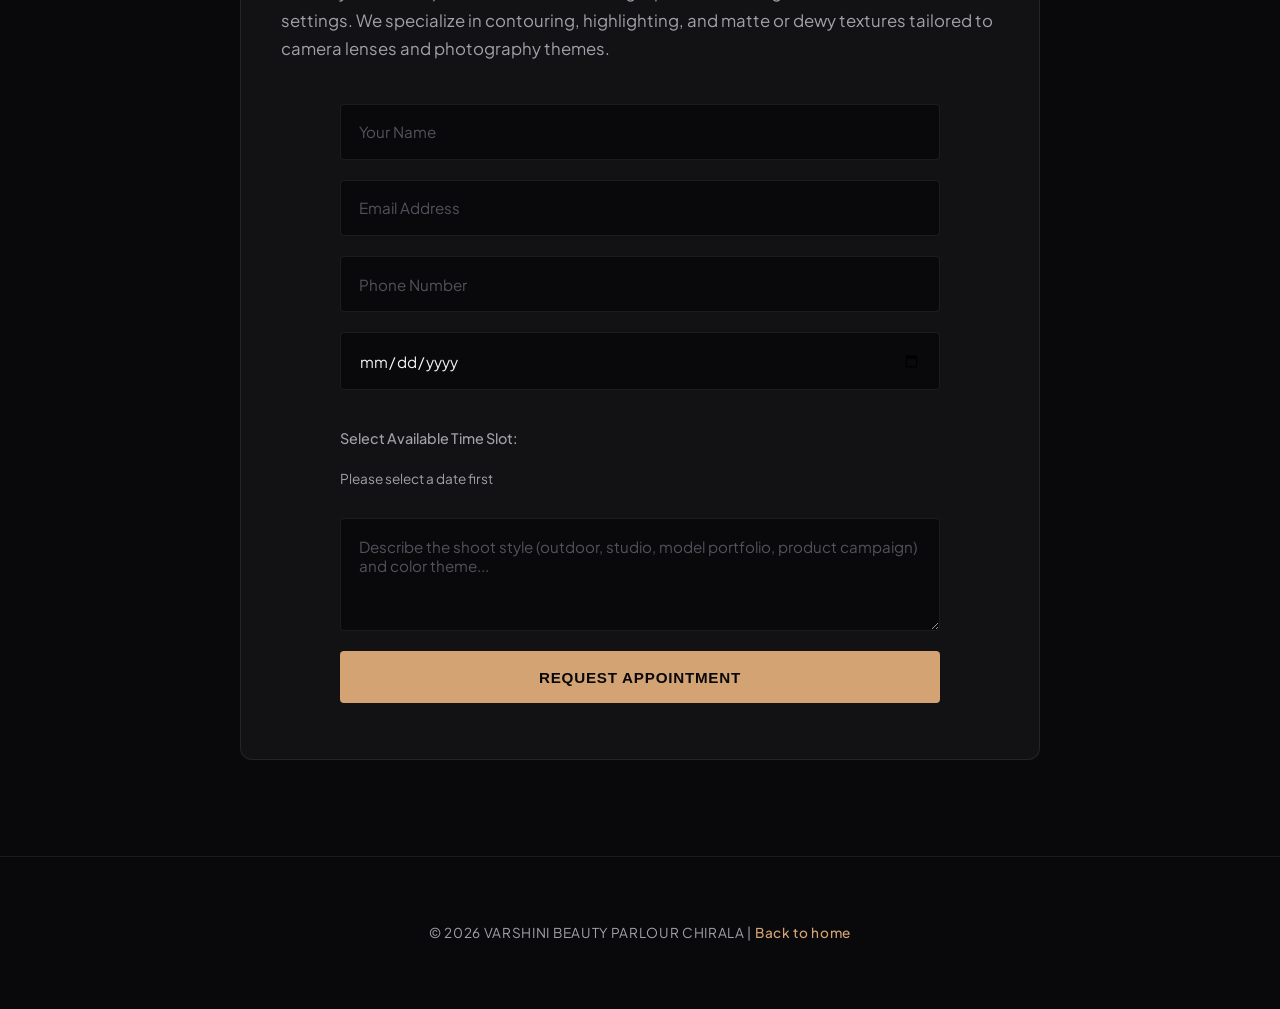
<file: photoshoot-makeup.html>
<!DOCTYPE html>
<html lang="en">
<head>
    <meta charset="utf-8"/>
    <meta name="viewport" content="width=device-width, initial-scale=1"/>
    <title>Photoshoot Makeup | VARSHINI BEAUTY PARLOUR CHIRALA</title>
    <link rel="stylesheet" href="style.css" />
    <link rel="icon" type="image/x-icon" href="images/favicon.ico">
  <link rel="canonical" href="https://varshinibeautyparlourchirala.vercel.app/photoshoot-makeup.html" />
  <!-- Redirect GitHub Pages to Vercel (Primary Domain) -->
  <script>
    if (window.location.hostname.includes('github.io')) {
      const targetURL = window.location.href.replace('suhas882.github.io/PARLOUR', 'varshinibeautyparlourchirala.vercel.app');
      window.location.replace(targetURL);
    }
  </script>
</head>
<body>
    <header>
        <div class="logo">VARSHINI BEAUTY PARLOUR CHIRALA</div>
        <ul class="nav-links">
      <li><a href="index.html">Home</a></li>
      <li class="dropdown">
        <a class="dropdown-trigger">Services <span class="arrow">▼</span></a>
        <ul class="dropdown-menu">
          <li><a href="hair-styling.html">Hair Styling</a></li>
          <li><a href="manicure-pedicure.html">Manicure & Pedicure</a></li>
          <li><a href="facials-skincare.html">Facials & Skincare</a></li>
          <li><a href="spa-packages.html">Spa Packages</a></li>
          <li><a href="bridal-makeup.html">Bridal Makeup</a></li>
          <li><a href="Marriage-makeup.html">Marriage Makeup</a></li>
          <li><a href="engagement-makeup.html">Engagement Makeup</a></li>
          <li><a href="party-makeup.html">Party Makeup</a></li>
          <li><a href="birthday.html">Birthday Makeup</a></li>
          <li><a href="photoshoot-makeup.html">Photoshoot Makeup</a></li>
          <li><a href="mature-functions.html">Half Saree Function</a></li>
          <li><a href="events.html">Events & Stalls</a></li>
        </ul>
      </li>
      <li><a href="https://share.google/j1UJa43TyOJhqfgnO" target="_blank" rel="noopener noreferrer">Reviews</a></li>
    </ul>
        <button id="openBookingModal" class="btn-book">Book Now</button>
    </header>

    <section class="subpage-hero" style="background-image: url('images/engagement_look.png');">
        <h1>Photoshoot Excellence</h1>
    </section>

    <main class="content">
        <section class="gallery-section fade-in-up">
            <h2>Our Photoshoot Portfolio</h2>
            <p style="color: var(--text-muted); margin-bottom: 2rem;">Camera-ready artistry for high-definition photography</p>
            <div class="gallery-grid">
                <div class="gallery-item"><img src="images/engagement_look.png" alt="Photoshoot Look 1"></div>
                <div class="gallery-item"><img src="images/bridal_saree_look.png" alt="Photoshoot Look 2"></div>
                <div class="gallery-item"><img src="images/party_makeup.png" alt="Photoshoot Look 3"></div>
                <div class="gallery-item"><img src="images/hero_bridal.png" alt="Photoshoot Look 4"></div>
            </div>
        </section>

        <div class="service-details fade-in-up">
            <h2>Professional Photoshoot Makeup</h2>
            <p>Ensure your makeup looks flawless under high-power studio lights and outdoor flash settings. We specialize in contouring, highlighting, and matte or dewy textures tailored to camera lenses and photography themes.</p>

            <form id="photoshootPageForm" action="https://hook.eu1.make.com/vsws8u75gg2c3345kpa3mipmmzl6y8ot" method="POST">
                <input name="name" type="text" placeholder="Your Name" required />
                <input name="email" type="email" placeholder="Email Address" required />
                <input name="phone" type="tel" placeholder="Phone Number" required />
                
                <div style="display: flex; gap: 10px;">
                    <input name="date" type="date" required style="flex: 1;" />
                    <input name="time" type="time" required style="flex: 1;" />
                </div>

                <input type="hidden" name="service" value="Photoshoot Makeup">

                <textarea name="message" rows="4" placeholder="Describe the shoot style (outdoor, studio, model portfolio, product campaign) and color theme..."></textarea>
                
                <button type="submit">Request Appointment</button>
            </form>
        </div>
    </main>

    <footer>
        &copy; 2026 VARSHINI BEAUTY PARLOUR CHIRALA | <a href="index.html">Back to home</a>
    </footer>

    <!-- Booking Modal -->
    <div id="bookingModalBackdrop" class="modal-backdrop">
      <div class="modal">
        <div class="modal-header">
          <h3 class="modal-title">Book with VARSHINI BEAUTY PARLOUR CHIRALA</h3>
          <button class="modal-close" id="modalCloseBtn">&times;</button>
        </div>
        <div class="modal-grid">
          <a class="book-option" href="tel:+919703384758">
            <div class="icon icon-call">📞</div>
            <div class="option-body">
                <strong>Call Now</strong>
                <span class="small">+91 97033 84758</span>
            </div>
          </a>
          <a class="book-option" target="_blank" href="https://wa.me/919703384758?text=Hi! I would like to book a Photoshoot Makeup session.">
            <div class="icon icon-whatsapp">💬</div>
            <div class="option-body">
                <strong>WhatsApp</strong>
                <span class="small">Chat & share references</span>
            </div>
          </a>
          <a class="book-option" target="_blank" href="https://www.instagram.com/ranjitha_chirala_makeup_artist?igsh=MXJxa2d5NXhjMjUxcQ==">
            <div class="icon icon-instagram">📸</div>
            <div class="option-body">
                <strong>Instagram</strong>
                <span class="small">DM our portfolio</span>
            </div>
          </a>
          <a class="book-option" href="mailto:majetiranjitha@gmail.com">
            <div class="icon icon-email">✉️</div>
            <div class="option-body">
                <strong>Email</strong>
                <span class="small">Send detailed requests</span>
            </div>
          </a>
          <a class="book-option" target="_blank" href="https://youtube.com/@chiralamakeupartist?si=A1fp4ObJGxCZFMre">
            <div class="icon icon-youtube">▶️</div>
            <div class="option-body">
                <strong>YouTube</strong>
                <span class="small">Watch our process</span>
            </div>
          </a>
          <a class="book-option" target="_blank" href="https://share.google/j1UJa43TyOJhqfgnO" rel="noopener noreferrer">
            <div class="icon" style="background: #4285F4;">⭐</div>
            <div class="option-body">
                <strong>Google Review</strong>
                <span class="small">Rate us 5-stars on Google Maps</span>
            </div>
          </a>
          <div id="openInlineForm" class="book-option" style="cursor: pointer;">
            <div class="icon icon-form" style="background: #f6ad55;">📝</div>
            <div class="option-body">
                <strong>Request Form</strong>
                <span class="small">Fill details below</span>
            </div>
          </div>
        </div>

        <div id="modalFormWrap" class="modal-form">
          <form id="modalBookingForm" action="https://hook.eu1.make.com/vsws8u75gg2c3345kpa3mipmmzl6y8ot" method="POST">
            <input name="name" type="text" placeholder="Your Name" required />
            <input name="phone" type="tel" placeholder="Phone Number" required />
            <input name="email" type="email" placeholder="Email" required />
            <input name="date" type="date" required />
            <input name="time" type="time" required />
            <input name="service" type="hidden" value="Photoshoot Makeup">
            <textarea name="message" rows="3" placeholder="Photoshoot details"></textarea>
            <button type="submit">Submit Request</button>
          </form>
          <div id="modalFormMsg" class="small" style="display:none; margin-top:0.5rem;"></div>
        </div>
      </div>
    </div>

    <script src="main.js"></script>
</body>
</html>
</file>
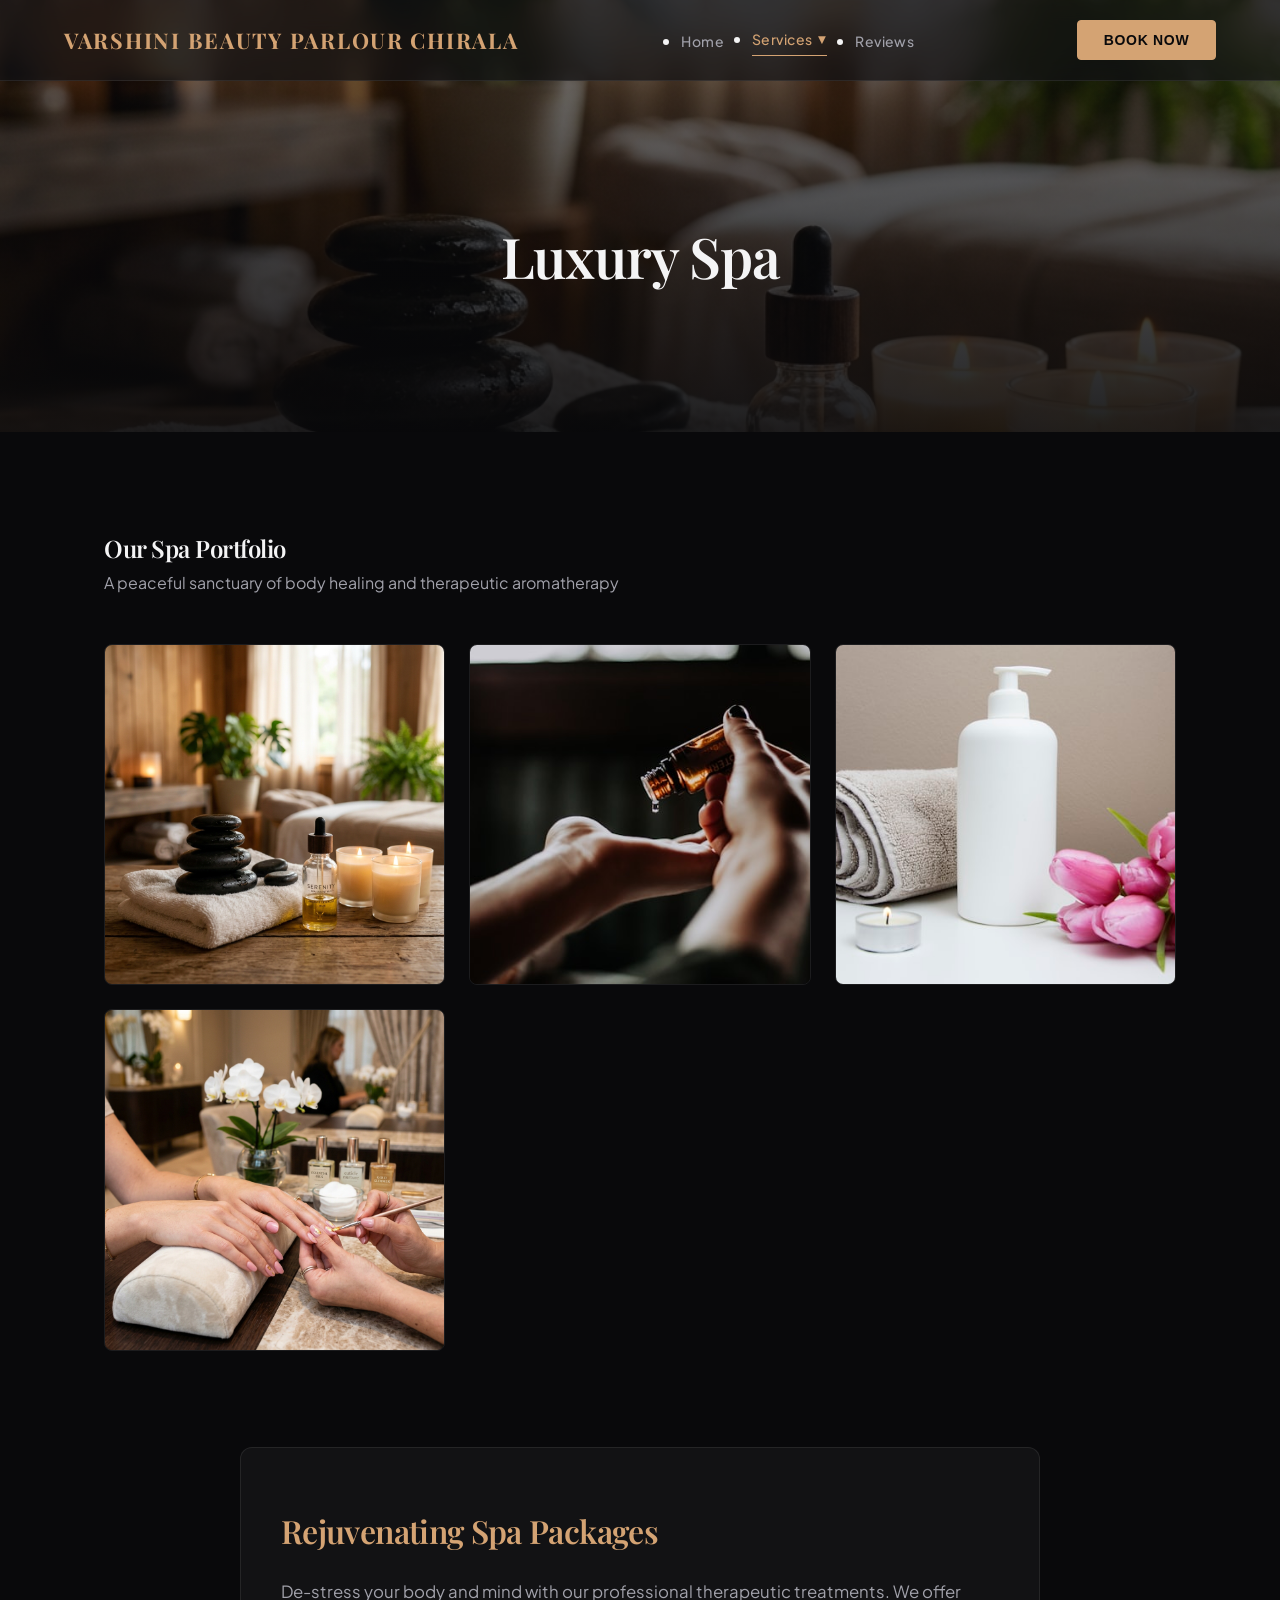
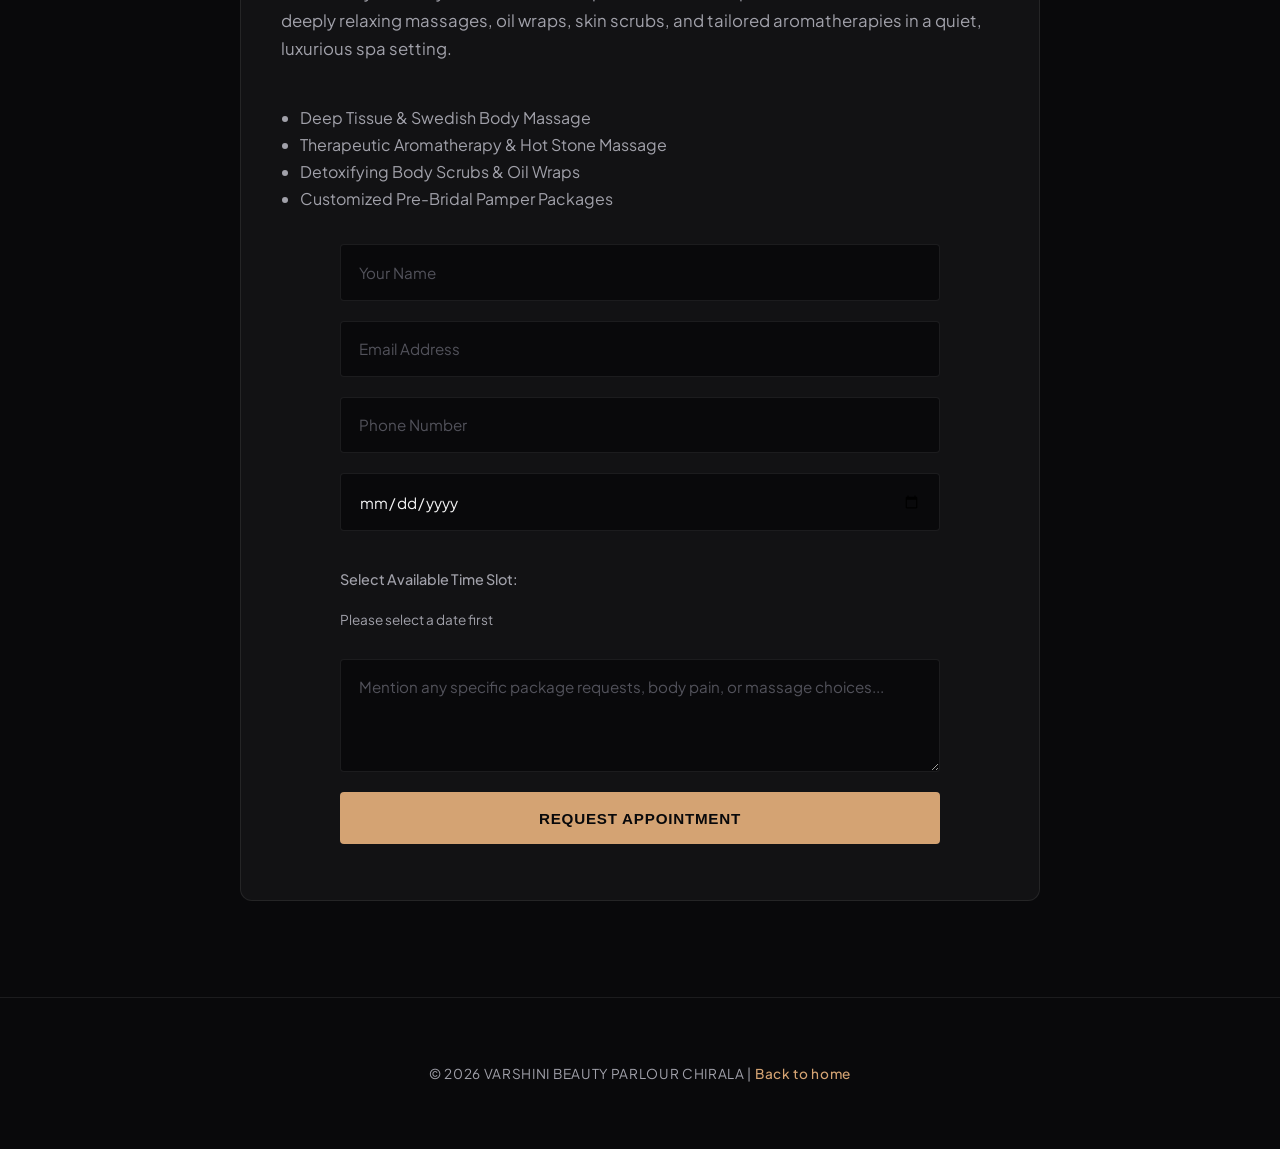
<file: spa-packages.html>
<!DOCTYPE html>
<html lang="en">
<head>
    <meta charset="utf-8"/>
    <meta name="viewport" content="width=device-width, initial-scale=1"/>
    <title>Spa Packages | VARSHINI BEAUTY PARLOUR CHIRALA</title>
    <link rel="stylesheet" href="style.css" />
    <link rel="icon" type="image/x-icon" href="images/favicon.ico">
  <link rel="canonical" href="https://varshinibeautyparlourchirala.vercel.app/spa-packages.html" />
  <!-- Redirect GitHub Pages to Vercel (Primary Domain) -->
  <script>
    if (window.location.hostname.includes('github.io')) {
      const targetURL = window.location.href.replace('suhas882.github.io/PARLOUR', 'varshinibeautyparlourchirala.vercel.app');
      window.location.replace(targetURL);
    }
  </script>
</head>
<body>
    <header>
        <div class="logo">VARSHINI BEAUTY PARLOUR CHIRALA</div>
        <ul class="nav-links">
      <li><a href="index.html">Home</a></li>
      <li class="dropdown">
        <a class="dropdown-trigger">Services <span class="arrow">▼</span></a>
        <ul class="dropdown-menu">
          <li><a href="hair-styling.html">Hair Styling</a></li>
          <li><a href="manicure-pedicure.html">Manicure & Pedicure</a></li>
          <li><a href="facials-skincare.html">Facials & Skincare</a></li>
          <li><a href="spa-packages.html">Spa Packages</a></li>
          <li><a href="bridal-makeup.html">Bridal Makeup</a></li>
          <li><a href="Marriage-makeup.html">Marriage Makeup</a></li>
          <li><a href="engagement-makeup.html">Engagement Makeup</a></li>
          <li><a href="party-makeup.html">Party Makeup</a></li>
          <li><a href="birthday.html">Birthday Makeup</a></li>
          <li><a href="photoshoot-makeup.html">Photoshoot Makeup</a></li>
          <li><a href="mature-functions.html">Half Saree Function</a></li>
          <li><a href="events.html">Events & Stalls</a></li>
        </ul>
      </li>
      <li><a href="https://share.google/j1UJa43TyOJhqfgnO" target="_blank" rel="noopener noreferrer">Reviews</a></li>
    </ul>
        <button id="openBookingModal" class="btn-book">Book Now</button>
    </header>

    <section class="subpage-hero" style="background-image: url('images/spa_massage.png');">
        <h1>Luxury Spa</h1>
    </section>

    <main class="content">
        <section class="gallery-section fade-in-up">
            <h2>Our Spa Portfolio</h2>
            <p style="color: var(--text-muted); margin-bottom: 2rem;">A peaceful sanctuary of body healing and therapeutic aromatherapy</p>
            <div class="gallery-grid">
                <div class="gallery-item"><img src="images/spa_massage.png" alt="Spa Look 1"></div>
                <div class="gallery-item"><img src="images/spa_stones.png" alt="Spa Look 2"></div>
                <div class="gallery-item"><img src="images/spa_candles.png" alt="Spa Look 3"></div>
                <div class="gallery-item"><img src="images/manicure_nails.png" alt="Spa Look 4"></div>
            </div>
        </section>

        <div class="service-details fade-in-up">
            <h2>Rejuvenating Spa Packages</h2>
            <p>De-stress your body and mind with our professional therapeutic treatments. We offer deeply relaxing massages, oil wraps, skin scrubs, and tailored aromatherapies in a quiet, luxurious spa setting.</p>
            <ul style="margin:1rem 0 2rem 0; padding-left: 1.2rem; color: var(--text-muted);">
                <li>Deep Tissue & Swedish Body Massage</li>
                <li>Therapeutic Aromatherapy & Hot Stone Massage</li>
                <li>Detoxifying Body Scrubs & Oil Wraps</li>
                <li>Customized Pre-Bridal Pamper Packages</li>
            </ul>

            <form id="spaPageForm" action="https://hook.eu1.make.com/vsws8u75gg2c3345kpa3mipmmzl6y8ot" method="POST">
                <input name="name" type="text" placeholder="Your Name" required />
                <input name="email" type="email" placeholder="Email Address" required />
                <input name="phone" type="tel" placeholder="Phone Number" required />
                
                <div style="display: flex; gap: 10px;">
                    <input name="date" type="date" required style="flex: 1;" />
                    <input name="time" type="time" required style="flex: 1;" />
                </div>

                <input type="hidden" name="service" value="Spa Packages">

                <textarea name="message" rows="4" placeholder="Mention any specific package requests, body pain, or massage choices..."></textarea>
                
                <button type="submit">Request Appointment</button>
            </form>
        </div>
    </main>

    <footer>
        &copy; 2026 VARSHINI BEAUTY PARLOUR CHIRALA | <a href="index.html">Back to home</a>
    </footer>

    <!-- Booking Modal -->
    <div id="bookingModalBackdrop" class="modal-backdrop">
      <div class="modal">
        <div class="modal-header">
          <h3 class="modal-title">Book with VARSHINI BEAUTY PARLOUR CHIRALA</h3>
          <button class="modal-close" id="modalCloseBtn">&times;</button>
        </div>
        <div class="modal-grid">
          <a class="book-option" href="tel:+919703384758">
            <div class="icon icon-call">📞</div>
            <div class="option-body">
                <strong>Call Now</strong>
                <span class="small">+91 97033 84758</span>
            </div>
          </a>
          <a class="book-option" target="_blank" href="https://wa.me/919703384758?text=Hi! I want to book a Spa session.">
            <div class="icon icon-whatsapp">💬</div>
            <div class="option-body">
                <strong>WhatsApp</strong>
                <span class="small">Chat & share photos</span>
            </div>
          </a>
          <a class="book-option" target="_blank" href="https://www.instagram.com/ranjitha_chirala_makeup_artist?igsh=MXJxa2d5NXhjMjUxcQ==">
            <div class="icon icon-instagram">📸</div>
            <div class="option-body">
                <strong>Instagram</strong>
                <span class="small">DM our portfolio</span>
            </div>
          </a>
          <a class="book-option" href="mailto:majetiranjitha@gmail.com">
            <div class="icon icon-email">✉️</div>
            <div class="option-body">
                <strong>Email</strong>
                <span class="small">Send detailed requests</span>
            </div>
          </a>
          <a class="book-option" target="_blank" href="https://youtube.com/@chiralamakeupartist?si=A1fp4ObJGxCZFMre">
            <div class="icon icon-youtube">▶️</div>
            <div class="option-body">
                <strong>YouTube</strong>
                <span class="small">Watch our process</span>
            </div>
          </a>
          <a class="book-option" target="_blank" href="https://share.google/j1UJa43TyOJhqfgnO" rel="noopener noreferrer">
            <div class="icon" style="background: #4285F4;">⭐</div>
            <div class="option-body">
                <strong>Google Review</strong>
                <span class="small">Rate us 5-stars on Google Maps</span>
            </div>
          </a>
          <div id="openInlineForm" class="book-option" style="cursor: pointer;">
            <div class="icon icon-form" style="background: #f6ad55;">📝</div>
            <div class="option-body">
                <strong>Request Form</strong>
                <span class="small">Fill details below</span>
            </div>
          </div>
        </div>

        <div id="modalFormWrap" class="modal-form">
          <form id="modalBookingForm" action="https://hook.eu1.make.com/vsws8u75gg2c3345kpa3mipmmzl6y8ot" method="POST">
            <input name="name" type="text" placeholder="Your Name" required />
            <input name="phone" type="tel" placeholder="Phone Number" required />
            <input name="email" type="email" placeholder="Email" required />
            <input name="date" type="date" required />
            <input name="time" type="time" required />
            <input name="service" type="hidden" value="Spa Packages">
            <textarea name="message" rows="3" placeholder="Additional details"></textarea>
            <button type="submit">Submit Request</button>
          </form>
          <div id="modalFormMsg" class="small" style="display:none; margin-top:0.5rem;"></div>
        </div>
      </div>
    </div>

    <script src="main.js"></script>
</body>
</html>
</file>
<file: style.css>
@import url('https://fonts.googleapis.com/css2?family=Playfair+Display:ital,wght@0,400..900;1,400..900&family=Plus+Jakarta+Sans:ital,wght@0,200..800;1,200..800&display=swap');

:root {
    --primary: #D4A373;
    --primary-hover: #b88656;
    --primary-glow: rgba(212, 163, 115, 0.2);
    --bg-dark: #09090b;
    --bg-surface: #121214;
    --bg-surface-hover: #1c1c1f;
    --border-color: rgba(255, 255, 255, 0.08);
    --border-color-active: rgba(212, 163, 115, 0.4);
    --text-main: #f4f4f5;
    --text-muted: #a1a1aa;
    --text-inverse: #09090b;
    --font-serif: 'Playfair Display', Georgia, serif;
    --font-sans: 'Plus Jakarta Sans', system-ui, -apple-system, sans-serif;
    --ease-custom: cubic-bezier(0.16, 1, 0.3, 1);
    --glass-bg: rgba(18, 18, 20, 0.7);
    --glass-blur: blur(16px);
}

/* Reset and Globals */
* {
    margin: 0;
    padding: 0;
    box-sizing: border-box;
}

html {
    scroll-behavior: smooth;
}

body {
    font-family: var(--font-sans);
    background-color: var(--bg-dark);
    color: var(--text-main);
    line-height: 1.7;
    overflow-x: hidden;
    -webkit-font-smoothing: antialiased;
}

a {
    text-decoration: none;
    color: inherit;
    transition: all 0.3s var(--ease-custom);
}

/* Typography */
h1, h2, h3, h4 {
    font-family: var(--font-serif);
    font-weight: 600;
    letter-spacing: -0.02em;
}

/* Header & Nav */
header {
    position: fixed;
    top: 0;
    left: 0;
    width: 100%;
    z-index: 1000;
    display: flex;
    justify-content: space-between;
    align-items: center;
    padding: 1.25rem 5%;
    background: var(--glass-bg);
    backdrop-filter: var(--glass-blur);
    -webkit-backdrop-filter: var(--glass-blur);
    border-bottom: 1px solid var(--border-color);
    transition: all 0.4s var(--ease-custom);
    pointer-events: auto;
}

header.scrolled {
    padding: 0.85rem 5%;
    background: rgba(9, 9, 11, 0.9);
    border-bottom: 1px solid rgba(255, 255, 255, 0.05);
    box-shadow: 0 10px 30px rgba(0, 0, 0, 0.5);
}

.logo {
    font-family: var(--font-serif);
    font-size: 1.35rem;
    font-weight: 700;
    color: var(--primary);
    letter-spacing: 0.08em;
    text-transform: uppercase;
    position: relative;
    z-index: 1010;
    pointer-events: auto;
}

.nav-links {
    display: flex;
    gap: 1.75rem;
    align-items: center;
    position: relative;
    z-index: 1010;
    pointer-events: auto;
}

.nav-links a {
    font-size: 0.875rem;
    font-weight: 500;
    color: var(--text-muted);
    letter-spacing: 0.03em;
    position: relative;
    padding: 0.25rem 0;
    z-index: 1010;
    pointer-events: auto;
}

.nav-links a::after {
    content: '';
    position: absolute;
    bottom: 0;
    left: 0;
    width: 0;
    height: 1px;
    background-color: var(--primary);
    transition: width 0.3s var(--ease-custom);
}

.nav-links a:hover {
    color: var(--text-main);
}

.nav-links a:hover::after {
    width: 100%;
}

.nav-links a.active {
    color: var(--primary);
}

.nav-links a.active::after {
    width: 100%;
}

/* Action Buttons */
.btn-book {
    background-color: var(--primary);
    color: var(--text-inverse);
    padding: 0.7rem 1.6rem;
    border-radius: 4px;
    font-weight: 600;
    font-size: 0.875rem;
    letter-spacing: 0.05em;
    text-transform: uppercase;
    border: 1px solid var(--primary);
    cursor: pointer;
    transition: all 0.3s var(--ease-custom);
}

.btn-book:hover {
    background-color: transparent;
    color: var(--primary);
    box-shadow: 0 0 15px var(--primary-glow);
}

.btn-secondary {
    background-color: transparent;
    color: var(--text-main);
    padding: 0.7rem 1.6rem;
    border-radius: 4px;
    font-weight: 600;
    font-size: 0.875rem;
    letter-spacing: 0.05em;
    text-transform: uppercase;
    border: 1px solid var(--border-color);
    cursor: pointer;
    transition: all 0.3s var(--ease-custom);
}

.btn-secondary:hover {
    border-color: var(--primary);
    color: var(--primary);
    box-shadow: 0 0 15px var(--primary-glow);
}

/* Hero Section */
.hero {
    min-height: 100vh;
    display: flex;
    align-items: center;
    justify-content: center;
    position: relative;
    background-size: cover;
    background-position: center;
    background-repeat: no-repeat;
    overflow: hidden;
}

.hero::before {
    content: '';
    position: absolute;
    inset: 0;
    background: linear-gradient(to bottom, rgba(9, 9, 11, 0.4) 0%, rgba(9, 9, 11, 0.8) 100%),
                linear-gradient(to top, rgba(9, 9, 11, 0.4) 0%, rgba(9, 9, 11, 0.8) 100%);
    z-index: 1;
}

.hero-content {
    max-width: 900px;
    padding: 2rem;
    text-align: center;
    position: relative;
    z-index: 2;
}

.hero-content h1 {
    font-size: 4rem;
    line-height: 1.15;
    margin-bottom: 1.5rem;
    color: var(--text-main);
    text-shadow: 0 10px 30px rgba(0, 0, 0, 0.5);
}

.hero-content p {
    font-size: 1.2rem;
    color: var(--text-muted);
    max-width: 640px;
    margin: 0 auto 2.5rem auto;
}

.hero-cta {
    display: flex;
    justify-content: center;
    gap: 1rem;
}

/* Services Page Hero */
.subpage-hero {
    height: 48vh;
    display: flex;
    align-items: center;
    justify-content: center;
    position: relative;
    background-size: cover;
    background-position: center;
    padding-top: 80px;
}

.subpage-hero::before {
    content: '';
    position: absolute;
    inset: 0;
    background: linear-gradient(to bottom, rgba(9, 9, 11, 0.5) 0%, rgba(9, 9, 11, 0.9) 100%);
    z-index: 1;
}

.subpage-hero h1 {
    font-size: 3.5rem;
    position: relative;
    z-index: 2;
    text-align: center;
}

/* Menu/Services Section */
.services {
    padding: 7rem 5%;
}

.section-title {
    text-align: center;
    margin-bottom: 4.5rem;
}

.section-title h2 {
    font-size: 2.85rem;
    margin-bottom: 0.75rem;
    color: var(--primary);
}

.section-title p {
    color: var(--text-muted);
    font-size: 1.05rem;
    letter-spacing: 0.05em;
    text-transform: uppercase;
}

.services-grid {
    display: grid;
    grid-template-columns: repeat(auto-fit, minmax(300px, 1fr));
    gap: 2rem;
    max-width: 1200px;
    margin: 0 auto;
}

.service-card {
    background-color: var(--bg-surface);
    border: 1px solid var(--border-color);
    padding: 2.5rem 2rem;
    border-radius: 8px;
    transition: all 0.4s var(--ease-custom);
    display: flex;
    flex-direction: column;
    height: 100%;
}

.service-card:hover {
    transform: translateY(-8px);
    border-color: var(--primary);
    box-shadow: 0 12px 30px rgba(212, 163, 115, 0.1);
}

.service-icon {
    font-size: 2.25rem;
    margin-bottom: 1.5rem;
    color: var(--primary);
}

.service-card h3 {
    font-size: 1.4rem;
    margin-bottom: 0.85rem;
    color: var(--text-main);
}

.service-card p {
    font-size: 0.95rem;
    color: var(--text-muted);
    margin-bottom: 1.5rem;
    flex-grow: 1;
}

.service-card-link {
    font-size: 0.875rem;
    font-weight: 600;
    color: var(--primary);
    display: flex;
    align-items: center;
    gap: 0.5rem;
}

.service-card-link::after {
    content: '→';
    transition: transform 0.3s;
}

.service-card:hover .service-card-link::after {
    transform: translateX(4px);
}

/* Portfolio Gallery */
.gallery-section {
    padding: 6rem 5%;
    max-width: 1200px;
    margin: 0 auto;
}

.gallery-grid {
    display: grid;
    grid-template-columns: repeat(auto-fit, minmax(260px, 1fr));
    gap: 1.5rem;
    margin-top: 3rem;
}

.gallery-item {
    aspect-ratio: 1 / 1;
    overflow: hidden;
    border-radius: 8px;
    border: 1px solid var(--border-color);
    position: relative;
}

.gallery-item img {
    width: 100%;
    height: 100%;
    object-fit: cover;
    transition: transform 0.6s var(--ease-custom);
}

.gallery-item::after {
    content: '';
    position: absolute;
    inset: 0;
    background: linear-gradient(to top, rgba(9, 9, 11, 0.8) 0%, transparent 60%);
    opacity: 0;
    transition: opacity 0.4s var(--ease-custom);
}

.gallery-item:hover img {
    transform: scale(1.08);
}

.gallery-item:hover::after {
    opacity: 1;
}

/* Service Details Section (Subpage specific content) */
.service-details {
    max-width: 800px;
    margin: 0 auto 6rem auto;
    background-color: var(--bg-surface);
    border: 1px solid var(--border-color);
    padding: 3.5rem 2.5rem;
    border-radius: 12px;
}

.service-details h2 {
    font-size: 2rem;
    color: var(--primary);
    margin-bottom: 1.25rem;
}

.service-details p {
    color: var(--text-muted);
    font-size: 1.05rem;
    margin-bottom: 2.5rem;
}

/* Contact / Form Section */
.contact {
    padding: 7rem 5%;
    background-color: #0c0c0e;
    border-top: 1px solid var(--border-color);
}

.contact h2 {
    font-size: 2.5rem;
    color: var(--primary);
    margin-bottom: 1rem;
    text-align: center;
}

.contact p {
    color: var(--text-muted);
    text-align: center;
    margin-bottom: 3.5rem;
}

form {
    display: flex;
    flex-direction: column;
    gap: 1.25rem;
    max-width: 600px;
    margin: 0 auto;
}

input, textarea, select {
    background-color: var(--bg-dark);
    border: 1px solid var(--border-color);
    padding: 1.1rem;
    color: var(--text-main);
    border-radius: 4px;
    font-family: var(--font-sans);
    font-size: 0.95rem;
    width: 100%;
    transition: all 0.3s var(--ease-custom);
}

input:focus, textarea:focus, select:focus {
    outline: none;
    border-color: var(--primary);
    box-shadow: 0 0 10px var(--primary-glow);
}

input::placeholder, textarea::placeholder {
    color: #52525b;
}

form button {
    background-color: var(--primary);
    color: var(--text-inverse);
    border: none;
    padding: 1.1rem;
    font-weight: 600;
    font-size: 0.95rem;
    letter-spacing: 0.05em;
    text-transform: uppercase;
    cursor: pointer;
    border-radius: 4px;
    transition: all 0.3s var(--ease-custom);
}

form button:hover {
    background-color: var(--primary-hover);
}

form button:disabled {
    background-color: var(--border-color);
    color: var(--text-muted);
    cursor: not-allowed;
}

/* Testimonials */
.testimonials {
    padding: 7rem 5%;
    border-top: 1px solid var(--border-color);
}

.testimonial-grid {
    display: grid;
    grid-template-columns: repeat(auto-fit, minmax(320px, 1fr));
    gap: 2rem;
    max-width: 1100px;
    margin: 3rem auto 0 auto;
}

.testimonial-card {
    background-color: var(--bg-surface);
    border: 1px solid var(--border-color);
    padding: 2.5rem;
    border-radius: 8px;
    position: relative;
}

.testimonial-quote {
    font-family: var(--font-serif);
    font-style: italic;
    font-size: 1.1rem;
    color: var(--text-main);
    margin-bottom: 1.5rem;
    position: relative;
    z-index: 2;
}

.testimonial-quote::before {
    content: '“';
    font-size: 4rem;
    color: rgba(212, 163, 115, 0.15);
    position: absolute;
    top: -2.5rem;
    left: -1rem;
    z-index: -1;
}

.testimonial-author {
    font-size: 0.9rem;
    color: var(--primary);
    font-weight: 600;
    letter-spacing: 0.05em;
    text-transform: uppercase;
}

/* Footer styling */
footer {
    padding: 4rem 5%;
    border-top: 1px solid var(--border-color);
    background-color: var(--bg-dark);
    text-align: center;
    color: var(--text-muted);
    font-size: 0.85rem;
    letter-spacing: 0.05em;
}

footer a {
    color: var(--primary);
    font-weight: 500;
}

footer a:hover {
    color: var(--text-main);
}

/* Modal styles */
.modal-backdrop {
    position: fixed;
    inset: 0;
    background: rgba(9, 9, 11, 0.85);
    backdrop-filter: blur(8px);
    display: none;
    align-items: center;
    justify-content: center;
    z-index: 2000;
    padding: 1rem;
}

.modal-backdrop.open {
    display: flex;
}

.modal {
    background: var(--bg-surface);
    border: 1px solid var(--border-color);
    width: 100%;
    max-width: 540px;
    border-radius: 8px;
    padding: 2rem;
    max-height: 90vh;
    overflow-y: auto;
    position: relative;
    box-shadow: 0 20px 50px rgba(0, 0, 0, 0.5);
    animation: modalReveal 0.4s var(--ease-custom);
}

@keyframes modalReveal {
    from {
        opacity: 0;
        transform: translateY(15px) scale(0.98);
    }
    to {
        opacity: 1;
        transform: translateY(0) scale(1);
    }
}

.modal-header {
    display: flex;
    justify-content: space-between;
    align-items: flex-start;
    margin-bottom: 1.5rem;
    border-bottom: 1px solid var(--border-color);
    padding-bottom: 1rem;
}

.modal-title {
    font-size: 1.6rem;
    color: var(--primary);
}

.modal-close {
    background: transparent;
    border: none;
    font-size: 1.75rem;
    color: var(--text-muted);
    cursor: pointer;
    transition: color 0.2s;
    line-height: 1;
}

.modal-close:hover {
    color: var(--text-main);
}

.modal-grid {
    display: grid;
    grid-template-columns: 1fr;
    gap: 0.75rem;
}

.book-option {
    display: flex;
    align-items: center;
    gap: 1rem;
    padding: 1rem;
    border-radius: 6px;
    border: 1px solid var(--border-color);
    background-color: var(--bg-dark);
    transition: all 0.3s var(--ease-custom);
}

.book-option:hover {
    border-color: var(--primary);
    background-color: var(--bg-surface-hover);
    transform: translateY(-2px);
}

.book-option .icon {
    width: 44px;
    height: 44px;
    border-radius: 50%;
    display: grid;
    place-items: center;
    font-size: 1.2rem;
    color: #fff;
    flex-shrink: 0;
}

.icon-call { background: #d4a373; }
.icon-whatsapp { background: #25D366; }
.icon-social { background: #E1306C; }
.icon-email { background: #EA4335; }
.icon-youtube { background: #FF0000; }
.icon-form { background: var(--primary); }

.option-body {
    flex-grow: 1;
}

.option-body strong {
    font-size: 1rem;
    color: var(--text-main);
    display: block;
}

.option-body .small {
    font-size: 0.8rem;
    color: var(--text-muted);
}

.modal-form {
    display: none;
    margin-top: 1.5rem;
    padding-top: 1.5rem;
    border-top: 1px dashed var(--border-color);
}

.modal-form input, .modal-form textarea, .modal-form select {
    margin-bottom: 0.75rem;
}

/* Animations */
.fade-in-up {
    opacity: 0;
    transform: translateY(20px);
    transition: opacity 0.8s var(--ease-custom), transform 0.8s var(--ease-custom);
}

.fade-in-up.in-view {
    opacity: 1;
    transform: translateY(0);
}

/* Responsive design overrides */
@media (max-width: 992px) {
    .hero-content h1 {
        font-size: 3rem;
    }
    .subpage-hero h1 {
        font-size: 2.8rem;
    }
}

@media (max-width: 768px) {
    header {
        padding: 1rem 5%;
    }
    
    .nav-links {
        display: none; /* In a full project, we'd make a burger, but we will make it elegant or simplified */
    }
    
    .hero-content h1 {
        font-size: 2.5rem;
    }
    
    .hero-cta {
        flex-direction: column;
        gap: 0.75rem;
    }
    
    .services-grid {
        grid-template-columns: 1fr;
    }
}

/* Dropdown Menu styling */
.nav-links li {
    position: relative;
}

.dropdown-trigger {
    display: flex;
    align-items: center;
    gap: 0.35rem;
    cursor: pointer;
}

.dropdown-trigger .arrow {
    font-size: 0.65rem;
    transition: transform 0.3s;
}

.nav-links li:hover .dropdown-trigger .arrow,
.nav-links li.open .dropdown-trigger .arrow {
    transform: rotate(180deg);
}

.dropdown-menu {
    position: absolute;
    top: 100%;
    left: 50%;
    transform: translateX(-50%) translateY(10px);
    background-color: var(--bg-surface);
    border: 1px solid var(--border-color);
    border-radius: 6px;
    padding: 0.75rem 0;
    min-width: 220px;
    display: none;
    box-shadow: 0 10px 30px rgba(0, 0, 0, 0.5);
    z-index: 1020;
    list-style: none;
}

.dropdown-menu li {
    width: 100%;
    text-align: left;
}

.dropdown-menu li a {
    display: block;
    padding: 0.6rem 1.5rem;
    font-size: 0.85rem;
    color: var(--text-muted);
    transition: all 0.2s var(--ease-custom);
    width: 100%;
    font-weight: 500;
}

.dropdown-menu li a::after {
    display: none !important; /* remove hover line under items */
}

.dropdown-menu li a:hover {
    color: var(--primary) !important;
    background-color: var(--bg-surface-hover);
    padding-left: 1.75rem; /* slight slide effect */
}

/* Show on hover or when open class is present */
.nav-links li:hover .dropdown-menu,
.nav-links li.open .dropdown-menu {
    display: block;
    animation: dropdownFadeIn 0.3s var(--ease-custom);
}


@keyframes dropdownFadeIn {
    from {
        opacity: 0;
        transform: translateX(-50%) translateY(15px);
    }
    to {
        opacity: 1;
        transform: translateX(-50%) translateY(10px);
    }
}

/* Time Slot Picker CSS */
.time-slots-container {
    margin-top: 1rem;
    display: flex;
    flex-direction: column;
    gap: 0.5rem;
    width: 100%;
}

.time-slots-label {
    font-size: 0.9rem;
    color: var(--text-muted);
    font-weight: 500;
}

.time-slots-grid {
    display: grid;
    grid-template-columns: repeat(auto-fill, minmax(100px, 1fr));
    gap: 0.6rem;
    width: 100%;
}

.time-slot-btn {
    background-color: var(--bg-surface);
    border: 1px solid var(--border-color);
    color: var(--text-main);
    padding: 0.75rem 0.5rem;
    text-align: center;
    border-radius: 4px;
    font-size: 0.85rem;
    font-weight: 600;
    cursor: pointer;
    transition: all 0.2s ease;
    font-family: var(--font-sans);
}

.time-slot-btn:hover:not(:disabled) {
    border-color: var(--primary);
    background-color: var(--primary-glow);
    color: var(--primary);
}

.time-slot-btn.selected {
    background-color: var(--primary) !important;
    border-color: var(--primary) !important;
    color: var(--text-inverse) !important;
}

.time-slot-btn:disabled {
    background-color: rgba(255, 255, 255, 0.02) !important;
    border-color: rgba(255, 255, 255, 0.04) !important;
    color: #4b5563 !important;
    cursor: not-allowed;
}

.time-slot-btn.past {
    text-decoration: line-through;
    opacity: 0.5;
}
</file>
